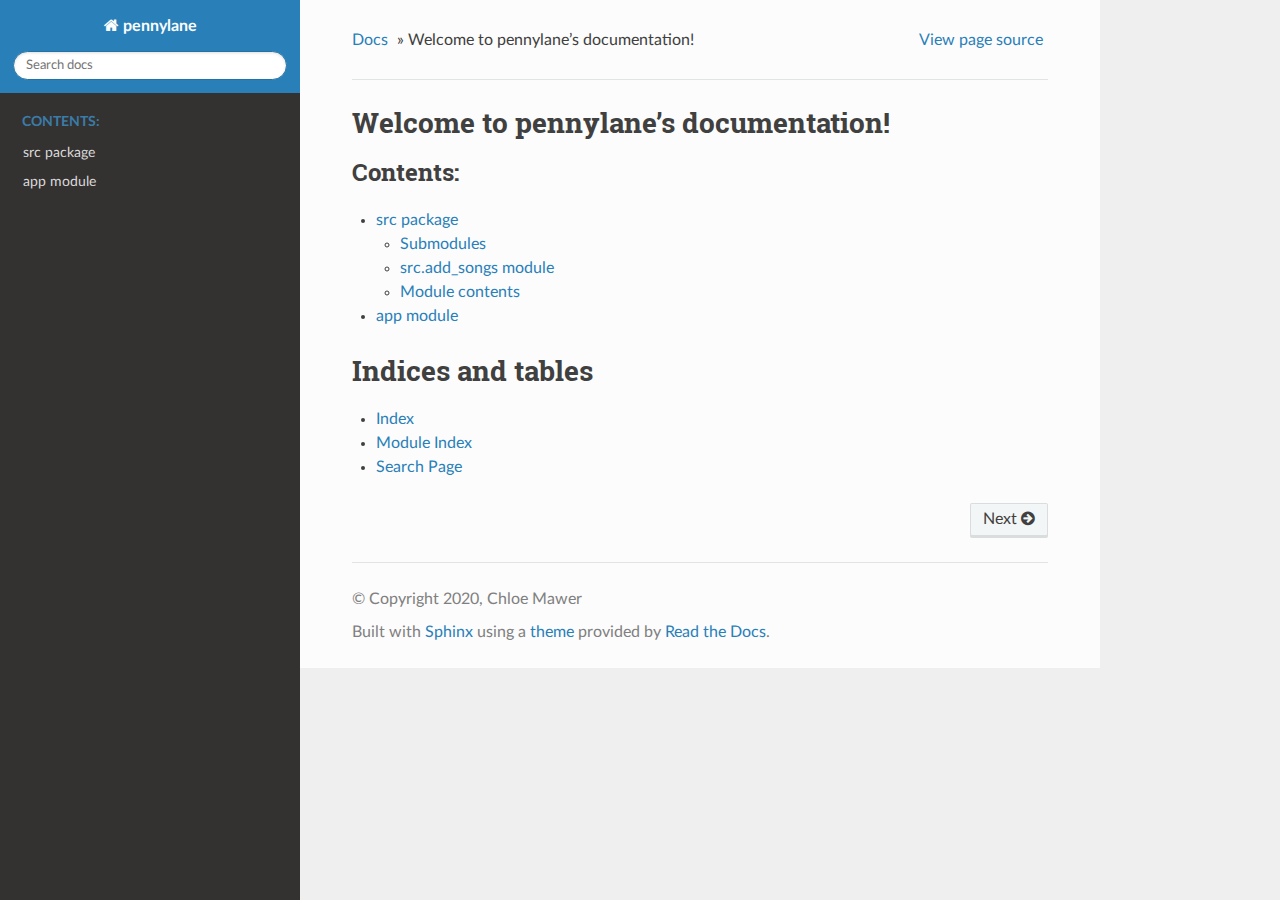
<file: docs/build/html/index.html>
<!DOCTYPE html>
<!--[if IE 8]><html class="no-js lt-ie9" lang="en" > <![endif]-->
<!--[if gt IE 8]><!--> <html class="no-js" lang="en" > <!--<![endif]-->
<head>
  <meta charset="utf-8">
  
  <meta name="viewport" content="width=device-width, initial-scale=1.0">
  
  <title>Welcome to pennylane’s documentation! &mdash; pennylane 0.1 documentation</title>
  

  
  
  
  

  
  <script type="text/javascript" src="_static/js/modernizr.min.js"></script>
  
    
      <script type="text/javascript" id="documentation_options" data-url_root="./" src="_static/documentation_options.js"></script>
        <script src="_static/jquery.js"></script>
        <script src="_static/underscore.js"></script>
        <script src="_static/doctools.js"></script>
        <script src="_static/language_data.js"></script>
    
    <script type="text/javascript" src="_static/js/theme.js"></script>

    

  
  <link rel="stylesheet" href="_static/css/theme.css" type="text/css" />
  <link rel="stylesheet" href="_static/pygments.css" type="text/css" />
    <link rel="index" title="Index" href="genindex.html" />
    <link rel="search" title="Search" href="search.html" />
    <link rel="next" title="src package" href="src.html" /> 
</head>

<body class="wy-body-for-nav">

   
  <div class="wy-grid-for-nav">
    
    <nav data-toggle="wy-nav-shift" class="wy-nav-side">
      <div class="wy-side-scroll">
        <div class="wy-side-nav-search" >
          

          
            <a href="#" class="icon icon-home"> pennylane
          

          
          </a>

          
            
            
          

          
<div role="search">
  <form id="rtd-search-form" class="wy-form" action="search.html" method="get">
    <input type="text" name="q" placeholder="Search docs" />
    <input type="hidden" name="check_keywords" value="yes" />
    <input type="hidden" name="area" value="default" />
  </form>
</div>

          
        </div>

        <div class="wy-menu wy-menu-vertical" data-spy="affix" role="navigation" aria-label="main navigation">
          
            
            
              
            
            
              <p class="caption"><span class="caption-text">Contents:</span></p>
<ul>
<li class="toctree-l1"><a class="reference internal" href="src.html">src package</a></li>
<li class="toctree-l1"><a class="reference internal" href="app.html">app module</a></li>
</ul>

            
          
        </div>
      </div>
    </nav>

    <section data-toggle="wy-nav-shift" class="wy-nav-content-wrap">

      
      <nav class="wy-nav-top" aria-label="top navigation">
        
          <i data-toggle="wy-nav-top" class="fa fa-bars"></i>
          <a href="#">pennylane</a>
        
      </nav>


      <div class="wy-nav-content">
        
        <div class="rst-content">
        
          















<div role="navigation" aria-label="breadcrumbs navigation">

  <ul class="wy-breadcrumbs">
    
      <li><a href="#">Docs</a> &raquo;</li>
        
      <li>Welcome to pennylane’s documentation!</li>
    
    
      <li class="wy-breadcrumbs-aside">
        
            
            <a href="_sources/index.rst.txt" rel="nofollow"> View page source</a>
          
        
      </li>
    
  </ul>

  
  <hr/>
</div>
          <div role="main" class="document" itemscope="itemscope" itemtype="http://schema.org/Article">
           <div itemprop="articleBody">
            
  <div class="section" id="welcome-to-pennylane-s-documentation">
<h1>Welcome to pennylane’s documentation!<a class="headerlink" href="#welcome-to-pennylane-s-documentation" title="Permalink to this headline">¶</a></h1>
<div class="toctree-wrapper compound">
<p class="caption"><span class="caption-text">Contents:</span></p>
<ul>
<li class="toctree-l1"><a class="reference internal" href="src.html">src package</a><ul>
<li class="toctree-l2"><a class="reference internal" href="src.html#submodules">Submodules</a></li>
<li class="toctree-l2"><a class="reference internal" href="src.html#module-src.add_songs">src.add_songs module</a></li>
<li class="toctree-l2"><a class="reference internal" href="src.html#module-src">Module contents</a></li>
</ul>
</li>
<li class="toctree-l1"><a class="reference internal" href="app.html">app module</a></li>
</ul>
</div>
</div>
<div class="section" id="indices-and-tables">
<h1>Indices and tables<a class="headerlink" href="#indices-and-tables" title="Permalink to this headline">¶</a></h1>
<ul class="simple">
<li><p><a class="reference internal" href="genindex.html"><span class="std std-ref">Index</span></a></p></li>
<li><p><a class="reference internal" href="py-modindex.html"><span class="std std-ref">Module Index</span></a></p></li>
<li><p><a class="reference internal" href="search.html"><span class="std std-ref">Search Page</span></a></p></li>
</ul>
</div>


           </div>
           
          </div>
          <footer>
  
    <div class="rst-footer-buttons" role="navigation" aria-label="footer navigation">
      
        <a href="src.html" class="btn btn-neutral float-right" title="src package" accesskey="n" rel="next">Next <span class="fa fa-arrow-circle-right"></span></a>
      
      
    </div>
  

  <hr/>

  <div role="contentinfo">
    <p>
        &copy; Copyright 2020, Chloe Mawer

    </p>
  </div>
  Built with <a href="http://sphinx-doc.org/">Sphinx</a> using a <a href="https://github.com/rtfd/sphinx_rtd_theme">theme</a> provided by <a href="https://readthedocs.org">Read the Docs</a>. 

</footer>

        </div>
      </div>

    </section>

  </div>
  


  <script type="text/javascript">
      jQuery(function () {
          SphinxRtdTheme.Navigation.enable(true);
      });
  </script>

  
  
    
   

</body>
</html>
</file>
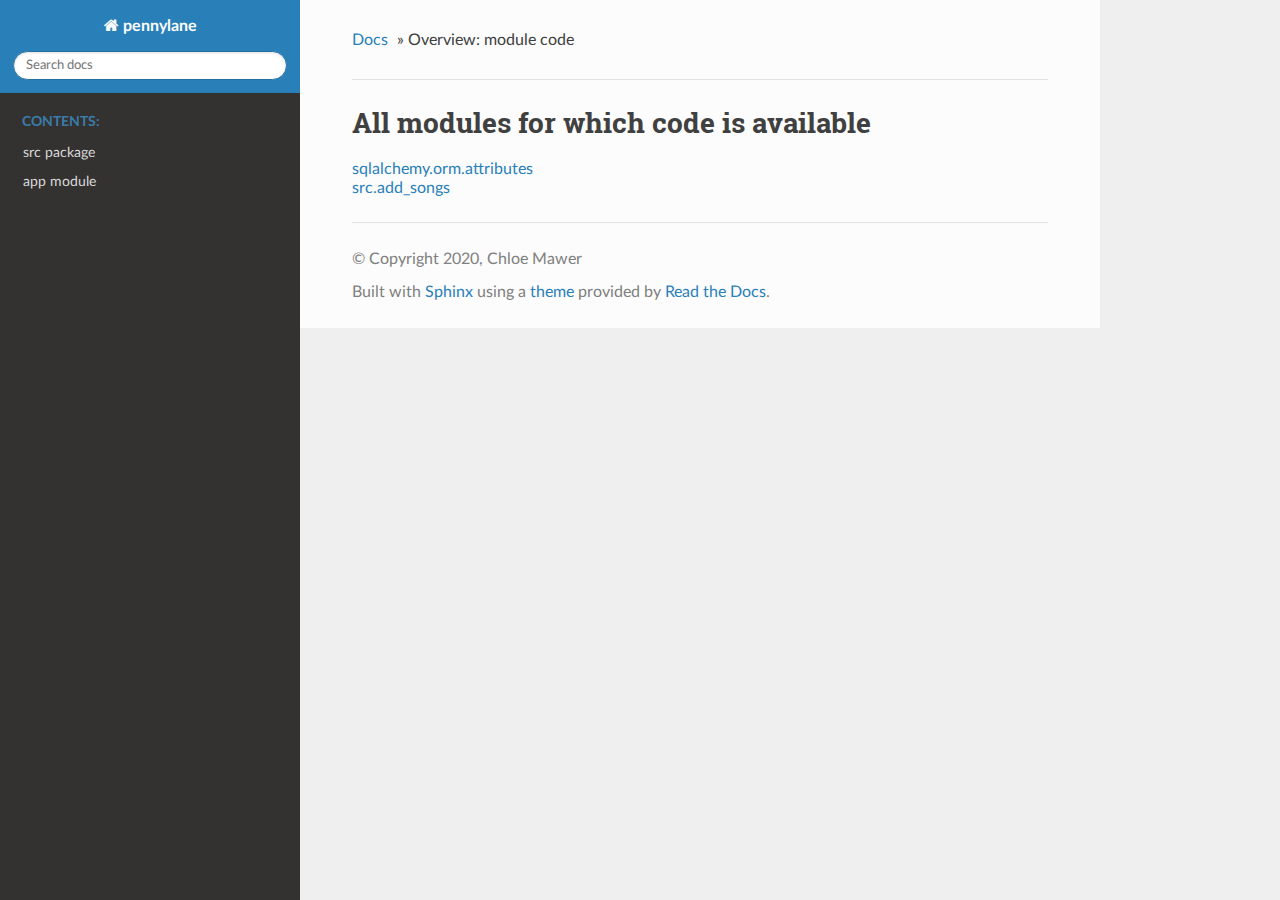
<file: docs/build/html/_modules/index.html>
<!DOCTYPE html>
<!--[if IE 8]><html class="no-js lt-ie9" lang="en" > <![endif]-->
<!--[if gt IE 8]><!--> <html class="no-js" lang="en" > <!--<![endif]-->
<head>
  <meta charset="utf-8">
  
  <meta name="viewport" content="width=device-width, initial-scale=1.0">
  
  <title>Overview: module code &mdash; pennylane 0.1 documentation</title>
  

  
  
  
  

  
  <script type="text/javascript" src="../_static/js/modernizr.min.js"></script>
  
    
      <script type="text/javascript" id="documentation_options" data-url_root="../" src="../_static/documentation_options.js"></script>
        <script src="../_static/jquery.js"></script>
        <script src="../_static/underscore.js"></script>
        <script src="../_static/doctools.js"></script>
        <script src="../_static/language_data.js"></script>
    
    <script type="text/javascript" src="../_static/js/theme.js"></script>

    

  
  <link rel="stylesheet" href="../_static/css/theme.css" type="text/css" />
  <link rel="stylesheet" href="../_static/pygments.css" type="text/css" />
    <link rel="index" title="Index" href="../genindex.html" />
    <link rel="search" title="Search" href="../search.html" /> 
</head>

<body class="wy-body-for-nav">

   
  <div class="wy-grid-for-nav">
    
    <nav data-toggle="wy-nav-shift" class="wy-nav-side">
      <div class="wy-side-scroll">
        <div class="wy-side-nav-search" >
          

          
            <a href="../index.html" class="icon icon-home"> pennylane
          

          
          </a>

          
            
            
          

          
<div role="search">
  <form id="rtd-search-form" class="wy-form" action="../search.html" method="get">
    <input type="text" name="q" placeholder="Search docs" />
    <input type="hidden" name="check_keywords" value="yes" />
    <input type="hidden" name="area" value="default" />
  </form>
</div>

          
        </div>

        <div class="wy-menu wy-menu-vertical" data-spy="affix" role="navigation" aria-label="main navigation">
          
            
            
              
            
            
              <p class="caption"><span class="caption-text">Contents:</span></p>
<ul>
<li class="toctree-l1"><a class="reference internal" href="../src.html">src package</a></li>
<li class="toctree-l1"><a class="reference internal" href="../app.html">app module</a></li>
</ul>

            
          
        </div>
      </div>
    </nav>

    <section data-toggle="wy-nav-shift" class="wy-nav-content-wrap">

      
      <nav class="wy-nav-top" aria-label="top navigation">
        
          <i data-toggle="wy-nav-top" class="fa fa-bars"></i>
          <a href="../index.html">pennylane</a>
        
      </nav>


      <div class="wy-nav-content">
        
        <div class="rst-content">
        
          















<div role="navigation" aria-label="breadcrumbs navigation">

  <ul class="wy-breadcrumbs">
    
      <li><a href="../index.html">Docs</a> &raquo;</li>
        
      <li>Overview: module code</li>
    
    
      <li class="wy-breadcrumbs-aside">
        
      </li>
    
  </ul>

  
  <hr/>
</div>
          <div role="main" class="document" itemscope="itemscope" itemtype="http://schema.org/Article">
           <div itemprop="articleBody">
            
  <h1>All modules for which code is available</h1>
<ul><li><a href="sqlalchemy/orm/attributes.html">sqlalchemy.orm.attributes</a></li>
<li><a href="src/add_songs.html">src.add_songs</a></li>
</ul>

           </div>
           
          </div>
          <footer>
  

  <hr/>

  <div role="contentinfo">
    <p>
        &copy; Copyright 2020, Chloe Mawer

    </p>
  </div>
  Built with <a href="http://sphinx-doc.org/">Sphinx</a> using a <a href="https://github.com/rtfd/sphinx_rtd_theme">theme</a> provided by <a href="https://readthedocs.org">Read the Docs</a>. 

</footer>

        </div>
      </div>

    </section>

  </div>
  


  <script type="text/javascript">
      jQuery(function () {
          SphinxRtdTheme.Navigation.enable(true);
      });
  </script>

  
  
    
   

</body>
</html>
</file>
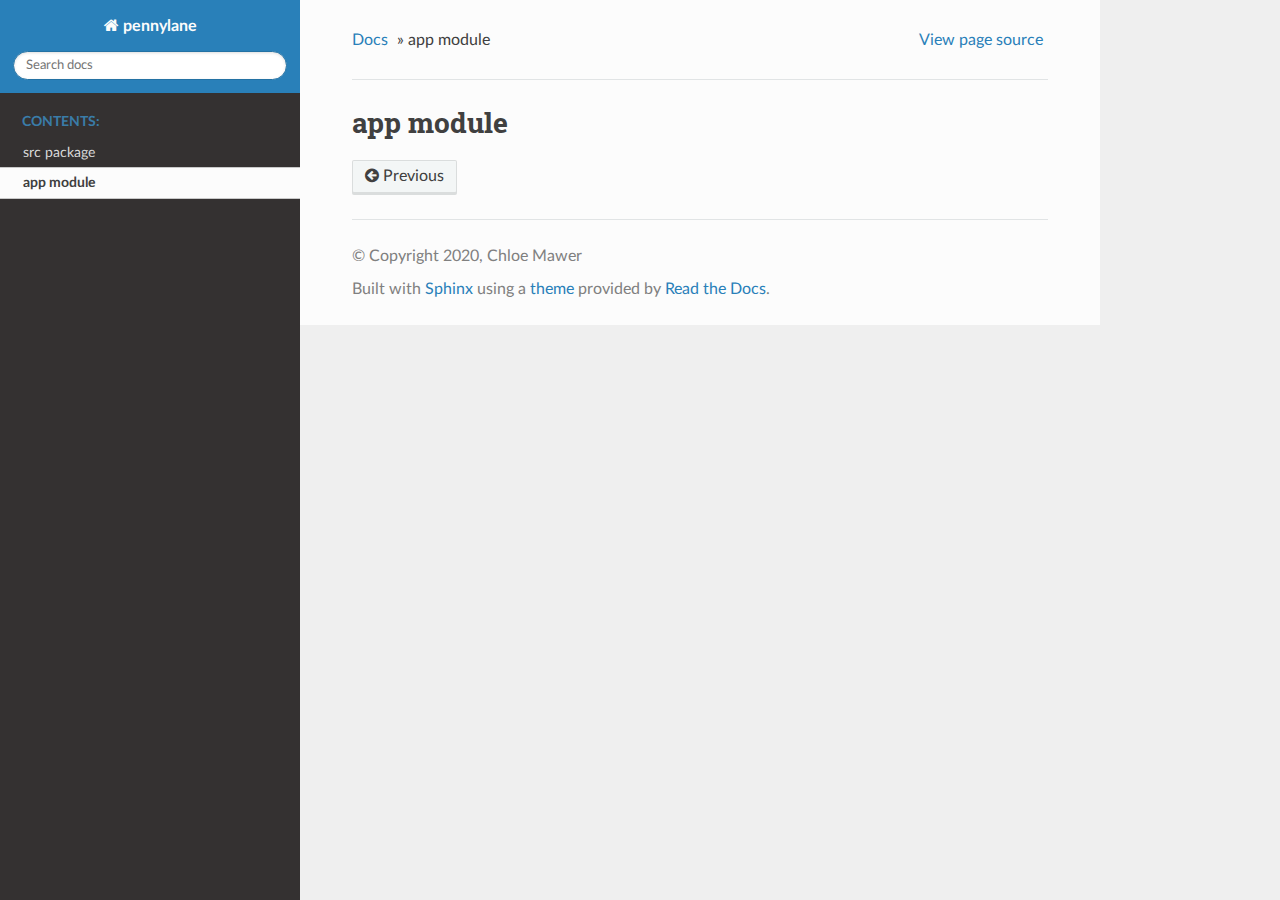
<file: docs/build/html/app.html>
<!DOCTYPE html>
<!--[if IE 8]><html class="no-js lt-ie9" lang="en" > <![endif]-->
<!--[if gt IE 8]><!--> <html class="no-js" lang="en" > <!--<![endif]-->
<head>
  <meta charset="utf-8">
  
  <meta name="viewport" content="width=device-width, initial-scale=1.0">
  
  <title>app module &mdash; pennylane 0.1 documentation</title>
  

  
  
  
  

  
  <script type="text/javascript" src="_static/js/modernizr.min.js"></script>
  
    
      <script type="text/javascript" id="documentation_options" data-url_root="./" src="_static/documentation_options.js"></script>
        <script src="_static/jquery.js"></script>
        <script src="_static/underscore.js"></script>
        <script src="_static/doctools.js"></script>
        <script src="_static/language_data.js"></script>
    
    <script type="text/javascript" src="_static/js/theme.js"></script>

    

  
  <link rel="stylesheet" href="_static/css/theme.css" type="text/css" />
  <link rel="stylesheet" href="_static/pygments.css" type="text/css" />
    <link rel="index" title="Index" href="genindex.html" />
    <link rel="search" title="Search" href="search.html" />
    <link rel="prev" title="src package" href="src.html" /> 
</head>

<body class="wy-body-for-nav">

   
  <div class="wy-grid-for-nav">
    
    <nav data-toggle="wy-nav-shift" class="wy-nav-side">
      <div class="wy-side-scroll">
        <div class="wy-side-nav-search" >
          

          
            <a href="index.html" class="icon icon-home"> pennylane
          

          
          </a>

          
            
            
          

          
<div role="search">
  <form id="rtd-search-form" class="wy-form" action="search.html" method="get">
    <input type="text" name="q" placeholder="Search docs" />
    <input type="hidden" name="check_keywords" value="yes" />
    <input type="hidden" name="area" value="default" />
  </form>
</div>

          
        </div>

        <div class="wy-menu wy-menu-vertical" data-spy="affix" role="navigation" aria-label="main navigation">
          
            
            
              
            
            
              <p class="caption"><span class="caption-text">Contents:</span></p>
<ul class="current">
<li class="toctree-l1"><a class="reference internal" href="src.html">src package</a></li>
<li class="toctree-l1 current"><a class="current reference internal" href="#">app module</a></li>
</ul>

            
          
        </div>
      </div>
    </nav>

    <section data-toggle="wy-nav-shift" class="wy-nav-content-wrap">

      
      <nav class="wy-nav-top" aria-label="top navigation">
        
          <i data-toggle="wy-nav-top" class="fa fa-bars"></i>
          <a href="index.html">pennylane</a>
        
      </nav>


      <div class="wy-nav-content">
        
        <div class="rst-content">
        
          















<div role="navigation" aria-label="breadcrumbs navigation">

  <ul class="wy-breadcrumbs">
    
      <li><a href="index.html">Docs</a> &raquo;</li>
        
      <li>app module</li>
    
    
      <li class="wy-breadcrumbs-aside">
        
            
            <a href="_sources/app.rst.txt" rel="nofollow"> View page source</a>
          
        
      </li>
    
  </ul>

  
  <hr/>
</div>
          <div role="main" class="document" itemscope="itemscope" itemtype="http://schema.org/Article">
           <div itemprop="articleBody">
            
  <div class="section" id="app-module">
<h1>app module<a class="headerlink" href="#app-module" title="Permalink to this headline">¶</a></h1>
</div>


           </div>
           
          </div>
          <footer>
  
    <div class="rst-footer-buttons" role="navigation" aria-label="footer navigation">
      
      
        <a href="src.html" class="btn btn-neutral float-left" title="src package" accesskey="p" rel="prev"><span class="fa fa-arrow-circle-left"></span> Previous</a>
      
    </div>
  

  <hr/>

  <div role="contentinfo">
    <p>
        &copy; Copyright 2020, Chloe Mawer

    </p>
  </div>
  Built with <a href="http://sphinx-doc.org/">Sphinx</a> using a <a href="https://github.com/rtfd/sphinx_rtd_theme">theme</a> provided by <a href="https://readthedocs.org">Read the Docs</a>. 

</footer>

        </div>
      </div>

    </section>

  </div>
  


  <script type="text/javascript">
      jQuery(function () {
          SphinxRtdTheme.Navigation.enable(true);
      });
  </script>

  
  
    
   

</body>
</html>
</file>
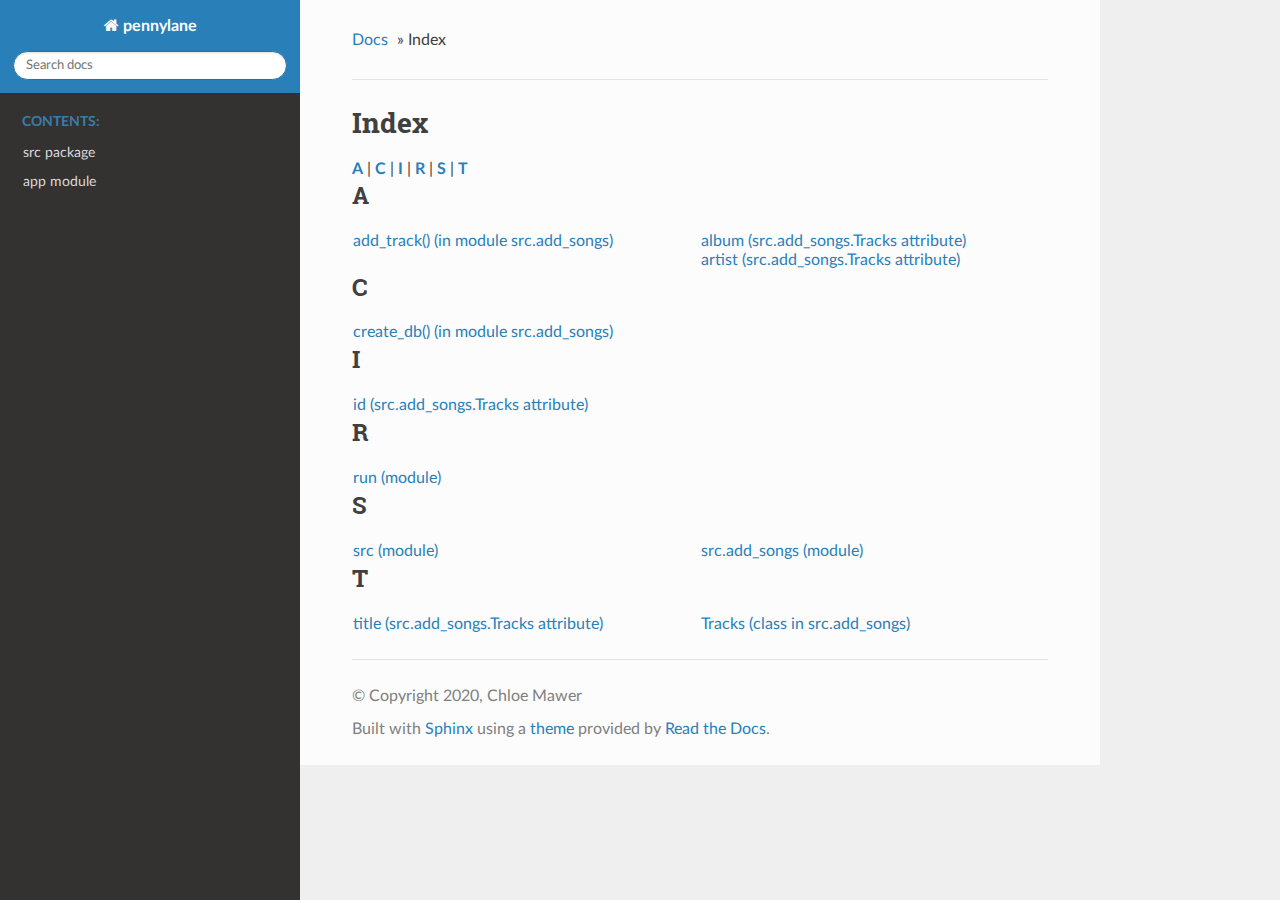
<file: docs/build/html/genindex.html>
<!DOCTYPE html>
<!--[if IE 8]><html class="no-js lt-ie9" lang="en" > <![endif]-->
<!--[if gt IE 8]><!--> <html class="no-js" lang="en" > <!--<![endif]-->
<head>
  <meta charset="utf-8">
  
  <meta name="viewport" content="width=device-width, initial-scale=1.0">
  
  <title>Index &mdash; pennylane 0.1 documentation</title>
  

  
  
  
  

  
  <script type="text/javascript" src="_static/js/modernizr.min.js"></script>
  
    
      <script type="text/javascript" id="documentation_options" data-url_root="./" src="_static/documentation_options.js"></script>
        <script src="_static/jquery.js"></script>
        <script src="_static/underscore.js"></script>
        <script src="_static/doctools.js"></script>
        <script src="_static/language_data.js"></script>
    
    <script type="text/javascript" src="_static/js/theme.js"></script>

    

  
  <link rel="stylesheet" href="_static/css/theme.css" type="text/css" />
  <link rel="stylesheet" href="_static/pygments.css" type="text/css" />
    <link rel="index" title="Index" href="#" />
    <link rel="search" title="Search" href="search.html" /> 
</head>

<body class="wy-body-for-nav">

   
  <div class="wy-grid-for-nav">
    
    <nav data-toggle="wy-nav-shift" class="wy-nav-side">
      <div class="wy-side-scroll">
        <div class="wy-side-nav-search" >
          

          
            <a href="index.html" class="icon icon-home"> pennylane
          

          
          </a>

          
            
            
          

          
<div role="search">
  <form id="rtd-search-form" class="wy-form" action="search.html" method="get">
    <input type="text" name="q" placeholder="Search docs" />
    <input type="hidden" name="check_keywords" value="yes" />
    <input type="hidden" name="area" value="default" />
  </form>
</div>

          
        </div>

        <div class="wy-menu wy-menu-vertical" data-spy="affix" role="navigation" aria-label="main navigation">
          
            
            
              
            
            
              <p class="caption"><span class="caption-text">Contents:</span></p>
<ul>
<li class="toctree-l1"><a class="reference internal" href="src.html">src package</a></li>
<li class="toctree-l1"><a class="reference internal" href="app.html">app module</a></li>
</ul>

            
          
        </div>
      </div>
    </nav>

    <section data-toggle="wy-nav-shift" class="wy-nav-content-wrap">

      
      <nav class="wy-nav-top" aria-label="top navigation">
        
          <i data-toggle="wy-nav-top" class="fa fa-bars"></i>
          <a href="index.html">pennylane</a>
        
      </nav>


      <div class="wy-nav-content">
        
        <div class="rst-content">
        
          















<div role="navigation" aria-label="breadcrumbs navigation">

  <ul class="wy-breadcrumbs">
    
      <li><a href="index.html">Docs</a> &raquo;</li>
        
      <li>Index</li>
    
    
      <li class="wy-breadcrumbs-aside">
        
            
        
      </li>
    
  </ul>

  
  <hr/>
</div>
          <div role="main" class="document" itemscope="itemscope" itemtype="http://schema.org/Article">
           <div itemprop="articleBody">
            

<h1 id="index">Index</h1>

<div class="genindex-jumpbox">
 <a href="#A"><strong>A</strong></a>
 | <a href="#C"><strong>C</strong></a>
 | <a href="#I"><strong>I</strong></a>
 | <a href="#R"><strong>R</strong></a>
 | <a href="#S"><strong>S</strong></a>
 | <a href="#T"><strong>T</strong></a>
 
</div>
<h2 id="A">A</h2>
<table style="width: 100%" class="indextable genindextable"><tr>
  <td style="width: 33%; vertical-align: top;"><ul>
      <li><a href="src.html#src.add_songs.add_track">add_track() (in module src.add_songs)</a>
</li>
  </ul></td>
  <td style="width: 33%; vertical-align: top;"><ul>
      <li><a href="src.html#src.add_songs.Tracks.album">album (src.add_songs.Tracks attribute)</a>
</li>
      <li><a href="src.html#src.add_songs.Tracks.artist">artist (src.add_songs.Tracks attribute)</a>
</li>
  </ul></td>
</tr></table>

<h2 id="C">C</h2>
<table style="width: 100%" class="indextable genindextable"><tr>
  <td style="width: 33%; vertical-align: top;"><ul>
      <li><a href="src.html#src.add_songs.create_db">create_db() (in module src.add_songs)</a>
</li>
  </ul></td>
</tr></table>

<h2 id="I">I</h2>
<table style="width: 100%" class="indextable genindextable"><tr>
  <td style="width: 33%; vertical-align: top;"><ul>
      <li><a href="src.html#src.add_songs.Tracks.id">id (src.add_songs.Tracks attribute)</a>
</li>
  </ul></td>
</tr></table>

<h2 id="R">R</h2>
<table style="width: 100%" class="indextable genindextable"><tr>
  <td style="width: 33%; vertical-align: top;"><ul>
      <li><a href="run.html#module-run">run (module)</a>
</li>
  </ul></td>
</tr></table>

<h2 id="S">S</h2>
<table style="width: 100%" class="indextable genindextable"><tr>
  <td style="width: 33%; vertical-align: top;"><ul>
      <li><a href="src.html#module-src">src (module)</a>
</li>
  </ul></td>
  <td style="width: 33%; vertical-align: top;"><ul>
      <li><a href="src.html#module-src.add_songs">src.add_songs (module)</a>
</li>
  </ul></td>
</tr></table>

<h2 id="T">T</h2>
<table style="width: 100%" class="indextable genindextable"><tr>
  <td style="width: 33%; vertical-align: top;"><ul>
      <li><a href="src.html#src.add_songs.Tracks.title">title (src.add_songs.Tracks attribute)</a>
</li>
  </ul></td>
  <td style="width: 33%; vertical-align: top;"><ul>
      <li><a href="src.html#src.add_songs.Tracks">Tracks (class in src.add_songs)</a>
</li>
  </ul></td>
</tr></table>



           </div>
           
          </div>
          <footer>
  

  <hr/>

  <div role="contentinfo">
    <p>
        &copy; Copyright 2020, Chloe Mawer

    </p>
  </div>
  Built with <a href="http://sphinx-doc.org/">Sphinx</a> using a <a href="https://github.com/rtfd/sphinx_rtd_theme">theme</a> provided by <a href="https://readthedocs.org">Read the Docs</a>. 

</footer>

        </div>
      </div>

    </section>

  </div>
  


  <script type="text/javascript">
      jQuery(function () {
          SphinxRtdTheme.Navigation.enable(true);
      });
  </script>

  
  
    
   

</body>
</html>
</file>
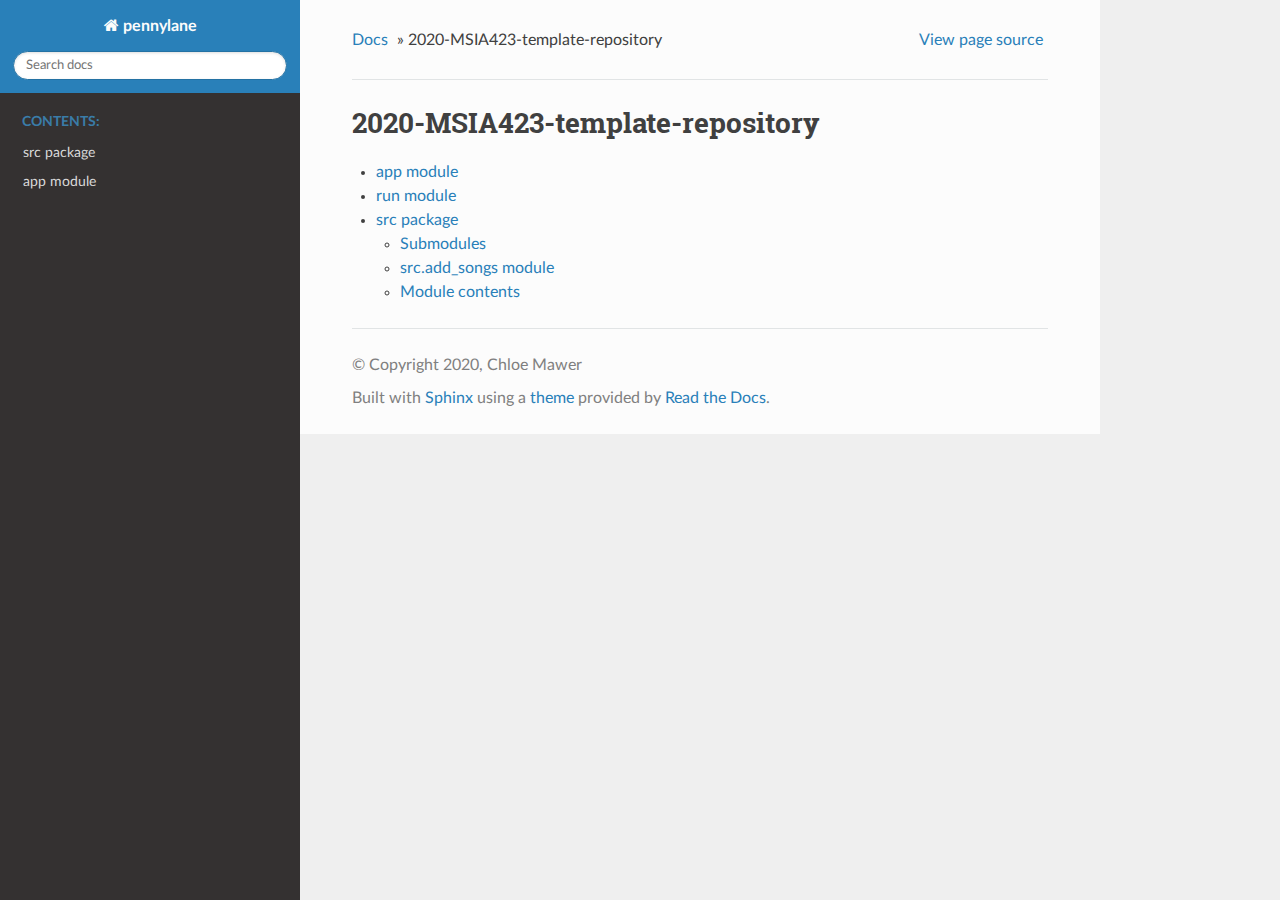
<file: docs/build/html/modules.html>
<!DOCTYPE html>
<!--[if IE 8]><html class="no-js lt-ie9" lang="en" > <![endif]-->
<!--[if gt IE 8]><!--> <html class="no-js" lang="en" > <!--<![endif]-->
<head>
  <meta charset="utf-8">
  
  <meta name="viewport" content="width=device-width, initial-scale=1.0">
  
  <title>2020-MSIA423-template-repository &mdash; pennylane 0.1 documentation</title>
  

  
  
  
  

  
  <script type="text/javascript" src="_static/js/modernizr.min.js"></script>
  
    
      <script type="text/javascript" id="documentation_options" data-url_root="./" src="_static/documentation_options.js"></script>
        <script src="_static/jquery.js"></script>
        <script src="_static/underscore.js"></script>
        <script src="_static/doctools.js"></script>
        <script src="_static/language_data.js"></script>
    
    <script type="text/javascript" src="_static/js/theme.js"></script>

    

  
  <link rel="stylesheet" href="_static/css/theme.css" type="text/css" />
  <link rel="stylesheet" href="_static/pygments.css" type="text/css" />
    <link rel="index" title="Index" href="genindex.html" />
    <link rel="search" title="Search" href="search.html" /> 
</head>

<body class="wy-body-for-nav">

   
  <div class="wy-grid-for-nav">
    
    <nav data-toggle="wy-nav-shift" class="wy-nav-side">
      <div class="wy-side-scroll">
        <div class="wy-side-nav-search" >
          

          
            <a href="index.html" class="icon icon-home"> pennylane
          

          
          </a>

          
            
            
          

          
<div role="search">
  <form id="rtd-search-form" class="wy-form" action="search.html" method="get">
    <input type="text" name="q" placeholder="Search docs" />
    <input type="hidden" name="check_keywords" value="yes" />
    <input type="hidden" name="area" value="default" />
  </form>
</div>

          
        </div>

        <div class="wy-menu wy-menu-vertical" data-spy="affix" role="navigation" aria-label="main navigation">
          
            
            
              
            
            
              <p class="caption"><span class="caption-text">Contents:</span></p>
<ul>
<li class="toctree-l1"><a class="reference internal" href="src.html">src package</a></li>
<li class="toctree-l1"><a class="reference internal" href="app.html">app module</a></li>
</ul>

            
          
        </div>
      </div>
    </nav>

    <section data-toggle="wy-nav-shift" class="wy-nav-content-wrap">

      
      <nav class="wy-nav-top" aria-label="top navigation">
        
          <i data-toggle="wy-nav-top" class="fa fa-bars"></i>
          <a href="index.html">pennylane</a>
        
      </nav>


      <div class="wy-nav-content">
        
        <div class="rst-content">
        
          















<div role="navigation" aria-label="breadcrumbs navigation">

  <ul class="wy-breadcrumbs">
    
      <li><a href="index.html">Docs</a> &raquo;</li>
        
      <li>2020-MSIA423-template-repository</li>
    
    
      <li class="wy-breadcrumbs-aside">
        
            
            <a href="_sources/modules.rst.txt" rel="nofollow"> View page source</a>
          
        
      </li>
    
  </ul>

  
  <hr/>
</div>
          <div role="main" class="document" itemscope="itemscope" itemtype="http://schema.org/Article">
           <div itemprop="articleBody">
            
  <div class="section" id="msia423-template-repository">
<h1>2020-MSIA423-template-repository<a class="headerlink" href="#msia423-template-repository" title="Permalink to this headline">¶</a></h1>
<div class="toctree-wrapper compound">
<ul>
<li class="toctree-l1"><a class="reference internal" href="app.html">app module</a></li>
<li class="toctree-l1"><a class="reference internal" href="run.html">run module</a></li>
<li class="toctree-l1"><a class="reference internal" href="src.html">src package</a><ul>
<li class="toctree-l2"><a class="reference internal" href="src.html#submodules">Submodules</a></li>
<li class="toctree-l2"><a class="reference internal" href="src.html#module-src.add_songs">src.add_songs module</a></li>
<li class="toctree-l2"><a class="reference internal" href="src.html#module-src">Module contents</a></li>
</ul>
</li>
</ul>
</div>
</div>


           </div>
           
          </div>
          <footer>
  

  <hr/>

  <div role="contentinfo">
    <p>
        &copy; Copyright 2020, Chloe Mawer

    </p>
  </div>
  Built with <a href="http://sphinx-doc.org/">Sphinx</a> using a <a href="https://github.com/rtfd/sphinx_rtd_theme">theme</a> provided by <a href="https://readthedocs.org">Read the Docs</a>. 

</footer>

        </div>
      </div>

    </section>

  </div>
  


  <script type="text/javascript">
      jQuery(function () {
          SphinxRtdTheme.Navigation.enable(true);
      });
  </script>

  
  
    
   

</body>
</html>
</file>
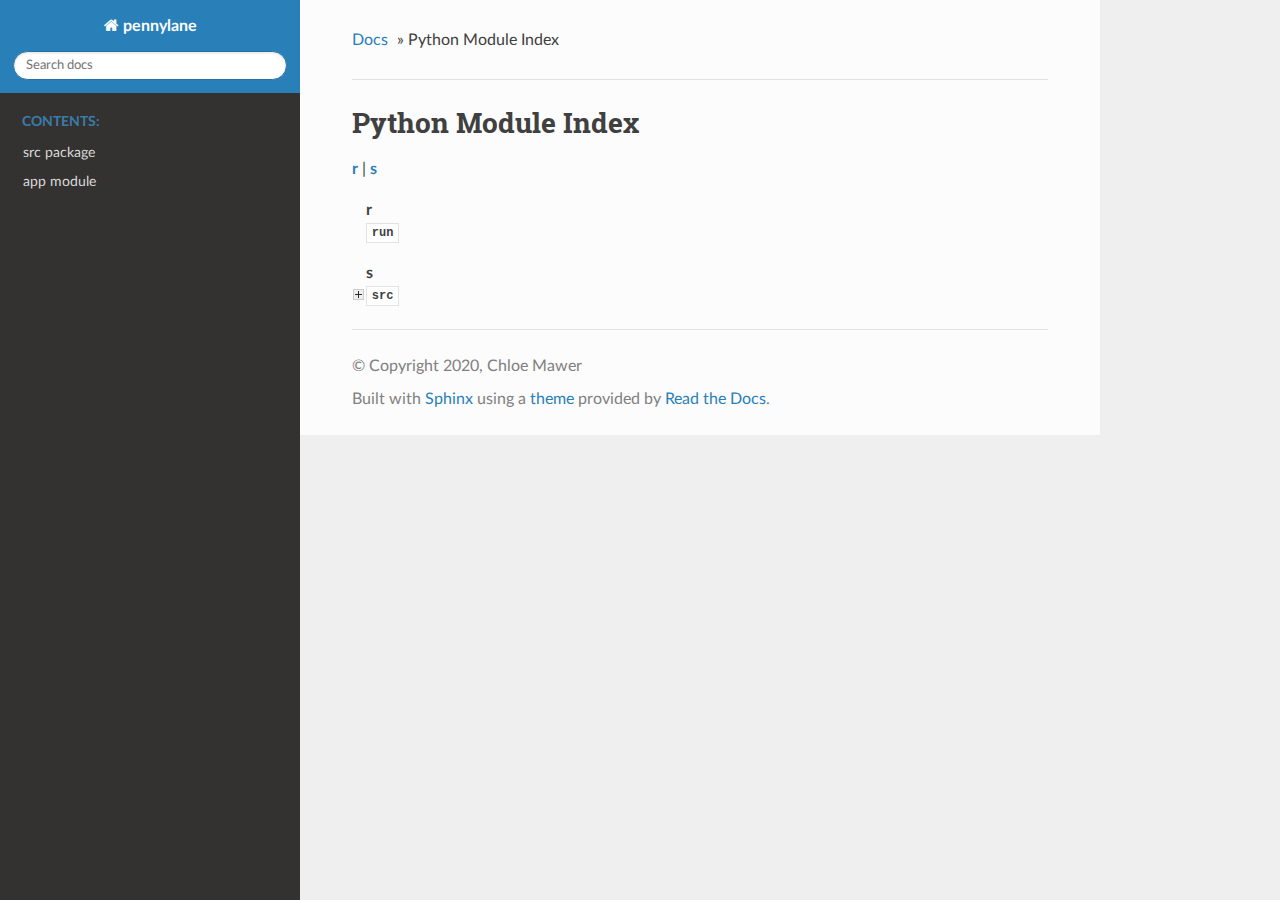
<file: docs/build/html/py-modindex.html>
<!DOCTYPE html>
<!--[if IE 8]><html class="no-js lt-ie9" lang="en" > <![endif]-->
<!--[if gt IE 8]><!--> <html class="no-js" lang="en" > <!--<![endif]-->
<head>
  <meta charset="utf-8">
  
  <meta name="viewport" content="width=device-width, initial-scale=1.0">
  
  <title>Python Module Index &mdash; pennylane 0.1 documentation</title>
  

  
  
  
  

  
  <script type="text/javascript" src="_static/js/modernizr.min.js"></script>
  
    
      <script type="text/javascript" id="documentation_options" data-url_root="./" src="_static/documentation_options.js"></script>
        <script src="_static/jquery.js"></script>
        <script src="_static/underscore.js"></script>
        <script src="_static/doctools.js"></script>
        <script src="_static/language_data.js"></script>
    
    <script type="text/javascript" src="_static/js/theme.js"></script>

    

  
  <link rel="stylesheet" href="_static/css/theme.css" type="text/css" />
  <link rel="stylesheet" href="_static/pygments.css" type="text/css" />
    <link rel="index" title="Index" href="genindex.html" />
    <link rel="search" title="Search" href="search.html" />
 

    <script>
      DOCUMENTATION_OPTIONS.COLLAPSE_INDEX = true;
    </script>


</head>

<body class="wy-body-for-nav">

   
  <div class="wy-grid-for-nav">
    
    <nav data-toggle="wy-nav-shift" class="wy-nav-side">
      <div class="wy-side-scroll">
        <div class="wy-side-nav-search" >
          

          
            <a href="index.html" class="icon icon-home"> pennylane
          

          
          </a>

          
            
            
          

          
<div role="search">
  <form id="rtd-search-form" class="wy-form" action="search.html" method="get">
    <input type="text" name="q" placeholder="Search docs" />
    <input type="hidden" name="check_keywords" value="yes" />
    <input type="hidden" name="area" value="default" />
  </form>
</div>

          
        </div>

        <div class="wy-menu wy-menu-vertical" data-spy="affix" role="navigation" aria-label="main navigation">
          
            
            
              
            
            
              <p class="caption"><span class="caption-text">Contents:</span></p>
<ul>
<li class="toctree-l1"><a class="reference internal" href="src.html">src package</a></li>
<li class="toctree-l1"><a class="reference internal" href="app.html">app module</a></li>
</ul>

            
          
        </div>
      </div>
    </nav>

    <section data-toggle="wy-nav-shift" class="wy-nav-content-wrap">

      
      <nav class="wy-nav-top" aria-label="top navigation">
        
          <i data-toggle="wy-nav-top" class="fa fa-bars"></i>
          <a href="index.html">pennylane</a>
        
      </nav>


      <div class="wy-nav-content">
        
        <div class="rst-content">
        
          















<div role="navigation" aria-label="breadcrumbs navigation">

  <ul class="wy-breadcrumbs">
    
      <li><a href="index.html">Docs</a> &raquo;</li>
        
      <li>Python Module Index</li>
    
    
      <li class="wy-breadcrumbs-aside">
        
      </li>
    
  </ul>

  
  <hr/>
</div>
          <div role="main" class="document" itemscope="itemscope" itemtype="http://schema.org/Article">
           <div itemprop="articleBody">
            

   <h1>Python Module Index</h1>

   <div class="modindex-jumpbox">
   <a href="#cap-r"><strong>r</strong></a> | 
   <a href="#cap-s"><strong>s</strong></a>
   </div>

   <table class="indextable modindextable">
     <tr class="pcap"><td></td><td>&#160;</td><td></td></tr>
     <tr class="cap" id="cap-r"><td></td><td>
       <strong>r</strong></td><td></td></tr>
     <tr>
       <td></td>
       <td>
       <a href="run.html#module-run"><code class="xref">run</code></a></td><td>
       <em></em></td></tr>
     <tr class="pcap"><td></td><td>&#160;</td><td></td></tr>
     <tr class="cap" id="cap-s"><td></td><td>
       <strong>s</strong></td><td></td></tr>
     <tr>
       <td><img src="_static/minus.png" class="toggler"
              id="toggle-1" style="display: none" alt="-" /></td>
       <td>
       <a href="src.html#module-src"><code class="xref">src</code></a></td><td>
       <em></em></td></tr>
     <tr class="cg-1">
       <td></td>
       <td>&#160;&#160;&#160;
       <a href="src.html#module-src.add_songs"><code class="xref">src.add_songs</code></a></td><td>
       <em></em></td></tr>
   </table>


           </div>
           
          </div>
          <footer>
  

  <hr/>

  <div role="contentinfo">
    <p>
        &copy; Copyright 2020, Chloe Mawer

    </p>
  </div>
  Built with <a href="http://sphinx-doc.org/">Sphinx</a> using a <a href="https://github.com/rtfd/sphinx_rtd_theme">theme</a> provided by <a href="https://readthedocs.org">Read the Docs</a>. 

</footer>

        </div>
      </div>

    </section>

  </div>
  


  <script type="text/javascript">
      jQuery(function () {
          SphinxRtdTheme.Navigation.enable(true);
      });
  </script>

  
  
    
   

</body>
</html>
</file>
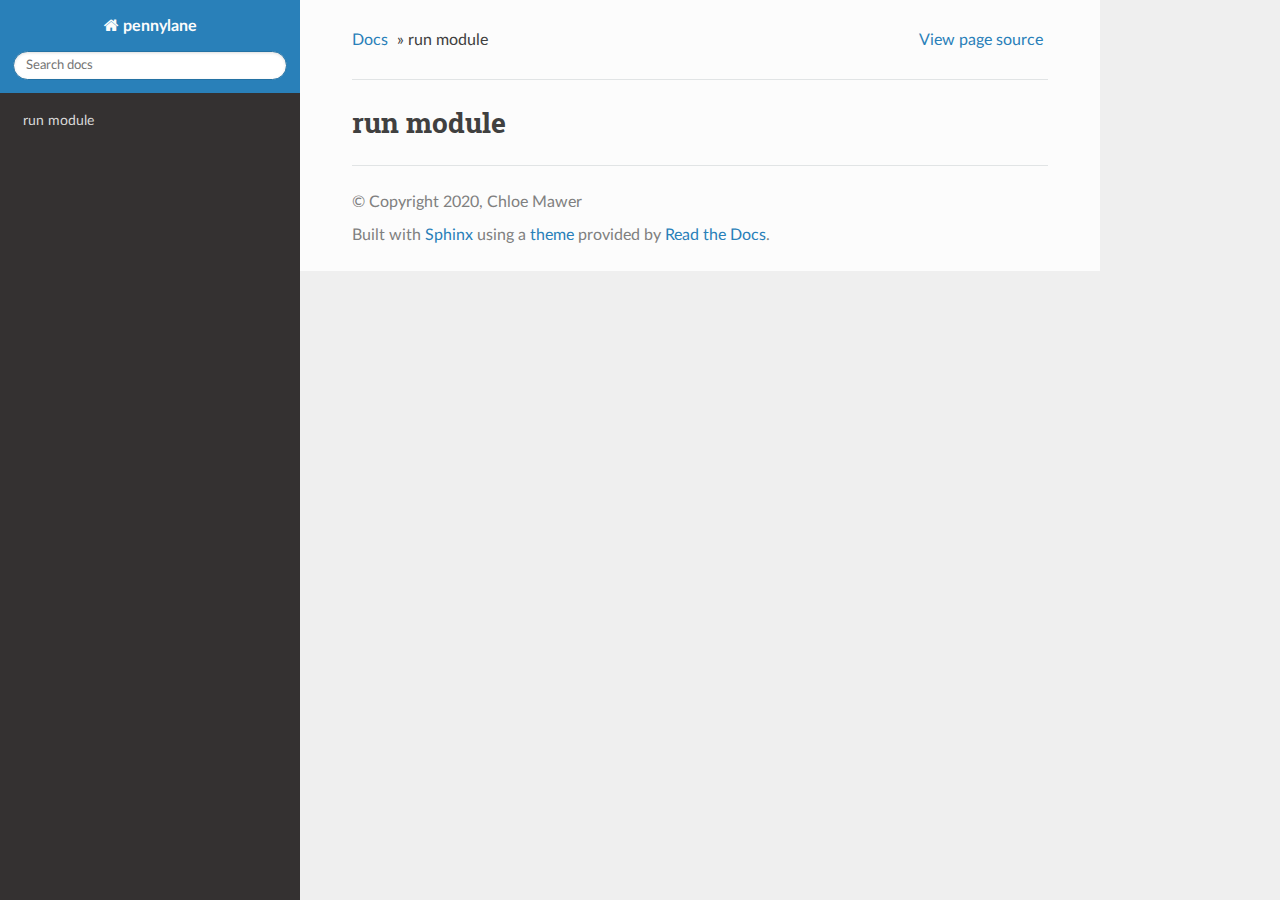
<file: docs/build/html/run.html>
<!DOCTYPE html>
<!--[if IE 8]><html class="no-js lt-ie9" lang="en" > <![endif]-->
<!--[if gt IE 8]><!--> <html class="no-js" lang="en" > <!--<![endif]-->
<head>
  <meta charset="utf-8">
  
  <meta name="viewport" content="width=device-width, initial-scale=1.0">
  
  <title>run module &mdash; pennylane 0.1 documentation</title>
  

  
  
  
  

  
  <script type="text/javascript" src="_static/js/modernizr.min.js"></script>
  
    
      <script type="text/javascript" id="documentation_options" data-url_root="./" src="_static/documentation_options.js"></script>
        <script src="_static/jquery.js"></script>
        <script src="_static/underscore.js"></script>
        <script src="_static/doctools.js"></script>
        <script src="_static/language_data.js"></script>
    
    <script type="text/javascript" src="_static/js/theme.js"></script>

    

  
  <link rel="stylesheet" href="_static/css/theme.css" type="text/css" />
  <link rel="stylesheet" href="_static/pygments.css" type="text/css" />
    <link rel="index" title="Index" href="genindex.html" />
    <link rel="search" title="Search" href="search.html" /> 
</head>

<body class="wy-body-for-nav">

   
  <div class="wy-grid-for-nav">
    
    <nav data-toggle="wy-nav-shift" class="wy-nav-side">
      <div class="wy-side-scroll">
        <div class="wy-side-nav-search" >
          

          
            <a href="index.html" class="icon icon-home"> pennylane
          

          
          </a>

          
            
            
          

          
<div role="search">
  <form id="rtd-search-form" class="wy-form" action="search.html" method="get">
    <input type="text" name="q" placeholder="Search docs" />
    <input type="hidden" name="check_keywords" value="yes" />
    <input type="hidden" name="area" value="default" />
  </form>
</div>

          
        </div>

        <div class="wy-menu wy-menu-vertical" data-spy="affix" role="navigation" aria-label="main navigation">
          
            
            
              
            
            
              <!-- Local TOC -->
              <div class="local-toc"><ul>
<li><a class="reference internal" href="#">run module</a></li>
</ul>
</div>
            
          
        </div>
      </div>
    </nav>

    <section data-toggle="wy-nav-shift" class="wy-nav-content-wrap">

      
      <nav class="wy-nav-top" aria-label="top navigation">
        
          <i data-toggle="wy-nav-top" class="fa fa-bars"></i>
          <a href="index.html">pennylane</a>
        
      </nav>


      <div class="wy-nav-content">
        
        <div class="rst-content">
        
          















<div role="navigation" aria-label="breadcrumbs navigation">

  <ul class="wy-breadcrumbs">
    
      <li><a href="index.html">Docs</a> &raquo;</li>
        
      <li>run module</li>
    
    
      <li class="wy-breadcrumbs-aside">
        
            
            <a href="_sources/run.rst.txt" rel="nofollow"> View page source</a>
          
        
      </li>
    
  </ul>

  
  <hr/>
</div>
          <div role="main" class="document" itemscope="itemscope" itemtype="http://schema.org/Article">
           <div itemprop="articleBody">
            
  <div class="section" id="module-run">
<span id="run-module"></span><h1>run module<a class="headerlink" href="#module-run" title="Permalink to this headline">¶</a></h1>
</div>


           </div>
           
          </div>
          <footer>
  

  <hr/>

  <div role="contentinfo">
    <p>
        &copy; Copyright 2020, Chloe Mawer

    </p>
  </div>
  Built with <a href="http://sphinx-doc.org/">Sphinx</a> using a <a href="https://github.com/rtfd/sphinx_rtd_theme">theme</a> provided by <a href="https://readthedocs.org">Read the Docs</a>. 

</footer>

        </div>
      </div>

    </section>

  </div>
  


  <script type="text/javascript">
      jQuery(function () {
          SphinxRtdTheme.Navigation.enable(true);
      });
  </script>

  
  
    
   

</body>
</html>
</file>
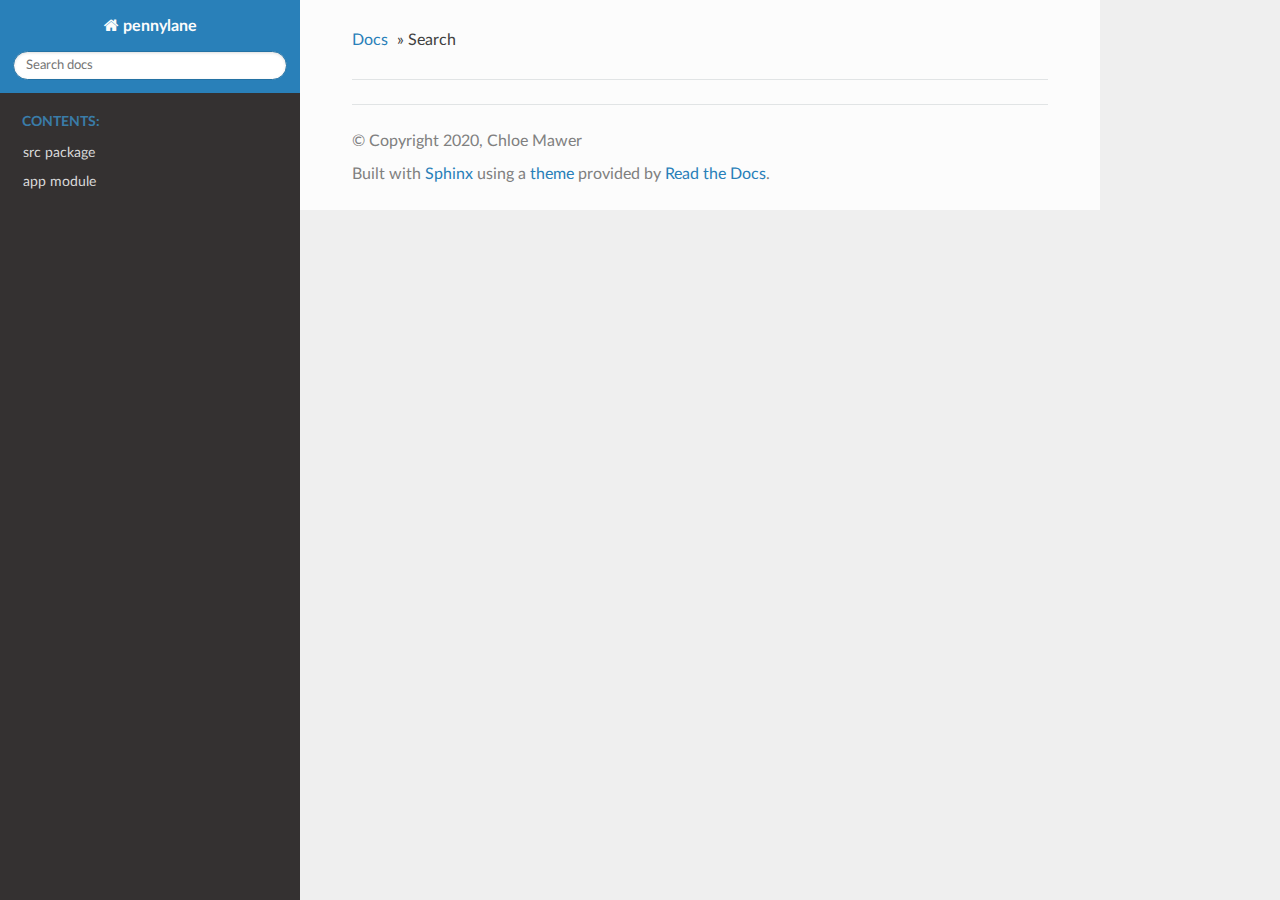
<file: docs/build/html/search.html>
<!DOCTYPE html>
<!--[if IE 8]><html class="no-js lt-ie9" lang="en" > <![endif]-->
<!--[if gt IE 8]><!--> <html class="no-js" lang="en" > <!--<![endif]-->
<head>
  <meta charset="utf-8">
  
  <meta name="viewport" content="width=device-width, initial-scale=1.0">
  
  <title>Search &mdash; pennylane 0.1 documentation</title>
  

  
  
  
  

  
  <script type="text/javascript" src="_static/js/modernizr.min.js"></script>
  
    
      <script type="text/javascript" id="documentation_options" data-url_root="./" src="_static/documentation_options.js"></script>
        <script src="_static/jquery.js"></script>
        <script src="_static/underscore.js"></script>
        <script src="_static/doctools.js"></script>
        <script src="_static/language_data.js"></script>
        <script src="_static/searchtools.js"></script>
    
    <script type="text/javascript" src="_static/js/theme.js"></script>

    

  
  <link rel="stylesheet" href="_static/css/theme.css" type="text/css" />
  <link rel="stylesheet" href="_static/pygments.css" type="text/css" />
    <link rel="index" title="Index" href="genindex.html" />
    <link rel="search" title="Search" href="#" /> 
</head>

<body class="wy-body-for-nav">

   
  <div class="wy-grid-for-nav">
    
    <nav data-toggle="wy-nav-shift" class="wy-nav-side">
      <div class="wy-side-scroll">
        <div class="wy-side-nav-search" >
          

          
            <a href="index.html" class="icon icon-home"> pennylane
          

          
          </a>

          
            
            
          

          
<div role="search">
  <form id="rtd-search-form" class="wy-form" action="#" method="get">
    <input type="text" name="q" placeholder="Search docs" />
    <input type="hidden" name="check_keywords" value="yes" />
    <input type="hidden" name="area" value="default" />
  </form>
</div>

          
        </div>

        <div class="wy-menu wy-menu-vertical" data-spy="affix" role="navigation" aria-label="main navigation">
          
            
            
              
            
            
              <p class="caption"><span class="caption-text">Contents:</span></p>
<ul>
<li class="toctree-l1"><a class="reference internal" href="src.html">src package</a></li>
<li class="toctree-l1"><a class="reference internal" href="app.html">app module</a></li>
</ul>

            
          
        </div>
      </div>
    </nav>

    <section data-toggle="wy-nav-shift" class="wy-nav-content-wrap">

      
      <nav class="wy-nav-top" aria-label="top navigation">
        
          <i data-toggle="wy-nav-top" class="fa fa-bars"></i>
          <a href="index.html">pennylane</a>
        
      </nav>


      <div class="wy-nav-content">
        
        <div class="rst-content">
        
          















<div role="navigation" aria-label="breadcrumbs navigation">

  <ul class="wy-breadcrumbs">
    
      <li><a href="index.html">Docs</a> &raquo;</li>
        
      <li>Search</li>
    
    
      <li class="wy-breadcrumbs-aside">
        
            
        
      </li>
    
  </ul>

  
  <hr/>
</div>
          <div role="main" class="document" itemscope="itemscope" itemtype="http://schema.org/Article">
           <div itemprop="articleBody">
            
  <noscript>
  <div id="fallback" class="admonition warning">
    <p class="last">
      Please activate JavaScript to enable the search
      functionality.
    </p>
  </div>
  </noscript>

  
  <div id="search-results">
  
  </div>

           </div>
           
          </div>
          <footer>
  

  <hr/>

  <div role="contentinfo">
    <p>
        &copy; Copyright 2020, Chloe Mawer

    </p>
  </div>
  Built with <a href="http://sphinx-doc.org/">Sphinx</a> using a <a href="https://github.com/rtfd/sphinx_rtd_theme">theme</a> provided by <a href="https://readthedocs.org">Read the Docs</a>. 

</footer>

        </div>
      </div>

    </section>

  </div>
  


  <script type="text/javascript">
      jQuery(function () {
          SphinxRtdTheme.Navigation.enable(true);
      });
  </script>

  
  
    
  
  <script type="text/javascript">
    jQuery(function() { Search.loadIndex("searchindex.js"); });
  </script>
  
  <script type="text/javascript" id="searchindexloader"></script>
   


</body>
</html>
</file>
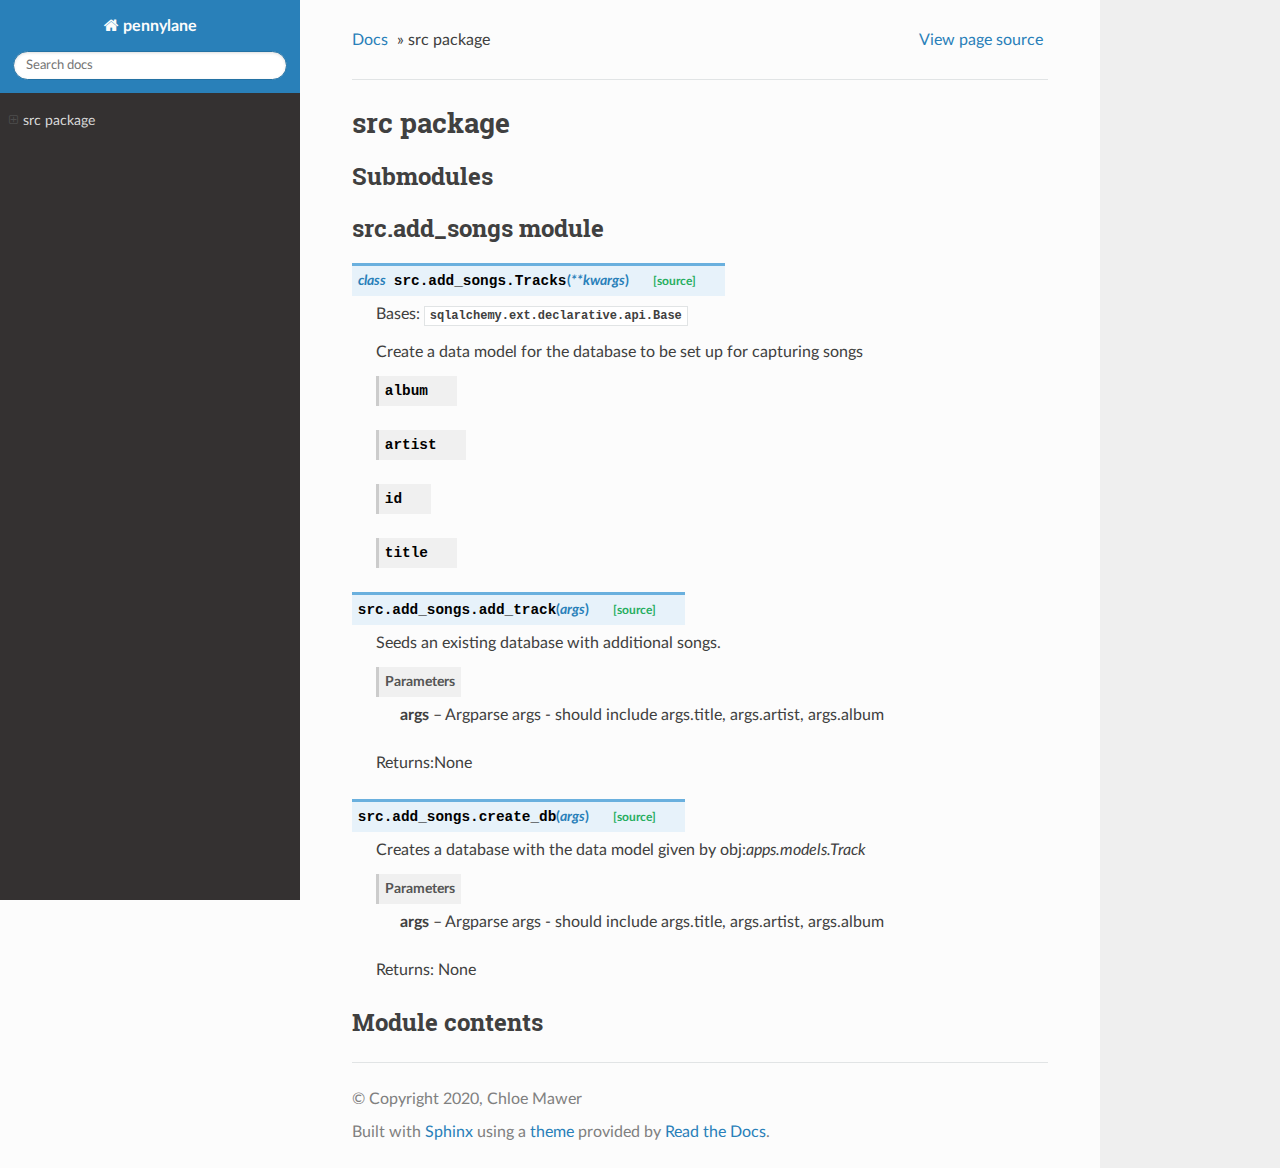
<file: docs/build/html/src.html>
<!DOCTYPE html>
<!--[if IE 8]><html class="no-js lt-ie9" lang="en" > <![endif]-->
<!--[if gt IE 8]><!--> <html class="no-js" lang="en" > <!--<![endif]-->
<head>
  <meta charset="utf-8">
  
  <meta name="viewport" content="width=device-width, initial-scale=1.0">
  
  <title>src package &mdash; pennylane 0.1 documentation</title>
  

  
  
  
  

  
  <script type="text/javascript" src="_static/js/modernizr.min.js"></script>
  
    
      <script type="text/javascript" id="documentation_options" data-url_root="./" src="_static/documentation_options.js"></script>
        <script src="_static/jquery.js"></script>
        <script src="_static/underscore.js"></script>
        <script src="_static/doctools.js"></script>
        <script src="_static/language_data.js"></script>
    
    <script type="text/javascript" src="_static/js/theme.js"></script>

    

  
  <link rel="stylesheet" href="_static/css/theme.css" type="text/css" />
  <link rel="stylesheet" href="_static/pygments.css" type="text/css" />
    <link rel="index" title="Index" href="genindex.html" />
    <link rel="search" title="Search" href="search.html" /> 
</head>

<body class="wy-body-for-nav">

   
  <div class="wy-grid-for-nav">
    
    <nav data-toggle="wy-nav-shift" class="wy-nav-side">
      <div class="wy-side-scroll">
        <div class="wy-side-nav-search" >
          

          
            <a href="index.html" class="icon icon-home"> pennylane
          

          
          </a>

          
            
            
          

          
<div role="search">
  <form id="rtd-search-form" class="wy-form" action="search.html" method="get">
    <input type="text" name="q" placeholder="Search docs" />
    <input type="hidden" name="check_keywords" value="yes" />
    <input type="hidden" name="area" value="default" />
  </form>
</div>

          
        </div>

        <div class="wy-menu wy-menu-vertical" data-spy="affix" role="navigation" aria-label="main navigation">
          
            
            
              
            
            
              <!-- Local TOC -->
              <div class="local-toc"><ul>
<li><a class="reference internal" href="#">src package</a><ul>
<li><a class="reference internal" href="#submodules">Submodules</a></li>
<li><a class="reference internal" href="#module-src.add_songs">src.add_songs module</a></li>
<li><a class="reference internal" href="#module-src">Module contents</a></li>
</ul>
</li>
</ul>
</div>
            
          
        </div>
      </div>
    </nav>

    <section data-toggle="wy-nav-shift" class="wy-nav-content-wrap">

      
      <nav class="wy-nav-top" aria-label="top navigation">
        
          <i data-toggle="wy-nav-top" class="fa fa-bars"></i>
          <a href="index.html">pennylane</a>
        
      </nav>


      <div class="wy-nav-content">
        
        <div class="rst-content">
        
          















<div role="navigation" aria-label="breadcrumbs navigation">

  <ul class="wy-breadcrumbs">
    
      <li><a href="index.html">Docs</a> &raquo;</li>
        
      <li>src package</li>
    
    
      <li class="wy-breadcrumbs-aside">
        
            
            <a href="_sources/src.rst.txt" rel="nofollow"> View page source</a>
          
        
      </li>
    
  </ul>

  
  <hr/>
</div>
          <div role="main" class="document" itemscope="itemscope" itemtype="http://schema.org/Article">
           <div itemprop="articleBody">
            
  <div class="section" id="src-package">
<h1>src package<a class="headerlink" href="#src-package" title="Permalink to this headline">¶</a></h1>
<div class="section" id="submodules">
<h2>Submodules<a class="headerlink" href="#submodules" title="Permalink to this headline">¶</a></h2>
</div>
<div class="section" id="module-src.add_songs">
<span id="src-add-songs-module"></span><h2>src.add_songs module<a class="headerlink" href="#module-src.add_songs" title="Permalink to this headline">¶</a></h2>
<dl class="class">
<dt id="src.add_songs.Tracks">
<em class="property">class </em><code class="sig-prename descclassname">src.add_songs.</code><code class="sig-name descname">Tracks</code><span class="sig-paren">(</span><em class="sig-param">**kwargs</em><span class="sig-paren">)</span><a class="reference internal" href="_modules/src/add_songs.html#Tracks"><span class="viewcode-link">[source]</span></a><a class="headerlink" href="#src.add_songs.Tracks" title="Permalink to this definition">¶</a></dt>
<dd><p>Bases: <code class="xref py py-class docutils literal notranslate"><span class="pre">sqlalchemy.ext.declarative.api.Base</span></code></p>
<p>Create a data model for the database to be set up for capturing songs</p>
<dl class="attribute">
<dt id="src.add_songs.Tracks.album">
<code class="sig-name descname">album</code><a class="headerlink" href="#src.add_songs.Tracks.album" title="Permalink to this definition">¶</a></dt>
<dd></dd></dl>

<dl class="attribute">
<dt id="src.add_songs.Tracks.artist">
<code class="sig-name descname">artist</code><a class="headerlink" href="#src.add_songs.Tracks.artist" title="Permalink to this definition">¶</a></dt>
<dd></dd></dl>

<dl class="attribute">
<dt id="src.add_songs.Tracks.id">
<code class="sig-name descname">id</code><a class="headerlink" href="#src.add_songs.Tracks.id" title="Permalink to this definition">¶</a></dt>
<dd></dd></dl>

<dl class="attribute">
<dt id="src.add_songs.Tracks.title">
<code class="sig-name descname">title</code><a class="headerlink" href="#src.add_songs.Tracks.title" title="Permalink to this definition">¶</a></dt>
<dd></dd></dl>

</dd></dl>

<dl class="function">
<dt id="src.add_songs.add_track">
<code class="sig-prename descclassname">src.add_songs.</code><code class="sig-name descname">add_track</code><span class="sig-paren">(</span><em class="sig-param">args</em><span class="sig-paren">)</span><a class="reference internal" href="_modules/src/add_songs.html#add_track"><span class="viewcode-link">[source]</span></a><a class="headerlink" href="#src.add_songs.add_track" title="Permalink to this definition">¶</a></dt>
<dd><p>Seeds an existing database with additional songs.</p>
<dl class="field-list simple">
<dt class="field-odd">Parameters</dt>
<dd class="field-odd"><p><strong>args</strong> – Argparse args - should include args.title, args.artist, args.album</p>
</dd>
</dl>
<p>Returns:None</p>
</dd></dl>

<dl class="function">
<dt id="src.add_songs.create_db">
<code class="sig-prename descclassname">src.add_songs.</code><code class="sig-name descname">create_db</code><span class="sig-paren">(</span><em class="sig-param">args</em><span class="sig-paren">)</span><a class="reference internal" href="_modules/src/add_songs.html#create_db"><span class="viewcode-link">[source]</span></a><a class="headerlink" href="#src.add_songs.create_db" title="Permalink to this definition">¶</a></dt>
<dd><p>Creates a database with the data model given by obj:<cite>apps.models.Track</cite></p>
<dl class="field-list simple">
<dt class="field-odd">Parameters</dt>
<dd class="field-odd"><p><strong>args</strong> – Argparse args - should include args.title, args.artist, args.album</p>
</dd>
</dl>
<p>Returns: None</p>
</dd></dl>

</div>
<div class="section" id="module-src">
<span id="module-contents"></span><h2>Module contents<a class="headerlink" href="#module-src" title="Permalink to this headline">¶</a></h2>
</div>
</div>


           </div>
           
          </div>
          <footer>
  

  <hr/>

  <div role="contentinfo">
    <p>
        &copy; Copyright 2020, Chloe Mawer

    </p>
  </div>
  Built with <a href="http://sphinx-doc.org/">Sphinx</a> using a <a href="https://github.com/rtfd/sphinx_rtd_theme">theme</a> provided by <a href="https://readthedocs.org">Read the Docs</a>. 

</footer>

        </div>
      </div>

    </section>

  </div>
  


  <script type="text/javascript">
      jQuery(function () {
          SphinxRtdTheme.Navigation.enable(true);
      });
  </script>

  
  
    
   

</body>
</html>
</file>
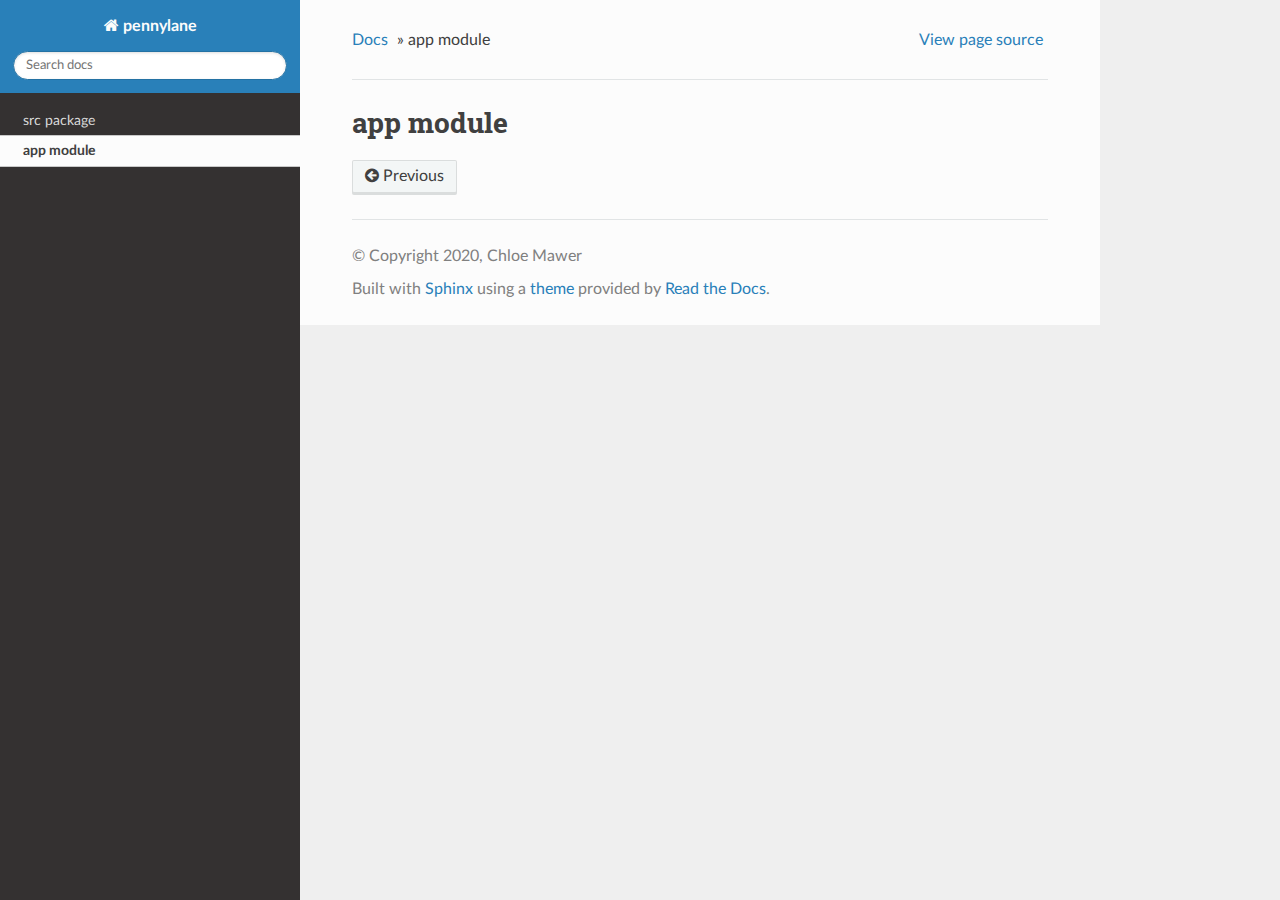
<file: docs/build/html/model/app.html>
<!DOCTYPE html>
<!--[if IE 8]><html class="no-js lt-ie9" lang="en" > <![endif]-->
<!--[if gt IE 8]><!--> <html class="no-js" lang="en" > <!--<![endif]-->
<head>
  <meta charset="utf-8">
  
  <meta name="viewport" content="width=device-width, initial-scale=1.0">
  
  <title>app module &mdash; pennylane 0.1 documentation</title>
  

  
  
  
  

  
  <script type="text/javascript" src="../_static/js/modernizr.min.js"></script>
  
    
      <script type="text/javascript" id="documentation_options" data-url_root="../" src="../_static/documentation_options.js"></script>
        <script src="../_static/jquery.js"></script>
        <script src="../_static/underscore.js"></script>
        <script src="../_static/doctools.js"></script>
        <script src="../_static/language_data.js"></script>
    
    <script type="text/javascript" src="../_static/js/theme.js"></script>

    

  
  <link rel="stylesheet" href="../_static/css/theme.css" type="text/css" />
  <link rel="stylesheet" href="../_static/pygments.css" type="text/css" />
    <link rel="index" title="Index" href="../genindex.html" />
    <link rel="search" title="Search" href="../search.html" />
    <link rel="prev" title="src package" href="src/src.html" /> 
</head>

<body class="wy-body-for-nav">

   
  <div class="wy-grid-for-nav">
    
    <nav data-toggle="wy-nav-shift" class="wy-nav-side">
      <div class="wy-side-scroll">
        <div class="wy-side-nav-search" >
          

          
            <a href="../index.html" class="icon icon-home"> pennylane
          

          
          </a>

          
            
            
          

          
<div role="search">
  <form id="rtd-search-form" class="wy-form" action="../search.html" method="get">
    <input type="text" name="q" placeholder="Search docs" />
    <input type="hidden" name="check_keywords" value="yes" />
    <input type="hidden" name="area" value="default" />
  </form>
</div>

          
        </div>

        <div class="wy-menu wy-menu-vertical" data-spy="affix" role="navigation" aria-label="main navigation">
          
            
            
              
            
            
              <ul class="current">
<li class="toctree-l1"><a class="reference internal" href="src/src.html">src package</a></li>
<li class="toctree-l1 current"><a class="current reference internal" href="#">app module</a></li>
</ul>

            
          
        </div>
      </div>
    </nav>

    <section data-toggle="wy-nav-shift" class="wy-nav-content-wrap">

      
      <nav class="wy-nav-top" aria-label="top navigation">
        
          <i data-toggle="wy-nav-top" class="fa fa-bars"></i>
          <a href="../index.html">pennylane</a>
        
      </nav>


      <div class="wy-nav-content">
        
        <div class="rst-content">
        
          















<div role="navigation" aria-label="breadcrumbs navigation">

  <ul class="wy-breadcrumbs">
    
      <li><a href="../index.html">Docs</a> &raquo;</li>
        
      <li>app module</li>
    
    
      <li class="wy-breadcrumbs-aside">
        
            
            <a href="../_sources/model/app.rst.txt" rel="nofollow"> View page source</a>
          
        
      </li>
    
  </ul>

  
  <hr/>
</div>
          <div role="main" class="document" itemscope="itemscope" itemtype="http://schema.org/Article">
           <div itemprop="articleBody">
            
  <div class="section" id="app-module">
<h1>app module<a class="headerlink" href="#app-module" title="Permalink to this headline">¶</a></h1>
</div>


           </div>
           
          </div>
          <footer>
  
    <div class="rst-footer-buttons" role="navigation" aria-label="footer navigation">
      
      
        <a href="src/src.html" class="btn btn-neutral float-left" title="src package" accesskey="p" rel="prev"><span class="fa fa-arrow-circle-left"></span> Previous</a>
      
    </div>
  

  <hr/>

  <div role="contentinfo">
    <p>
        &copy; Copyright 2020, Chloe Mawer

    </p>
  </div>
  Built with <a href="http://sphinx-doc.org/">Sphinx</a> using a <a href="https://github.com/rtfd/sphinx_rtd_theme">theme</a> provided by <a href="https://readthedocs.org">Read the Docs</a>. 

</footer>

        </div>
      </div>

    </section>

  </div>
  


  <script type="text/javascript">
      jQuery(function () {
          SphinxRtdTheme.Navigation.enable(true);
      });
  </script>

  
  
    
   

</body>
</html>
</file>
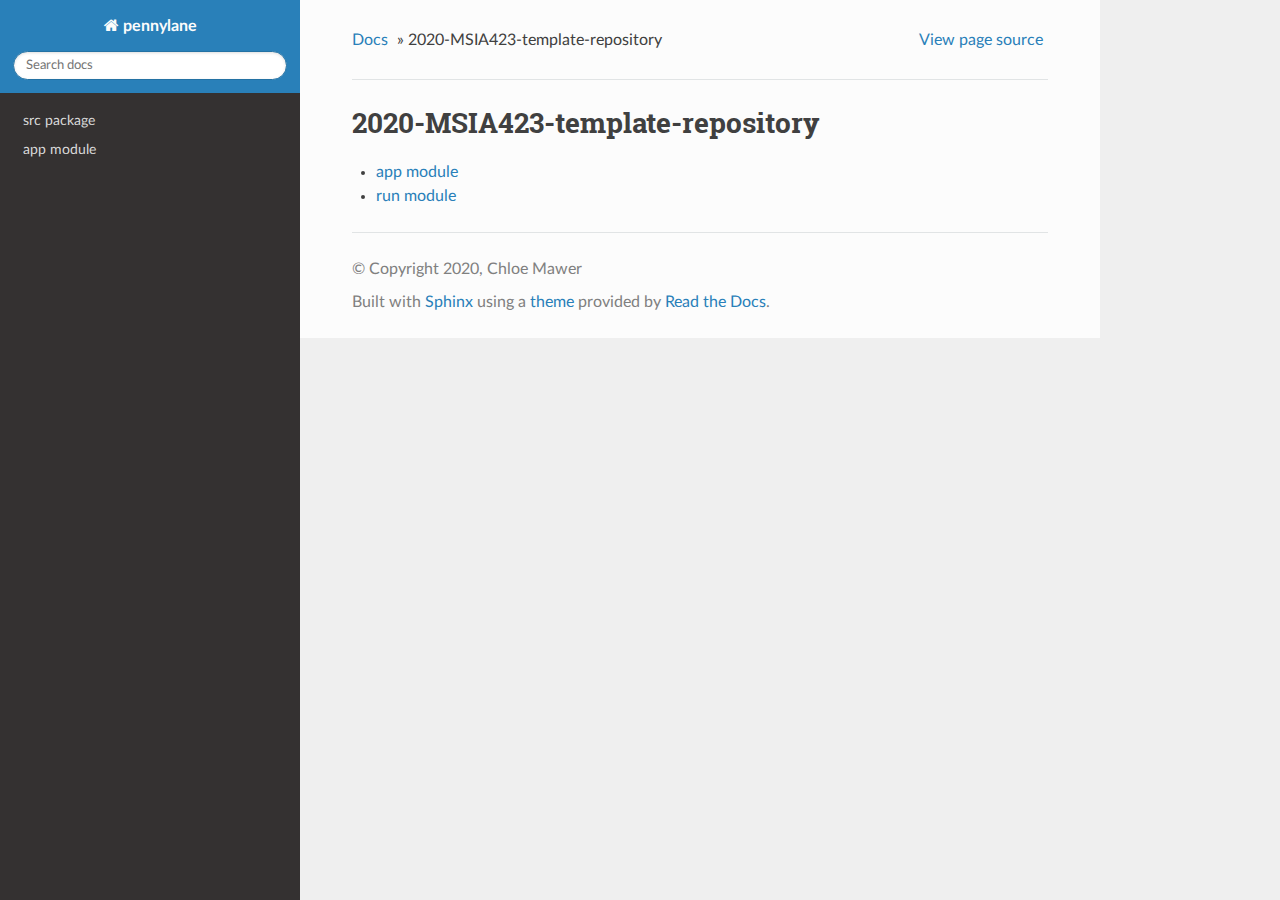
<file: docs/build/html/model/modules.html>
<!DOCTYPE html>
<!--[if IE 8]><html class="no-js lt-ie9" lang="en" > <![endif]-->
<!--[if gt IE 8]><!--> <html class="no-js" lang="en" > <!--<![endif]-->
<head>
  <meta charset="utf-8">
  
  <meta name="viewport" content="width=device-width, initial-scale=1.0">
  
  <title>2020-MSIA423-template-repository &mdash; pennylane 0.1 documentation</title>
  

  
  
  
  

  
  <script type="text/javascript" src="../_static/js/modernizr.min.js"></script>
  
    
      <script type="text/javascript" id="documentation_options" data-url_root="../" src="../_static/documentation_options.js"></script>
        <script src="../_static/jquery.js"></script>
        <script src="../_static/underscore.js"></script>
        <script src="../_static/doctools.js"></script>
        <script src="../_static/language_data.js"></script>
    
    <script type="text/javascript" src="../_static/js/theme.js"></script>

    

  
  <link rel="stylesheet" href="../_static/css/theme.css" type="text/css" />
  <link rel="stylesheet" href="../_static/pygments.css" type="text/css" />
    <link rel="index" title="Index" href="../genindex.html" />
    <link rel="search" title="Search" href="../search.html" /> 
</head>

<body class="wy-body-for-nav">

   
  <div class="wy-grid-for-nav">
    
    <nav data-toggle="wy-nav-shift" class="wy-nav-side">
      <div class="wy-side-scroll">
        <div class="wy-side-nav-search" >
          

          
            <a href="../index.html" class="icon icon-home"> pennylane
          

          
          </a>

          
            
            
          

          
<div role="search">
  <form id="rtd-search-form" class="wy-form" action="../search.html" method="get">
    <input type="text" name="q" placeholder="Search docs" />
    <input type="hidden" name="check_keywords" value="yes" />
    <input type="hidden" name="area" value="default" />
  </form>
</div>

          
        </div>

        <div class="wy-menu wy-menu-vertical" data-spy="affix" role="navigation" aria-label="main navigation">
          
            
            
              
            
            
              <ul>
<li class="toctree-l1"><a class="reference internal" href="src/src.html">src package</a></li>
<li class="toctree-l1"><a class="reference internal" href="app.html">app module</a></li>
</ul>

            
          
        </div>
      </div>
    </nav>

    <section data-toggle="wy-nav-shift" class="wy-nav-content-wrap">

      
      <nav class="wy-nav-top" aria-label="top navigation">
        
          <i data-toggle="wy-nav-top" class="fa fa-bars"></i>
          <a href="../index.html">pennylane</a>
        
      </nav>


      <div class="wy-nav-content">
        
        <div class="rst-content">
        
          















<div role="navigation" aria-label="breadcrumbs navigation">

  <ul class="wy-breadcrumbs">
    
      <li><a href="../index.html">Docs</a> &raquo;</li>
        
      <li>2020-MSIA423-template-repository</li>
    
    
      <li class="wy-breadcrumbs-aside">
        
            
            <a href="../_sources/model/modules.rst.txt" rel="nofollow"> View page source</a>
          
        
      </li>
    
  </ul>

  
  <hr/>
</div>
          <div role="main" class="document" itemscope="itemscope" itemtype="http://schema.org/Article">
           <div itemprop="articleBody">
            
  <div class="section" id="msia423-template-repository">
<h1>2020-MSIA423-template-repository<a class="headerlink" href="#msia423-template-repository" title="Permalink to this headline">¶</a></h1>
<div class="toctree-wrapper compound">
<ul>
<li class="toctree-l1"><a class="reference internal" href="app.html">app module</a></li>
<li class="toctree-l1"><a class="reference internal" href="run.html">run module</a></li>
</ul>
</div>
</div>


           </div>
           
          </div>
          <footer>
  

  <hr/>

  <div role="contentinfo">
    <p>
        &copy; Copyright 2020, Chloe Mawer

    </p>
  </div>
  Built with <a href="http://sphinx-doc.org/">Sphinx</a> using a <a href="https://github.com/rtfd/sphinx_rtd_theme">theme</a> provided by <a href="https://readthedocs.org">Read the Docs</a>. 

</footer>

        </div>
      </div>

    </section>

  </div>
  


  <script type="text/javascript">
      jQuery(function () {
          SphinxRtdTheme.Navigation.enable(true);
      });
  </script>

  
  
    
   

</body>
</html>
</file>
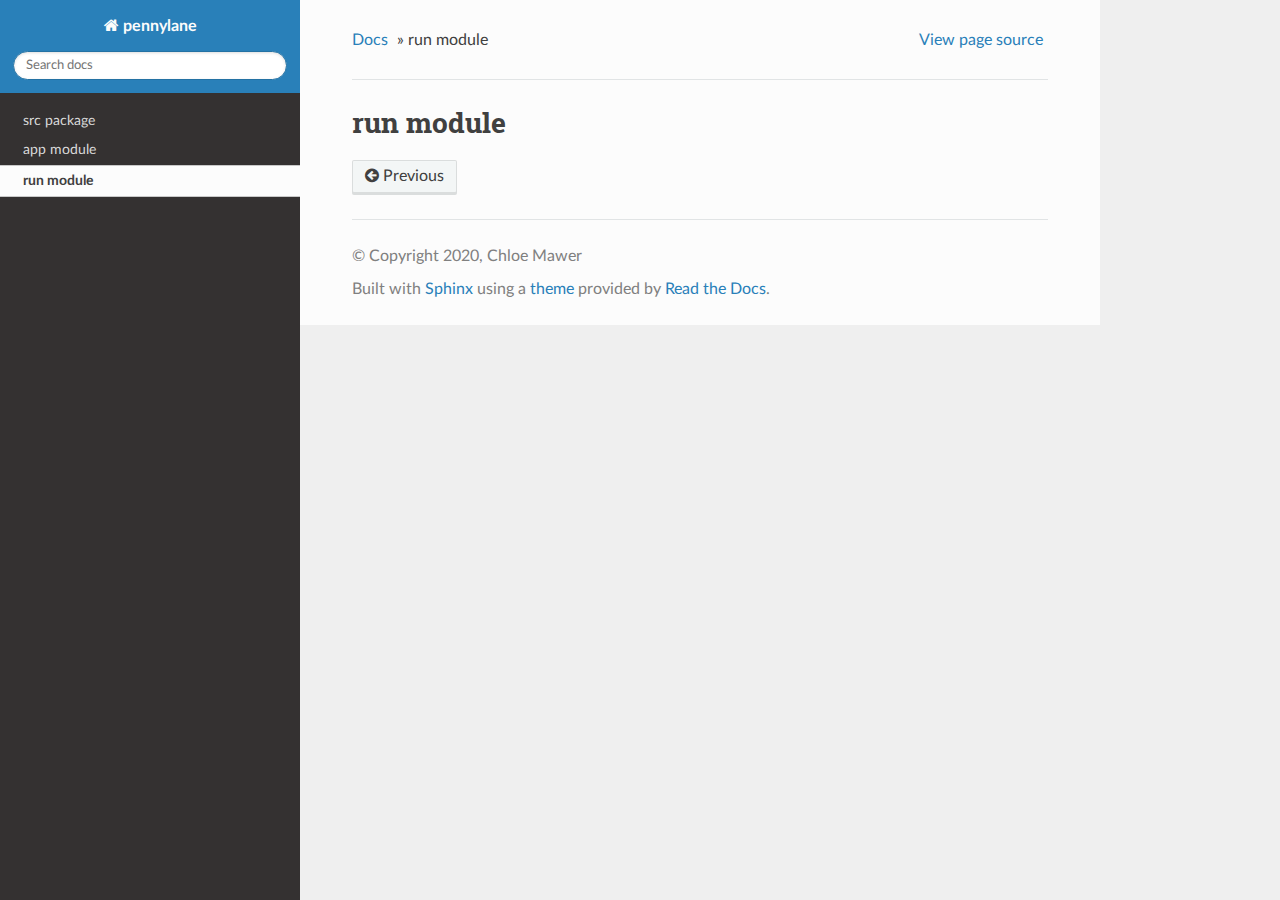
<file: docs/build/html/model/run.html>
<!DOCTYPE html>
<!--[if IE 8]><html class="no-js lt-ie9" lang="en" > <![endif]-->
<!--[if gt IE 8]><!--> <html class="no-js" lang="en" > <!--<![endif]-->
<head>
  <meta charset="utf-8">
  
  <meta name="viewport" content="width=device-width, initial-scale=1.0">
  
  <title>run module &mdash; pennylane 0.1 documentation</title>
  

  
  
  
  

  
  <script type="text/javascript" src="../_static/js/modernizr.min.js"></script>
  
    
      <script type="text/javascript" id="documentation_options" data-url_root="../" src="../_static/documentation_options.js"></script>
        <script src="../_static/jquery.js"></script>
        <script src="../_static/underscore.js"></script>
        <script src="../_static/doctools.js"></script>
        <script src="../_static/language_data.js"></script>
    
    <script type="text/javascript" src="../_static/js/theme.js"></script>

    

  
  <link rel="stylesheet" href="../_static/css/theme.css" type="text/css" />
  <link rel="stylesheet" href="../_static/pygments.css" type="text/css" />
    <link rel="index" title="Index" href="../genindex.html" />
    <link rel="search" title="Search" href="../search.html" />
    <link rel="prev" title="app module" href="app.html" /> 
</head>

<body class="wy-body-for-nav">

   
  <div class="wy-grid-for-nav">
    
    <nav data-toggle="wy-nav-shift" class="wy-nav-side">
      <div class="wy-side-scroll">
        <div class="wy-side-nav-search" >
          

          
            <a href="../index.html" class="icon icon-home"> pennylane
          

          
          </a>

          
            
            
          

          
<div role="search">
  <form id="rtd-search-form" class="wy-form" action="../search.html" method="get">
    <input type="text" name="q" placeholder="Search docs" />
    <input type="hidden" name="check_keywords" value="yes" />
    <input type="hidden" name="area" value="default" />
  </form>
</div>

          
        </div>

        <div class="wy-menu wy-menu-vertical" data-spy="affix" role="navigation" aria-label="main navigation">
          
            
            
              
            
            
              <ul class="current">
<li class="toctree-l1"><a class="reference internal" href="src/src.html">src package</a></li>
<li class="toctree-l1"><a class="reference internal" href="app.html">app module</a></li>
<li class="toctree-l1 current"><a class="current reference internal" href="#">run module</a></li>
</ul>

            
          
        </div>
      </div>
    </nav>

    <section data-toggle="wy-nav-shift" class="wy-nav-content-wrap">

      
      <nav class="wy-nav-top" aria-label="top navigation">
        
          <i data-toggle="wy-nav-top" class="fa fa-bars"></i>
          <a href="../index.html">pennylane</a>
        
      </nav>


      <div class="wy-nav-content">
        
        <div class="rst-content">
        
          















<div role="navigation" aria-label="breadcrumbs navigation">

  <ul class="wy-breadcrumbs">
    
      <li><a href="../index.html">Docs</a> &raquo;</li>
        
      <li>run module</li>
    
    
      <li class="wy-breadcrumbs-aside">
        
            
            <a href="../_sources/model/run.rst.txt" rel="nofollow"> View page source</a>
          
        
      </li>
    
  </ul>

  
  <hr/>
</div>
          <div role="main" class="document" itemscope="itemscope" itemtype="http://schema.org/Article">
           <div itemprop="articleBody">
            
  <div class="section" id="module-run">
<span id="run-module"></span><h1>run module<a class="headerlink" href="#module-run" title="Permalink to this headline">¶</a></h1>
</div>


           </div>
           
          </div>
          <footer>
  
    <div class="rst-footer-buttons" role="navigation" aria-label="footer navigation">
      
      
        <a href="app.html" class="btn btn-neutral float-left" title="app module" accesskey="p" rel="prev"><span class="fa fa-arrow-circle-left"></span> Previous</a>
      
    </div>
  

  <hr/>

  <div role="contentinfo">
    <p>
        &copy; Copyright 2020, Chloe Mawer

    </p>
  </div>
  Built with <a href="http://sphinx-doc.org/">Sphinx</a> using a <a href="https://github.com/rtfd/sphinx_rtd_theme">theme</a> provided by <a href="https://readthedocs.org">Read the Docs</a>. 

</footer>

        </div>
      </div>

    </section>

  </div>
  


  <script type="text/javascript">
      jQuery(function () {
          SphinxRtdTheme.Navigation.enable(true);
      });
  </script>

  
  
    
   

</body>
</html>
</file>
<file: docs/build/html/_static/css/theme.css>
/* sphinx_rtd_theme version 0.4.3 | MIT license */
/* Built 20190212 16:02 */
*{-webkit-box-sizing:border-box;-moz-box-sizing:border-box;box-sizing:border-box}article,aside,details,figcaption,figure,footer,header,hgroup,nav,section{display:block}audio,canvas,video{display:inline-block;*display:inline;*zoom:1}audio:not([controls]){display:none}[hidden]{display:none}*{-webkit-box-sizing:border-box;-moz-box-sizing:border-box;box-sizing:border-box}html{font-size:100%;-webkit-text-size-adjust:100%;-ms-text-size-adjust:100%}body{margin:0}a:hover,a:active{outline:0}abbr[title]{border-bottom:1px dotted}b,strong{font-weight:bold}blockquote{margin:0}dfn{font-style:italic}ins{background:#ff9;color:#000;text-decoration:none}mark{background:#ff0;color:#000;font-style:italic;font-weight:bold}pre,code,.rst-content tt,.rst-content code,kbd,samp{font-family:monospace,serif;_font-family:"courier new",monospace;font-size:1em}pre{white-space:pre}q{quotes:none}q:before,q:after{content:"";content:none}small{font-size:85%}sub,sup{font-size:75%;line-height:0;position:relative;vertical-align:baseline}sup{top:-0.5em}sub{bottom:-0.25em}ul,ol,dl{margin:0;padding:0;list-style:none;list-style-image:none}li{list-style:none}dd{margin:0}img{border:0;-ms-interpolation-mode:bicubic;vertical-align:middle;max-width:100%}svg:not(:root){overflow:hidden}figure{margin:0}form{margin:0}fieldset{border:0;margin:0;padding:0}label{cursor:pointer}legend{border:0;*margin-left:-7px;padding:0;white-space:normal}button,input,select,textarea{font-size:100%;margin:0;vertical-align:baseline;*vertical-align:middle}button,input{line-height:normal}button,input[type="button"],input[type="reset"],input[type="submit"]{cursor:pointer;-webkit-appearance:button;*overflow:visible}button[disabled],input[disabled]{cursor:default}input[type="checkbox"],input[type="radio"]{box-sizing:border-box;padding:0;*width:13px;*height:13px}input[type="search"]{-webkit-appearance:textfield;-moz-box-sizing:content-box;-webkit-box-sizing:content-box;box-sizing:content-box}input[type="search"]::-webkit-search-decoration,input[type="search"]::-webkit-search-cancel-button{-webkit-appearance:none}button::-moz-focus-inner,input::-moz-focus-inner{border:0;padding:0}textarea{overflow:auto;vertical-align:top;resize:vertical}table{border-collapse:collapse;border-spacing:0}td{vertical-align:top}.chromeframe{margin:.2em 0;background:#ccc;color:#000;padding:.2em 0}.ir{display:block;border:0;text-indent:-999em;overflow:hidden;background-color:transparent;background-repeat:no-repeat;text-align:left;direction:ltr;*line-height:0}.ir br{display:none}.hidden{display:none !important;visibility:hidden}.visuallyhidden{border:0;clip:rect(0 0 0 0);height:1px;margin:-1px;overflow:hidden;padding:0;position:absolute;width:1px}.visuallyhidden.focusable:active,.visuallyhidden.focusable:focus{clip:auto;height:auto;margin:0;overflow:visible;position:static;width:auto}.invisible{visibility:hidden}.relative{position:relative}big,small{font-size:100%}@media print{html,body,section{background:none !important}*{box-shadow:none !important;text-shadow:none !important;filter:none !important;-ms-filter:none !important}a,a:visited{text-decoration:underline}.ir a:after,a[href^="javascript:"]:after,a[href^="#"]:after{content:""}pre,blockquote{page-break-inside:avoid}thead{display:table-header-group}tr,img{page-break-inside:avoid}img{max-width:100% !important}@page{margin:.5cm}p,h2,.rst-content .toctree-wrapper p.caption,h3{orphans:3;widows:3}h2,.rst-content .toctree-wrapper p.caption,h3{page-break-after:avoid}}.fa:before,.wy-menu-vertical li span.toctree-expand:before,.wy-menu-vertical li.on a span.toctree-expand:before,.wy-menu-vertical li.current>a span.toctree-expand:before,.rst-content .admonition-title:before,.rst-content h1 .headerlink:before,.rst-content h2 .headerlink:before,.rst-content h3 .headerlink:before,.rst-content h4 .headerlink:before,.rst-content h5 .headerlink:before,.rst-content h6 .headerlink:before,.rst-content dl dt .headerlink:before,.rst-content p.caption .headerlink:before,.rst-content table>caption .headerlink:before,.rst-content .code-block-caption .headerlink:before,.rst-content tt.download span:first-child:before,.rst-content code.download span:first-child:before,.icon:before,.wy-dropdown .caret:before,.wy-inline-validate.wy-inline-validate-success .wy-input-context:before,.wy-inline-validate.wy-inline-validate-danger .wy-input-context:before,.wy-inline-validate.wy-inline-validate-warning .wy-input-context:before,.wy-inline-validate.wy-inline-validate-info .wy-input-context:before,.wy-alert,.rst-content .note,.rst-content .attention,.rst-content .caution,.rst-content .danger,.rst-content .error,.rst-content .hint,.rst-content .important,.rst-content .tip,.rst-content .warning,.rst-content .seealso,.rst-content .admonition-todo,.rst-content .admonition,.btn,input[type="text"],input[type="password"],input[type="email"],input[type="url"],input[type="date"],input[type="month"],input[type="time"],input[type="datetime"],input[type="datetime-local"],input[type="week"],input[type="number"],input[type="search"],input[type="tel"],input[type="color"],select,textarea,.wy-menu-vertical li.on a,.wy-menu-vertical li.current>a,.wy-side-nav-search>a,.wy-side-nav-search .wy-dropdown>a,.wy-nav-top a{-webkit-font-smoothing:antialiased}.clearfix{*zoom:1}.clearfix:before,.clearfix:after{display:table;content:""}.clearfix:after{clear:both}/*!
 *  Font Awesome 4.7.0 by @davegandy - http://fontawesome.io - @fontawesome
 *  License - http://fontawesome.io/license (Font: SIL OFL 1.1, CSS: MIT License)
 */@font-face{font-family:'FontAwesome';src:url("../fonts/fontawesome-webfont.eot?v=4.7.0");src:url("../fonts/fontawesome-webfont.eot?#iefix&v=4.7.0") format("embedded-opentype"),url("../fonts/fontawesome-webfont.woff2?v=4.7.0") format("woff2"),url("../fonts/fontawesome-webfont.woff?v=4.7.0") format("woff"),url("../fonts/fontawesome-webfont.ttf?v=4.7.0") format("truetype"),url("../fonts/fontawesome-webfont.svg?v=4.7.0#fontawesomeregular") format("svg");font-weight:normal;font-style:normal}.fa,.wy-menu-vertical li span.toctree-expand,.wy-menu-vertical li.on a span.toctree-expand,.wy-menu-vertical li.current>a span.toctree-expand,.rst-content .admonition-title,.rst-content h1 .headerlink,.rst-content h2 .headerlink,.rst-content h3 .headerlink,.rst-content h4 .headerlink,.rst-content h5 .headerlink,.rst-content h6 .headerlink,.rst-content dl dt .headerlink,.rst-content p.caption .headerlink,.rst-content table>caption .headerlink,.rst-content .code-block-caption .headerlink,.rst-content tt.download span:first-child,.rst-content code.download span:first-child,.icon{display:inline-block;font:normal normal normal 14px/1 FontAwesome;font-size:inherit;text-rendering:auto;-webkit-font-smoothing:antialiased;-moz-osx-font-smoothing:grayscale}.fa-lg{font-size:1.3333333333em;line-height:.75em;vertical-align:-15%}.fa-2x{font-size:2em}.fa-3x{font-size:3em}.fa-4x{font-size:4em}.fa-5x{font-size:5em}.fa-fw{width:1.2857142857em;text-align:center}.fa-ul{padding-left:0;margin-left:2.1428571429em;list-style-type:none}.fa-ul>li{position:relative}.fa-li{position:absolute;left:-2.1428571429em;width:2.1428571429em;top:.1428571429em;text-align:center}.fa-li.fa-lg{left:-1.8571428571em}.fa-border{padding:.2em .25em .15em;border:solid 0.08em #eee;border-radius:.1em}.fa-pull-left{float:left}.fa-pull-right{float:right}.fa.fa-pull-left,.wy-menu-vertical li span.fa-pull-left.toctree-expand,.wy-menu-vertical li.on a span.fa-pull-left.toctree-expand,.wy-menu-vertical li.current>a span.fa-pull-left.toctree-expand,.rst-content .fa-pull-left.admonition-title,.rst-content h1 .fa-pull-left.headerlink,.rst-content h2 .fa-pull-left.headerlink,.rst-content h3 .fa-pull-left.headerlink,.rst-content h4 .fa-pull-left.headerlink,.rst-content h5 .fa-pull-left.headerlink,.rst-content h6 .fa-pull-left.headerlink,.rst-content dl dt .fa-pull-left.headerlink,.rst-content p.caption .fa-pull-left.headerlink,.rst-content table>caption .fa-pull-left.headerlink,.rst-content .code-block-caption .fa-pull-left.headerlink,.rst-content tt.download span.fa-pull-left:first-child,.rst-content code.download span.fa-pull-left:first-child,.fa-pull-left.icon{margin-right:.3em}.fa.fa-pull-right,.wy-menu-vertical li span.fa-pull-right.toctree-expand,.wy-menu-vertical li.on a span.fa-pull-right.toctree-expand,.wy-menu-vertical li.current>a span.fa-pull-right.toctree-expand,.rst-content .fa-pull-right.admonition-title,.rst-content h1 .fa-pull-right.headerlink,.rst-content h2 .fa-pull-right.headerlink,.rst-content h3 .fa-pull-right.headerlink,.rst-content h4 .fa-pull-right.headerlink,.rst-content h5 .fa-pull-right.headerlink,.rst-content h6 .fa-pull-right.headerlink,.rst-content dl dt .fa-pull-right.headerlink,.rst-content p.caption .fa-pull-right.headerlink,.rst-content table>caption .fa-pull-right.headerlink,.rst-content .code-block-caption .fa-pull-right.headerlink,.rst-content tt.download span.fa-pull-right:first-child,.rst-content code.download span.fa-pull-right:first-child,.fa-pull-right.icon{margin-left:.3em}.pull-right{float:right}.pull-left{float:left}.fa.pull-left,.wy-menu-vertical li span.pull-left.toctree-expand,.wy-menu-vertical li.on a span.pull-left.toctree-expand,.wy-menu-vertical li.current>a span.pull-left.toctree-expand,.rst-content .pull-left.admonition-title,.rst-content h1 .pull-left.headerlink,.rst-content h2 .pull-left.headerlink,.rst-content h3 .pull-left.headerlink,.rst-content h4 .pull-left.headerlink,.rst-content h5 .pull-left.headerlink,.rst-content h6 .pull-left.headerlink,.rst-content dl dt .pull-left.headerlink,.rst-content p.caption .pull-left.headerlink,.rst-content table>caption .pull-left.headerlink,.rst-content .code-block-caption .pull-left.headerlink,.rst-content tt.download span.pull-left:first-child,.rst-content code.download span.pull-left:first-child,.pull-left.icon{margin-right:.3em}.fa.pull-right,.wy-menu-vertical li span.pull-right.toctree-expand,.wy-menu-vertical li.on a span.pull-right.toctree-expand,.wy-menu-vertical li.current>a span.pull-right.toctree-expand,.rst-content .pull-right.admonition-title,.rst-content h1 .pull-right.headerlink,.rst-content h2 .pull-right.headerlink,.rst-content h3 .pull-right.headerlink,.rst-content h4 .pull-right.headerlink,.rst-content h5 .pull-right.headerlink,.rst-content h6 .pull-right.headerlink,.rst-content dl dt .pull-right.headerlink,.rst-content p.caption .pull-right.headerlink,.rst-content table>caption .pull-right.headerlink,.rst-content .code-block-caption .pull-right.headerlink,.rst-content tt.download span.pull-right:first-child,.rst-content code.download span.pull-right:first-child,.pull-right.icon{margin-left:.3em}.fa-spin{-webkit-animation:fa-spin 2s infinite linear;animation:fa-spin 2s infinite linear}.fa-pulse{-webkit-animation:fa-spin 1s infinite steps(8);animation:fa-spin 1s infinite steps(8)}@-webkit-keyframes fa-spin{0%{-webkit-transform:rotate(0deg);transform:rotate(0deg)}100%{-webkit-transform:rotate(359deg);transform:rotate(359deg)}}@keyframes fa-spin{0%{-webkit-transform:rotate(0deg);transform:rotate(0deg)}100%{-webkit-transform:rotate(359deg);transform:rotate(359deg)}}.fa-rotate-90{-ms-filter:"progid:DXImageTransform.Microsoft.BasicImage(rotation=1)";-webkit-transform:rotate(90deg);-ms-transform:rotate(90deg);transform:rotate(90deg)}.fa-rotate-180{-ms-filter:"progid:DXImageTransform.Microsoft.BasicImage(rotation=2)";-webkit-transform:rotate(180deg);-ms-transform:rotate(180deg);transform:rotate(180deg)}.fa-rotate-270{-ms-filter:"progid:DXImageTransform.Microsoft.BasicImage(rotation=3)";-webkit-transform:rotate(270deg);-ms-transform:rotate(270deg);transform:rotate(270deg)}.fa-flip-horizontal{-ms-filter:"progid:DXImageTransform.Microsoft.BasicImage(rotation=0, mirror=1)";-webkit-transform:scale(-1, 1);-ms-transform:scale(-1, 1);transform:scale(-1, 1)}.fa-flip-vertical{-ms-filter:"progid:DXImageTransform.Microsoft.BasicImage(rotation=2, mirror=1)";-webkit-transform:scale(1, -1);-ms-transform:scale(1, -1);transform:scale(1, -1)}:root .fa-rotate-90,:root .fa-rotate-180,:root .fa-rotate-270,:root .fa-flip-horizontal,:root .fa-flip-vertical{filter:none}.fa-stack{position:relative;display:inline-block;width:2em;height:2em;line-height:2em;vertical-align:middle}.fa-stack-1x,.fa-stack-2x{position:absolute;left:0;width:100%;text-align:center}.fa-stack-1x{line-height:inherit}.fa-stack-2x{font-size:2em}.fa-inverse{color:#fff}.fa-glass:before{content:""}.fa-music:before{content:""}.fa-search:before,.icon-search:before{content:""}.fa-envelope-o:before{content:""}.fa-heart:before{content:""}.fa-star:before{content:""}.fa-star-o:before{content:""}.fa-user:before{content:""}.fa-film:before{content:""}.fa-th-large:before{content:""}.fa-th:before{content:""}.fa-th-list:before{content:""}.fa-check:before{content:""}.fa-remove:before,.fa-close:before,.fa-times:before{content:""}.fa-search-plus:before{content:""}.fa-search-minus:before{content:""}.fa-power-off:before{content:""}.fa-signal:before{content:""}.fa-gear:before,.fa-cog:before{content:""}.fa-trash-o:before{content:""}.fa-home:before,.icon-home:before{content:""}.fa-file-o:before{content:""}.fa-clock-o:before{content:""}.fa-road:before{content:""}.fa-download:before,.rst-content tt.download span:first-child:before,.rst-content code.download span:first-child:before{content:""}.fa-arrow-circle-o-down:before{content:""}.fa-arrow-circle-o-up:before{content:""}.fa-inbox:before{content:""}.fa-play-circle-o:before{content:""}.fa-rotate-right:before,.fa-repeat:before{content:""}.fa-refresh:before{content:""}.fa-list-alt:before{content:""}.fa-lock:before{content:""}.fa-flag:before{content:""}.fa-headphones:before{content:""}.fa-volume-off:before{content:""}.fa-volume-down:before{content:""}.fa-volume-up:before{content:""}.fa-qrcode:before{content:""}.fa-barcode:before{content:""}.fa-tag:before{content:""}.fa-tags:before{content:""}.fa-book:before,.icon-book:before{content:""}.fa-bookmark:before{content:""}.fa-print:before{content:""}.fa-camera:before{content:""}.fa-font:before{content:""}.fa-bold:before{content:""}.fa-italic:before{content:""}.fa-text-height:before{content:""}.fa-text-width:before{content:""}.fa-align-left:before{content:""}.fa-align-center:before{content:""}.fa-align-right:before{content:""}.fa-align-justify:before{content:""}.fa-list:before{content:""}.fa-dedent:before,.fa-outdent:before{content:""}.fa-indent:before{content:""}.fa-video-camera:before{content:""}.fa-photo:before,.fa-image:before,.fa-picture-o:before{content:""}.fa-pencil:before{content:""}.fa-map-marker:before{content:""}.fa-adjust:before{content:""}.fa-tint:before{content:""}.fa-edit:before,.fa-pencil-square-o:before{content:""}.fa-share-square-o:before{content:""}.fa-check-square-o:before{content:""}.fa-arrows:before{content:""}.fa-step-backward:before{content:""}.fa-fast-backward:before{content:""}.fa-backward:before{content:""}.fa-play:before{content:""}.fa-pause:before{content:""}.fa-stop:before{content:""}.fa-forward:before{content:""}.fa-fast-forward:before{content:""}.fa-step-forward:before{content:""}.fa-eject:before{content:""}.fa-chevron-left:before{content:""}.fa-chevron-right:before{content:""}.fa-plus-circle:before{content:""}.fa-minus-circle:before{content:""}.fa-times-circle:before,.wy-inline-validate.wy-inline-validate-danger .wy-input-context:before{content:""}.fa-check-circle:before,.wy-inline-validate.wy-inline-validate-success .wy-input-context:before{content:""}.fa-question-circle:before{content:""}.fa-info-circle:before{content:""}.fa-crosshairs:before{content:""}.fa-times-circle-o:before{content:""}.fa-check-circle-o:before{content:""}.fa-ban:before{content:""}.fa-arrow-left:before{content:""}.fa-arrow-right:before{content:""}.fa-arrow-up:before{content:""}.fa-arrow-down:before{content:""}.fa-mail-forward:before,.fa-share:before{content:""}.fa-expand:before{content:""}.fa-compress:before{content:""}.fa-plus:before{content:""}.fa-minus:before{content:""}.fa-asterisk:before{content:""}.fa-exclamation-circle:before,.wy-inline-validate.wy-inline-validate-warning .wy-input-context:before,.wy-inline-validate.wy-inline-validate-info .wy-input-context:before,.rst-content .admonition-title:before{content:""}.fa-gift:before{content:""}.fa-leaf:before{content:""}.fa-fire:before,.icon-fire:before{content:""}.fa-eye:before{content:""}.fa-eye-slash:before{content:""}.fa-warning:before,.fa-exclamation-triangle:before{content:""}.fa-plane:before{content:""}.fa-calendar:before{content:""}.fa-random:before{content:""}.fa-comment:before{content:""}.fa-magnet:before{content:""}.fa-chevron-up:before{content:""}.fa-chevron-down:before{content:""}.fa-retweet:before{content:""}.fa-shopping-cart:before{content:""}.fa-folder:before{content:""}.fa-folder-open:before{content:""}.fa-arrows-v:before{content:""}.fa-arrows-h:before{content:""}.fa-bar-chart-o:before,.fa-bar-chart:before{content:""}.fa-twitter-square:before{content:""}.fa-facebook-square:before{content:""}.fa-camera-retro:before{content:""}.fa-key:before{content:""}.fa-gears:before,.fa-cogs:before{content:""}.fa-comments:before{content:""}.fa-thumbs-o-up:before{content:""}.fa-thumbs-o-down:before{content:""}.fa-star-half:before{content:""}.fa-heart-o:before{content:""}.fa-sign-out:before{content:""}.fa-linkedin-square:before{content:""}.fa-thumb-tack:before{content:""}.fa-external-link:before{content:""}.fa-sign-in:before{content:""}.fa-trophy:before{content:""}.fa-github-square:before{content:""}.fa-upload:before{content:""}.fa-lemon-o:before{content:""}.fa-phone:before{content:""}.fa-square-o:before{content:""}.fa-bookmark-o:before{content:""}.fa-phone-square:before{content:""}.fa-twitter:before{content:""}.fa-facebook-f:before,.fa-facebook:before{content:""}.fa-github:before,.icon-github:before{content:""}.fa-unlock:before{content:""}.fa-credit-card:before{content:""}.fa-feed:before,.fa-rss:before{content:""}.fa-hdd-o:before{content:""}.fa-bullhorn:before{content:""}.fa-bell:before{content:""}.fa-certificate:before{content:""}.fa-hand-o-right:before{content:""}.fa-hand-o-left:before{content:""}.fa-hand-o-up:before{content:""}.fa-hand-o-down:before{content:""}.fa-arrow-circle-left:before,.icon-circle-arrow-left:before{content:""}.fa-arrow-circle-right:before,.icon-circle-arrow-right:before{content:""}.fa-arrow-circle-up:before{content:""}.fa-arrow-circle-down:before{content:""}.fa-globe:before{content:""}.fa-wrench:before{content:""}.fa-tasks:before{content:""}.fa-filter:before{content:""}.fa-briefcase:before{content:""}.fa-arrows-alt:before{content:""}.fa-group:before,.fa-users:before{content:""}.fa-chain:before,.fa-link:before,.icon-link:before{content:""}.fa-cloud:before{content:""}.fa-flask:before{content:""}.fa-cut:before,.fa-scissors:before{content:""}.fa-copy:before,.fa-files-o:before{content:""}.fa-paperclip:before{content:""}.fa-save:before,.fa-floppy-o:before{content:""}.fa-square:before{content:""}.fa-navicon:before,.fa-reorder:before,.fa-bars:before{content:""}.fa-list-ul:before{content:""}.fa-list-ol:before{content:""}.fa-strikethrough:before{content:""}.fa-underline:before{content:""}.fa-table:before{content:""}.fa-magic:before{content:""}.fa-truck:before{content:""}.fa-pinterest:before{content:""}.fa-pinterest-square:before{content:""}.fa-google-plus-square:before{content:""}.fa-google-plus:before{content:""}.fa-money:before{content:""}.fa-caret-down:before,.wy-dropdown .caret:before,.icon-caret-down:before{content:""}.fa-caret-up:before{content:""}.fa-caret-left:before{content:""}.fa-caret-right:before{content:""}.fa-columns:before{content:""}.fa-unsorted:before,.fa-sort:before{content:""}.fa-sort-down:before,.fa-sort-desc:before{content:""}.fa-sort-up:before,.fa-sort-asc:before{content:""}.fa-envelope:before{content:""}.fa-linkedin:before{content:""}.fa-rotate-left:before,.fa-undo:before{content:""}.fa-legal:before,.fa-gavel:before{content:""}.fa-dashboard:before,.fa-tachometer:before{content:""}.fa-comment-o:before{content:""}.fa-comments-o:before{content:""}.fa-flash:before,.fa-bolt:before{content:""}.fa-sitemap:before{content:""}.fa-umbrella:before{content:""}.fa-paste:before,.fa-clipboard:before{content:""}.fa-lightbulb-o:before{content:""}.fa-exchange:before{content:""}.fa-cloud-download:before{content:""}.fa-cloud-upload:before{content:""}.fa-user-md:before{content:""}.fa-stethoscope:before{content:""}.fa-suitcase:before{content:""}.fa-bell-o:before{content:""}.fa-coffee:before{content:""}.fa-cutlery:before{content:""}.fa-file-text-o:before{content:""}.fa-building-o:before{content:""}.fa-hospital-o:before{content:""}.fa-ambulance:before{content:""}.fa-medkit:before{content:""}.fa-fighter-jet:before{content:""}.fa-beer:before{content:""}.fa-h-square:before{content:""}.fa-plus-square:before{content:""}.fa-angle-double-left:before{content:""}.fa-angle-double-right:before{content:""}.fa-angle-double-up:before{content:""}.fa-angle-double-down:before{content:""}.fa-angle-left:before{content:""}.fa-angle-right:before{content:""}.fa-angle-up:before{content:""}.fa-angle-down:before{content:""}.fa-desktop:before{content:""}.fa-laptop:before{content:""}.fa-tablet:before{content:""}.fa-mobile-phone:before,.fa-mobile:before{content:""}.fa-circle-o:before{content:""}.fa-quote-left:before{content:""}.fa-quote-right:before{content:""}.fa-spinner:before{content:""}.fa-circle:before{content:""}.fa-mail-reply:before,.fa-reply:before{content:""}.fa-github-alt:before{content:""}.fa-folder-o:before{content:""}.fa-folder-open-o:before{content:""}.fa-smile-o:before{content:""}.fa-frown-o:before{content:""}.fa-meh-o:before{content:""}.fa-gamepad:before{content:""}.fa-keyboard-o:before{content:""}.fa-flag-o:before{content:""}.fa-flag-checkered:before{content:""}.fa-terminal:before{content:""}.fa-code:before{content:""}.fa-mail-reply-all:before,.fa-reply-all:before{content:""}.fa-star-half-empty:before,.fa-star-half-full:before,.fa-star-half-o:before{content:""}.fa-location-arrow:before{content:""}.fa-crop:before{content:""}.fa-code-fork:before{content:""}.fa-unlink:before,.fa-chain-broken:before{content:""}.fa-question:before{content:""}.fa-info:before{content:""}.fa-exclamation:before{content:""}.fa-superscript:before{content:""}.fa-subscript:before{content:""}.fa-eraser:before{content:""}.fa-puzzle-piece:before{content:""}.fa-microphone:before{content:""}.fa-microphone-slash:before{content:""}.fa-shield:before{content:""}.fa-calendar-o:before{content:""}.fa-fire-extinguisher:before{content:""}.fa-rocket:before{content:""}.fa-maxcdn:before{content:""}.fa-chevron-circle-left:before{content:""}.fa-chevron-circle-right:before{content:""}.fa-chevron-circle-up:before{content:""}.fa-chevron-circle-down:before{content:""}.fa-html5:before{content:""}.fa-css3:before{content:""}.fa-anchor:before{content:""}.fa-unlock-alt:before{content:""}.fa-bullseye:before{content:""}.fa-ellipsis-h:before{content:""}.fa-ellipsis-v:before{content:""}.fa-rss-square:before{content:""}.fa-play-circle:before{content:""}.fa-ticket:before{content:""}.fa-minus-square:before{content:""}.fa-minus-square-o:before,.wy-menu-vertical li.on a span.toctree-expand:before,.wy-menu-vertical li.current>a span.toctree-expand:before{content:""}.fa-level-up:before{content:""}.fa-level-down:before{content:""}.fa-check-square:before{content:""}.fa-pencil-square:before{content:""}.fa-external-link-square:before{content:""}.fa-share-square:before{content:""}.fa-compass:before{content:""}.fa-toggle-down:before,.fa-caret-square-o-down:before{content:""}.fa-toggle-up:before,.fa-caret-square-o-up:before{content:""}.fa-toggle-right:before,.fa-caret-square-o-right:before{content:""}.fa-euro:before,.fa-eur:before{content:""}.fa-gbp:before{content:""}.fa-dollar:before,.fa-usd:before{content:""}.fa-rupee:before,.fa-inr:before{content:""}.fa-cny:before,.fa-rmb:before,.fa-yen:before,.fa-jpy:before{content:""}.fa-ruble:before,.fa-rouble:before,.fa-rub:before{content:""}.fa-won:before,.fa-krw:before{content:""}.fa-bitcoin:before,.fa-btc:before{content:""}.fa-file:before{content:""}.fa-file-text:before{content:""}.fa-sort-alpha-asc:before{content:""}.fa-sort-alpha-desc:before{content:""}.fa-sort-amount-asc:before{content:""}.fa-sort-amount-desc:before{content:""}.fa-sort-numeric-asc:before{content:""}.fa-sort-numeric-desc:before{content:""}.fa-thumbs-up:before{content:""}.fa-thumbs-down:before{content:""}.fa-youtube-square:before{content:""}.fa-youtube:before{content:""}.fa-xing:before{content:""}.fa-xing-square:before{content:""}.fa-youtube-play:before{content:""}.fa-dropbox:before{content:""}.fa-stack-overflow:before{content:""}.fa-instagram:before{content:""}.fa-flickr:before{content:""}.fa-adn:before{content:""}.fa-bitbucket:before,.icon-bitbucket:before{content:""}.fa-bitbucket-square:before{content:""}.fa-tumblr:before{content:""}.fa-tumblr-square:before{content:""}.fa-long-arrow-down:before{content:""}.fa-long-arrow-up:before{content:""}.fa-long-arrow-left:before{content:""}.fa-long-arrow-right:before{content:""}.fa-apple:before{content:""}.fa-windows:before{content:""}.fa-android:before{content:""}.fa-linux:before{content:""}.fa-dribbble:before{content:""}.fa-skype:before{content:""}.fa-foursquare:before{content:""}.fa-trello:before{content:""}.fa-female:before{content:""}.fa-male:before{content:""}.fa-gittip:before,.fa-gratipay:before{content:""}.fa-sun-o:before{content:""}.fa-moon-o:before{content:""}.fa-archive:before{content:""}.fa-bug:before{content:""}.fa-vk:before{content:""}.fa-weibo:before{content:""}.fa-renren:before{content:""}.fa-pagelines:before{content:""}.fa-stack-exchange:before{content:""}.fa-arrow-circle-o-right:before{content:""}.fa-arrow-circle-o-left:before{content:""}.fa-toggle-left:before,.fa-caret-square-o-left:before{content:""}.fa-dot-circle-o:before{content:""}.fa-wheelchair:before{content:""}.fa-vimeo-square:before{content:""}.fa-turkish-lira:before,.fa-try:before{content:""}.fa-plus-square-o:before,.wy-menu-vertical li span.toctree-expand:before{content:""}.fa-space-shuttle:before{content:""}.fa-slack:before{content:""}.fa-envelope-square:before{content:""}.fa-wordpress:before{content:""}.fa-openid:before{content:""}.fa-institution:before,.fa-bank:before,.fa-university:before{content:""}.fa-mortar-board:before,.fa-graduation-cap:before{content:""}.fa-yahoo:before{content:""}.fa-google:before{content:""}.fa-reddit:before{content:""}.fa-reddit-square:before{content:""}.fa-stumbleupon-circle:before{content:""}.fa-stumbleupon:before{content:""}.fa-delicious:before{content:""}.fa-digg:before{content:""}.fa-pied-piper-pp:before{content:""}.fa-pied-piper-alt:before{content:""}.fa-drupal:before{content:""}.fa-joomla:before{content:""}.fa-language:before{content:""}.fa-fax:before{content:""}.fa-building:before{content:""}.fa-child:before{content:""}.fa-paw:before{content:""}.fa-spoon:before{content:""}.fa-cube:before{content:""}.fa-cubes:before{content:""}.fa-behance:before{content:""}.fa-behance-square:before{content:""}.fa-steam:before{content:""}.fa-steam-square:before{content:""}.fa-recycle:before{content:""}.fa-automobile:before,.fa-car:before{content:""}.fa-cab:before,.fa-taxi:before{content:""}.fa-tree:before{content:""}.fa-spotify:before{content:""}.fa-deviantart:before{content:""}.fa-soundcloud:before{content:""}.fa-database:before{content:""}.fa-file-pdf-o:before{content:""}.fa-file-word-o:before{content:""}.fa-file-excel-o:before{content:""}.fa-file-powerpoint-o:before{content:""}.fa-file-photo-o:before,.fa-file-picture-o:before,.fa-file-image-o:before{content:""}.fa-file-zip-o:before,.fa-file-archive-o:before{content:""}.fa-file-sound-o:before,.fa-file-audio-o:before{content:""}.fa-file-movie-o:before,.fa-file-video-o:before{content:""}.fa-file-code-o:before{content:""}.fa-vine:before{content:""}.fa-codepen:before{content:""}.fa-jsfiddle:before{content:""}.fa-life-bouy:before,.fa-life-buoy:before,.fa-life-saver:before,.fa-support:before,.fa-life-ring:before{content:""}.fa-circle-o-notch:before{content:""}.fa-ra:before,.fa-resistance:before,.fa-rebel:before{content:""}.fa-ge:before,.fa-empire:before{content:""}.fa-git-square:before{content:""}.fa-git:before{content:""}.fa-y-combinator-square:before,.fa-yc-square:before,.fa-hacker-news:before{content:""}.fa-tencent-weibo:before{content:""}.fa-qq:before{content:""}.fa-wechat:before,.fa-weixin:before{content:""}.fa-send:before,.fa-paper-plane:before{content:""}.fa-send-o:before,.fa-paper-plane-o:before{content:""}.fa-history:before{content:""}.fa-circle-thin:before{content:""}.fa-header:before{content:""}.fa-paragraph:before{content:""}.fa-sliders:before{content:""}.fa-share-alt:before{content:""}.fa-share-alt-square:before{content:""}.fa-bomb:before{content:""}.fa-soccer-ball-o:before,.fa-futbol-o:before{content:""}.fa-tty:before{content:""}.fa-binoculars:before{content:""}.fa-plug:before{content:""}.fa-slideshare:before{content:""}.fa-twitch:before{content:""}.fa-yelp:before{content:""}.fa-newspaper-o:before{content:""}.fa-wifi:before{content:""}.fa-calculator:before{content:""}.fa-paypal:before{content:""}.fa-google-wallet:before{content:""}.fa-cc-visa:before{content:""}.fa-cc-mastercard:before{content:""}.fa-cc-discover:before{content:""}.fa-cc-amex:before{content:""}.fa-cc-paypal:before{content:""}.fa-cc-stripe:before{content:""}.fa-bell-slash:before{content:""}.fa-bell-slash-o:before{content:""}.fa-trash:before{content:""}.fa-copyright:before{content:""}.fa-at:before{content:""}.fa-eyedropper:before{content:""}.fa-paint-brush:before{content:""}.fa-birthday-cake:before{content:""}.fa-area-chart:before{content:""}.fa-pie-chart:before{content:""}.fa-line-chart:before{content:""}.fa-lastfm:before{content:""}.fa-lastfm-square:before{content:""}.fa-toggle-off:before{content:""}.fa-toggle-on:before{content:""}.fa-bicycle:before{content:""}.fa-bus:before{content:""}.fa-ioxhost:before{content:""}.fa-angellist:before{content:""}.fa-cc:before{content:""}.fa-shekel:before,.fa-sheqel:before,.fa-ils:before{content:""}.fa-meanpath:before{content:""}.fa-buysellads:before{content:""}.fa-connectdevelop:before{content:""}.fa-dashcube:before{content:""}.fa-forumbee:before{content:""}.fa-leanpub:before{content:""}.fa-sellsy:before{content:""}.fa-shirtsinbulk:before{content:""}.fa-simplybuilt:before{content:""}.fa-skyatlas:before{content:""}.fa-cart-plus:before{content:""}.fa-cart-arrow-down:before{content:""}.fa-diamond:before{content:""}.fa-ship:before{content:""}.fa-user-secret:before{content:""}.fa-motorcycle:before{content:""}.fa-street-view:before{content:""}.fa-heartbeat:before{content:""}.fa-venus:before{content:""}.fa-mars:before{content:""}.fa-mercury:before{content:""}.fa-intersex:before,.fa-transgender:before{content:""}.fa-transgender-alt:before{content:""}.fa-venus-double:before{content:""}.fa-mars-double:before{content:""}.fa-venus-mars:before{content:""}.fa-mars-stroke:before{content:""}.fa-mars-stroke-v:before{content:""}.fa-mars-stroke-h:before{content:""}.fa-neuter:before{content:""}.fa-genderless:before{content:""}.fa-facebook-official:before{content:""}.fa-pinterest-p:before{content:""}.fa-whatsapp:before{content:""}.fa-server:before{content:""}.fa-user-plus:before{content:""}.fa-user-times:before{content:""}.fa-hotel:before,.fa-bed:before{content:""}.fa-viacoin:before{content:""}.fa-train:before{content:""}.fa-subway:before{content:""}.fa-medium:before{content:""}.fa-yc:before,.fa-y-combinator:before{content:""}.fa-optin-monster:before{content:""}.fa-opencart:before{content:""}.fa-expeditedssl:before{content:""}.fa-battery-4:before,.fa-battery:before,.fa-battery-full:before{content:""}.fa-battery-3:before,.fa-battery-three-quarters:before{content:""}.fa-battery-2:before,.fa-battery-half:before{content:""}.fa-battery-1:before,.fa-battery-quarter:before{content:""}.fa-battery-0:before,.fa-battery-empty:before{content:""}.fa-mouse-pointer:before{content:""}.fa-i-cursor:before{content:""}.fa-object-group:before{content:""}.fa-object-ungroup:before{content:""}.fa-sticky-note:before{content:""}.fa-sticky-note-o:before{content:""}.fa-cc-jcb:before{content:""}.fa-cc-diners-club:before{content:""}.fa-clone:before{content:""}.fa-balance-scale:before{content:""}.fa-hourglass-o:before{content:""}.fa-hourglass-1:before,.fa-hourglass-start:before{content:""}.fa-hourglass-2:before,.fa-hourglass-half:before{content:""}.fa-hourglass-3:before,.fa-hourglass-end:before{content:""}.fa-hourglass:before{content:""}.fa-hand-grab-o:before,.fa-hand-rock-o:before{content:""}.fa-hand-stop-o:before,.fa-hand-paper-o:before{content:""}.fa-hand-scissors-o:before{content:""}.fa-hand-lizard-o:before{content:""}.fa-hand-spock-o:before{content:""}.fa-hand-pointer-o:before{content:""}.fa-hand-peace-o:before{content:""}.fa-trademark:before{content:""}.fa-registered:before{content:""}.fa-creative-commons:before{content:""}.fa-gg:before{content:""}.fa-gg-circle:before{content:""}.fa-tripadvisor:before{content:""}.fa-odnoklassniki:before{content:""}.fa-odnoklassniki-square:before{content:""}.fa-get-pocket:before{content:""}.fa-wikipedia-w:before{content:""}.fa-safari:before{content:""}.fa-chrome:before{content:""}.fa-firefox:before{content:""}.fa-opera:before{content:""}.fa-internet-explorer:before{content:""}.fa-tv:before,.fa-television:before{content:""}.fa-contao:before{content:""}.fa-500px:before{content:""}.fa-amazon:before{content:""}.fa-calendar-plus-o:before{content:""}.fa-calendar-minus-o:before{content:""}.fa-calendar-times-o:before{content:""}.fa-calendar-check-o:before{content:""}.fa-industry:before{content:""}.fa-map-pin:before{content:""}.fa-map-signs:before{content:""}.fa-map-o:before{content:""}.fa-map:before{content:""}.fa-commenting:before{content:""}.fa-commenting-o:before{content:""}.fa-houzz:before{content:""}.fa-vimeo:before{content:""}.fa-black-tie:before{content:""}.fa-fonticons:before{content:""}.fa-reddit-alien:before{content:""}.fa-edge:before{content:""}.fa-credit-card-alt:before{content:""}.fa-codiepie:before{content:""}.fa-modx:before{content:""}.fa-fort-awesome:before{content:""}.fa-usb:before{content:""}.fa-product-hunt:before{content:""}.fa-mixcloud:before{content:""}.fa-scribd:before{content:""}.fa-pause-circle:before{content:""}.fa-pause-circle-o:before{content:""}.fa-stop-circle:before{content:""}.fa-stop-circle-o:before{content:""}.fa-shopping-bag:before{content:""}.fa-shopping-basket:before{content:""}.fa-hashtag:before{content:""}.fa-bluetooth:before{content:""}.fa-bluetooth-b:before{content:""}.fa-percent:before{content:""}.fa-gitlab:before,.icon-gitlab:before{content:""}.fa-wpbeginner:before{content:""}.fa-wpforms:before{content:""}.fa-envira:before{content:""}.fa-universal-access:before{content:""}.fa-wheelchair-alt:before{content:""}.fa-question-circle-o:before{content:""}.fa-blind:before{content:""}.fa-audio-description:before{content:""}.fa-volume-control-phone:before{content:""}.fa-braille:before{content:""}.fa-assistive-listening-systems:before{content:""}.fa-asl-interpreting:before,.fa-american-sign-language-interpreting:before{content:""}.fa-deafness:before,.fa-hard-of-hearing:before,.fa-deaf:before{content:""}.fa-glide:before{content:""}.fa-glide-g:before{content:""}.fa-signing:before,.fa-sign-language:before{content:""}.fa-low-vision:before{content:""}.fa-viadeo:before{content:""}.fa-viadeo-square:before{content:""}.fa-snapchat:before{content:""}.fa-snapchat-ghost:before{content:""}.fa-snapchat-square:before{content:""}.fa-pied-piper:before{content:""}.fa-first-order:before{content:""}.fa-yoast:before{content:""}.fa-themeisle:before{content:""}.fa-google-plus-circle:before,.fa-google-plus-official:before{content:""}.fa-fa:before,.fa-font-awesome:before{content:""}.fa-handshake-o:before{content:""}.fa-envelope-open:before{content:""}.fa-envelope-open-o:before{content:""}.fa-linode:before{content:""}.fa-address-book:before{content:""}.fa-address-book-o:before{content:""}.fa-vcard:before,.fa-address-card:before{content:""}.fa-vcard-o:before,.fa-address-card-o:before{content:""}.fa-user-circle:before{content:""}.fa-user-circle-o:before{content:""}.fa-user-o:before{content:""}.fa-id-badge:before{content:""}.fa-drivers-license:before,.fa-id-card:before{content:""}.fa-drivers-license-o:before,.fa-id-card-o:before{content:""}.fa-quora:before{content:""}.fa-free-code-camp:before{content:""}.fa-telegram:before{content:""}.fa-thermometer-4:before,.fa-thermometer:before,.fa-thermometer-full:before{content:""}.fa-thermometer-3:before,.fa-thermometer-three-quarters:before{content:""}.fa-thermometer-2:before,.fa-thermometer-half:before{content:""}.fa-thermometer-1:before,.fa-thermometer-quarter:before{content:""}.fa-thermometer-0:before,.fa-thermometer-empty:before{content:""}.fa-shower:before{content:""}.fa-bathtub:before,.fa-s15:before,.fa-bath:before{content:""}.fa-podcast:before{content:""}.fa-window-maximize:before{content:""}.fa-window-minimize:before{content:""}.fa-window-restore:before{content:""}.fa-times-rectangle:before,.fa-window-close:before{content:""}.fa-times-rectangle-o:before,.fa-window-close-o:before{content:""}.fa-bandcamp:before{content:""}.fa-grav:before{content:""}.fa-etsy:before{content:""}.fa-imdb:before{content:""}.fa-ravelry:before{content:""}.fa-eercast:before{content:""}.fa-microchip:before{content:""}.fa-snowflake-o:before{content:""}.fa-superpowers:before{content:""}.fa-wpexplorer:before{content:""}.fa-meetup:before{content:""}.sr-only{position:absolute;width:1px;height:1px;padding:0;margin:-1px;overflow:hidden;clip:rect(0, 0, 0, 0);border:0}.sr-only-focusable:active,.sr-only-focusable:focus{position:static;width:auto;height:auto;margin:0;overflow:visible;clip:auto}.fa,.wy-menu-vertical li span.toctree-expand,.wy-menu-vertical li.on a span.toctree-expand,.wy-menu-vertical li.current>a span.toctree-expand,.rst-content .admonition-title,.rst-content h1 .headerlink,.rst-content h2 .headerlink,.rst-content h3 .headerlink,.rst-content h4 .headerlink,.rst-content h5 .headerlink,.rst-content h6 .headerlink,.rst-content dl dt .headerlink,.rst-content p.caption .headerlink,.rst-content table>caption .headerlink,.rst-content .code-block-caption .headerlink,.rst-content tt.download span:first-child,.rst-content code.download span:first-child,.icon,.wy-dropdown .caret,.wy-inline-validate.wy-inline-validate-success .wy-input-context,.wy-inline-validate.wy-inline-validate-danger .wy-input-context,.wy-inline-validate.wy-inline-validate-warning .wy-input-context,.wy-inline-validate.wy-inline-validate-info .wy-input-context{font-family:inherit}.fa:before,.wy-menu-vertical li span.toctree-expand:before,.wy-menu-vertical li.on a span.toctree-expand:before,.wy-menu-vertical li.current>a span.toctree-expand:before,.rst-content .admonition-title:before,.rst-content h1 .headerlink:before,.rst-content h2 .headerlink:before,.rst-content h3 .headerlink:before,.rst-content h4 .headerlink:before,.rst-content h5 .headerlink:before,.rst-content h6 .headerlink:before,.rst-content dl dt .headerlink:before,.rst-content p.caption .headerlink:before,.rst-content table>caption .headerlink:before,.rst-content .code-block-caption .headerlink:before,.rst-content tt.download span:first-child:before,.rst-content code.download span:first-child:before,.icon:before,.wy-dropdown .caret:before,.wy-inline-validate.wy-inline-validate-success .wy-input-context:before,.wy-inline-validate.wy-inline-validate-danger .wy-input-context:before,.wy-inline-validate.wy-inline-validate-warning .wy-input-context:before,.wy-inline-validate.wy-inline-validate-info .wy-input-context:before{font-family:"FontAwesome";display:inline-block;font-style:normal;font-weight:normal;line-height:1;text-decoration:inherit}a .fa,a .wy-menu-vertical li span.toctree-expand,.wy-menu-vertical li a span.toctree-expand,.wy-menu-vertical li.on a span.toctree-expand,.wy-menu-vertical li.current>a span.toctree-expand,a .rst-content .admonition-title,.rst-content a .admonition-title,a .rst-content h1 .headerlink,.rst-content h1 a .headerlink,a .rst-content h2 .headerlink,.rst-content h2 a .headerlink,a .rst-content h3 .headerlink,.rst-content h3 a .headerlink,a .rst-content h4 .headerlink,.rst-content h4 a .headerlink,a .rst-content h5 .headerlink,.rst-content h5 a .headerlink,a .rst-content h6 .headerlink,.rst-content h6 a .headerlink,a .rst-content dl dt .headerlink,.rst-content dl dt a .headerlink,a .rst-content p.caption .headerlink,.rst-content p.caption a .headerlink,a .rst-content table>caption .headerlink,.rst-content table>caption a .headerlink,a .rst-content .code-block-caption .headerlink,.rst-content .code-block-caption a .headerlink,a .rst-content tt.download span:first-child,.rst-content tt.download a span:first-child,a .rst-content code.download span:first-child,.rst-content code.download a span:first-child,a .icon{display:inline-block;text-decoration:inherit}.btn .fa,.btn .wy-menu-vertical li span.toctree-expand,.wy-menu-vertical li .btn span.toctree-expand,.btn .wy-menu-vertical li.on a span.toctree-expand,.wy-menu-vertical li.on a .btn span.toctree-expand,.btn .wy-menu-vertical li.current>a span.toctree-expand,.wy-menu-vertical li.current>a .btn span.toctree-expand,.btn .rst-content .admonition-title,.rst-content .btn .admonition-title,.btn .rst-content h1 .headerlink,.rst-content h1 .btn .headerlink,.btn .rst-content h2 .headerlink,.rst-content h2 .btn .headerlink,.btn .rst-content h3 .headerlink,.rst-content h3 .btn .headerlink,.btn .rst-content h4 .headerlink,.rst-content h4 .btn .headerlink,.btn .rst-content h5 .headerlink,.rst-content h5 .btn .headerlink,.btn .rst-content h6 .headerlink,.rst-content h6 .btn .headerlink,.btn .rst-content dl dt .headerlink,.rst-content dl dt .btn .headerlink,.btn .rst-content p.caption .headerlink,.rst-content p.caption .btn .headerlink,.btn .rst-content table>caption .headerlink,.rst-content table>caption .btn .headerlink,.btn .rst-content .code-block-caption .headerlink,.rst-content .code-block-caption .btn .headerlink,.btn .rst-content tt.download span:first-child,.rst-content tt.download .btn span:first-child,.btn .rst-content code.download span:first-child,.rst-content code.download .btn span:first-child,.btn .icon,.nav .fa,.nav .wy-menu-vertical li span.toctree-expand,.wy-menu-vertical li .nav span.toctree-expand,.nav .wy-menu-vertical li.on a span.toctree-expand,.wy-menu-vertical li.on a .nav span.toctree-expand,.nav .wy-menu-vertical li.current>a span.toctree-expand,.wy-menu-vertical li.current>a .nav span.toctree-expand,.nav .rst-content .admonition-title,.rst-content .nav .admonition-title,.nav .rst-content h1 .headerlink,.rst-content h1 .nav .headerlink,.nav .rst-content h2 .headerlink,.rst-content h2 .nav .headerlink,.nav .rst-content h3 .headerlink,.rst-content h3 .nav .headerlink,.nav .rst-content h4 .headerlink,.rst-content h4 .nav .headerlink,.nav .rst-content h5 .headerlink,.rst-content h5 .nav .headerlink,.nav .rst-content h6 .headerlink,.rst-content h6 .nav .headerlink,.nav .rst-content dl dt .headerlink,.rst-content dl dt .nav .headerlink,.nav .rst-content p.caption .headerlink,.rst-content p.caption .nav .headerlink,.nav .rst-content table>caption .headerlink,.rst-content table>caption .nav .headerlink,.nav .rst-content .code-block-caption .headerlink,.rst-content .code-block-caption .nav .headerlink,.nav .rst-content tt.download span:first-child,.rst-content tt.download .nav span:first-child,.nav .rst-content code.download span:first-child,.rst-content code.download .nav span:first-child,.nav .icon{display:inline}.btn .fa.fa-large,.btn .wy-menu-vertical li span.fa-large.toctree-expand,.wy-menu-vertical li .btn span.fa-large.toctree-expand,.btn .rst-content .fa-large.admonition-title,.rst-content .btn .fa-large.admonition-title,.btn .rst-content h1 .fa-large.headerlink,.rst-content h1 .btn .fa-large.headerlink,.btn .rst-content h2 .fa-large.headerlink,.rst-content h2 .btn .fa-large.headerlink,.btn .rst-content h3 .fa-large.headerlink,.rst-content h3 .btn .fa-large.headerlink,.btn .rst-content h4 .fa-large.headerlink,.rst-content h4 .btn .fa-large.headerlink,.btn .rst-content h5 .fa-large.headerlink,.rst-content h5 .btn .fa-large.headerlink,.btn .rst-content h6 .fa-large.headerlink,.rst-content h6 .btn .fa-large.headerlink,.btn .rst-content dl dt .fa-large.headerlink,.rst-content dl dt .btn .fa-large.headerlink,.btn .rst-content p.caption .fa-large.headerlink,.rst-content p.caption .btn .fa-large.headerlink,.btn .rst-content table>caption .fa-large.headerlink,.rst-content table>caption .btn .fa-large.headerlink,.btn .rst-content .code-block-caption .fa-large.headerlink,.rst-content .code-block-caption .btn .fa-large.headerlink,.btn .rst-content tt.download span.fa-large:first-child,.rst-content tt.download .btn span.fa-large:first-child,.btn .rst-content code.download span.fa-large:first-child,.rst-content code.download .btn span.fa-large:first-child,.btn .fa-large.icon,.nav .fa.fa-large,.nav .wy-menu-vertical li span.fa-large.toctree-expand,.wy-menu-vertical li .nav span.fa-large.toctree-expand,.nav .rst-content .fa-large.admonition-title,.rst-content .nav .fa-large.admonition-title,.nav .rst-content h1 .fa-large.headerlink,.rst-content h1 .nav .fa-large.headerlink,.nav .rst-content h2 .fa-large.headerlink,.rst-content h2 .nav .fa-large.headerlink,.nav .rst-content h3 .fa-large.headerlink,.rst-content h3 .nav .fa-large.headerlink,.nav .rst-content h4 .fa-large.headerlink,.rst-content h4 .nav .fa-large.headerlink,.nav .rst-content h5 .fa-large.headerlink,.rst-content h5 .nav .fa-large.headerlink,.nav .rst-content h6 .fa-large.headerlink,.rst-content h6 .nav .fa-large.headerlink,.nav .rst-content dl dt .fa-large.headerlink,.rst-content dl dt .nav .fa-large.headerlink,.nav .rst-content p.caption .fa-large.headerlink,.rst-content p.caption .nav .fa-large.headerlink,.nav .rst-content table>caption .fa-large.headerlink,.rst-content table>caption .nav .fa-large.headerlink,.nav .rst-content .code-block-caption .fa-large.headerlink,.rst-content .code-block-caption .nav .fa-large.headerlink,.nav .rst-content tt.download span.fa-large:first-child,.rst-content tt.download .nav span.fa-large:first-child,.nav .rst-content code.download span.fa-large:first-child,.rst-content code.download .nav span.fa-large:first-child,.nav .fa-large.icon{line-height:.9em}.btn .fa.fa-spin,.btn .wy-menu-vertical li span.fa-spin.toctree-expand,.wy-menu-vertical li .btn span.fa-spin.toctree-expand,.btn .rst-content .fa-spin.admonition-title,.rst-content .btn .fa-spin.admonition-title,.btn .rst-content h1 .fa-spin.headerlink,.rst-content h1 .btn .fa-spin.headerlink,.btn .rst-content h2 .fa-spin.headerlink,.rst-content h2 .btn .fa-spin.headerlink,.btn .rst-content h3 .fa-spin.headerlink,.rst-content h3 .btn .fa-spin.headerlink,.btn .rst-content h4 .fa-spin.headerlink,.rst-content h4 .btn .fa-spin.headerlink,.btn .rst-content h5 .fa-spin.headerlink,.rst-content h5 .btn .fa-spin.headerlink,.btn .rst-content h6 .fa-spin.headerlink,.rst-content h6 .btn .fa-spin.headerlink,.btn .rst-content dl dt .fa-spin.headerlink,.rst-content dl dt .btn .fa-spin.headerlink,.btn .rst-content p.caption .fa-spin.headerlink,.rst-content p.caption .btn .fa-spin.headerlink,.btn .rst-content table>caption .fa-spin.headerlink,.rst-content table>caption .btn .fa-spin.headerlink,.btn .rst-content .code-block-caption .fa-spin.headerlink,.rst-content .code-block-caption .btn .fa-spin.headerlink,.btn .rst-content tt.download span.fa-spin:first-child,.rst-content tt.download .btn span.fa-spin:first-child,.btn .rst-content code.download span.fa-spin:first-child,.rst-content code.download .btn span.fa-spin:first-child,.btn .fa-spin.icon,.nav .fa.fa-spin,.nav .wy-menu-vertical li span.fa-spin.toctree-expand,.wy-menu-vertical li .nav span.fa-spin.toctree-expand,.nav .rst-content .fa-spin.admonition-title,.rst-content .nav .fa-spin.admonition-title,.nav .rst-content h1 .fa-spin.headerlink,.rst-content h1 .nav .fa-spin.headerlink,.nav .rst-content h2 .fa-spin.headerlink,.rst-content h2 .nav .fa-spin.headerlink,.nav .rst-content h3 .fa-spin.headerlink,.rst-content h3 .nav .fa-spin.headerlink,.nav .rst-content h4 .fa-spin.headerlink,.rst-content h4 .nav .fa-spin.headerlink,.nav .rst-content h5 .fa-spin.headerlink,.rst-content h5 .nav .fa-spin.headerlink,.nav .rst-content h6 .fa-spin.headerlink,.rst-content h6 .nav .fa-spin.headerlink,.nav .rst-content dl dt .fa-spin.headerlink,.rst-content dl dt .nav .fa-spin.headerlink,.nav .rst-content p.caption .fa-spin.headerlink,.rst-content p.caption .nav .fa-spin.headerlink,.nav .rst-content table>caption .fa-spin.headerlink,.rst-content table>caption .nav .fa-spin.headerlink,.nav .rst-content .code-block-caption .fa-spin.headerlink,.rst-content .code-block-caption .nav .fa-spin.headerlink,.nav .rst-content tt.download span.fa-spin:first-child,.rst-content tt.download .nav span.fa-spin:first-child,.nav .rst-content code.download span.fa-spin:first-child,.rst-content code.download .nav span.fa-spin:first-child,.nav .fa-spin.icon{display:inline-block}.btn.fa:before,.wy-menu-vertical li span.btn.toctree-expand:before,.rst-content .btn.admonition-title:before,.rst-content h1 .btn.headerlink:before,.rst-content h2 .btn.headerlink:before,.rst-content h3 .btn.headerlink:before,.rst-content h4 .btn.headerlink:before,.rst-content h5 .btn.headerlink:before,.rst-content h6 .btn.headerlink:before,.rst-content dl dt .btn.headerlink:before,.rst-content p.caption .btn.headerlink:before,.rst-content table>caption .btn.headerlink:before,.rst-content .code-block-caption .btn.headerlink:before,.rst-content tt.download span.btn:first-child:before,.rst-content code.download span.btn:first-child:before,.btn.icon:before{opacity:.5;-webkit-transition:opacity .05s ease-in;-moz-transition:opacity .05s ease-in;transition:opacity .05s ease-in}.btn.fa:hover:before,.wy-menu-vertical li span.btn.toctree-expand:hover:before,.rst-content .btn.admonition-title:hover:before,.rst-content h1 .btn.headerlink:hover:before,.rst-content h2 .btn.headerlink:hover:before,.rst-content h3 .btn.headerlink:hover:before,.rst-content h4 .btn.headerlink:hover:before,.rst-content h5 .btn.headerlink:hover:before,.rst-content h6 .btn.headerlink:hover:before,.rst-content dl dt .btn.headerlink:hover:before,.rst-content p.caption .btn.headerlink:hover:before,.rst-content table>caption .btn.headerlink:hover:before,.rst-content .code-block-caption .btn.headerlink:hover:before,.rst-content tt.download span.btn:first-child:hover:before,.rst-content code.download span.btn:first-child:hover:before,.btn.icon:hover:before{opacity:1}.btn-mini .fa:before,.btn-mini .wy-menu-vertical li span.toctree-expand:before,.wy-menu-vertical li .btn-mini span.toctree-expand:before,.btn-mini .rst-content .admonition-title:before,.rst-content .btn-mini .admonition-title:before,.btn-mini .rst-content h1 .headerlink:before,.rst-content h1 .btn-mini .headerlink:before,.btn-mini .rst-content h2 .headerlink:before,.rst-content h2 .btn-mini .headerlink:before,.btn-mini .rst-content h3 .headerlink:before,.rst-content h3 .btn-mini .headerlink:before,.btn-mini .rst-content h4 .headerlink:before,.rst-content h4 .btn-mini .headerlink:before,.btn-mini .rst-content h5 .headerlink:before,.rst-content h5 .btn-mini .headerlink:before,.btn-mini .rst-content h6 .headerlink:before,.rst-content h6 .btn-mini .headerlink:before,.btn-mini .rst-content dl dt .headerlink:before,.rst-content dl dt .btn-mini .headerlink:before,.btn-mini .rst-content p.caption .headerlink:before,.rst-content p.caption .btn-mini .headerlink:before,.btn-mini .rst-content table>caption .headerlink:before,.rst-content table>caption .btn-mini .headerlink:before,.btn-mini .rst-content .code-block-caption .headerlink:before,.rst-content .code-block-caption .btn-mini .headerlink:before,.btn-mini .rst-content tt.download span:first-child:before,.rst-content tt.download .btn-mini span:first-child:before,.btn-mini .rst-content code.download span:first-child:before,.rst-content code.download .btn-mini span:first-child:before,.btn-mini .icon:before{font-size:14px;vertical-align:-15%}.wy-alert,.rst-content .note,.rst-content .attention,.rst-content .caution,.rst-content .danger,.rst-content .error,.rst-content .hint,.rst-content .important,.rst-content .tip,.rst-content .warning,.rst-content .seealso,.rst-content .admonition-todo,.rst-content .admonition{padding:12px;line-height:24px;margin-bottom:24px;background:#e7f2fa}.wy-alert-title,.rst-content .admonition-title{color:#fff;font-weight:bold;display:block;color:#fff;background:#6ab0de;margin:-12px;padding:6px 12px;margin-bottom:12px}.wy-alert.wy-alert-danger,.rst-content .wy-alert-danger.note,.rst-content .wy-alert-danger.attention,.rst-content .wy-alert-danger.caution,.rst-content .danger,.rst-content .error,.rst-content .wy-alert-danger.hint,.rst-content .wy-alert-danger.important,.rst-content .wy-alert-danger.tip,.rst-content .wy-alert-danger.warning,.rst-content .wy-alert-danger.seealso,.rst-content .wy-alert-danger.admonition-todo,.rst-content .wy-alert-danger.admonition{background:#fdf3f2}.wy-alert.wy-alert-danger .wy-alert-title,.rst-content .wy-alert-danger.note .wy-alert-title,.rst-content .wy-alert-danger.attention .wy-alert-title,.rst-content .wy-alert-danger.caution .wy-alert-title,.rst-content .danger .wy-alert-title,.rst-content .error .wy-alert-title,.rst-content .wy-alert-danger.hint .wy-alert-title,.rst-content .wy-alert-danger.important .wy-alert-title,.rst-content .wy-alert-danger.tip .wy-alert-title,.rst-content .wy-alert-danger.warning .wy-alert-title,.rst-content .wy-alert-danger.seealso .wy-alert-title,.rst-content .wy-alert-danger.admonition-todo .wy-alert-title,.rst-content .wy-alert-danger.admonition .wy-alert-title,.wy-alert.wy-alert-danger .rst-content .admonition-title,.rst-content .wy-alert.wy-alert-danger .admonition-title,.rst-content .wy-alert-danger.note .admonition-title,.rst-content .wy-alert-danger.attention .admonition-title,.rst-content .wy-alert-danger.caution .admonition-title,.rst-content .danger .admonition-title,.rst-content .error .admonition-title,.rst-content .wy-alert-danger.hint .admonition-title,.rst-content .wy-alert-danger.important .admonition-title,.rst-content .wy-alert-danger.tip .admonition-title,.rst-content .wy-alert-danger.warning .admonition-title,.rst-content .wy-alert-danger.seealso .admonition-title,.rst-content .wy-alert-danger.admonition-todo .admonition-title,.rst-content .wy-alert-danger.admonition .admonition-title{background:#f29f97}.wy-alert.wy-alert-warning,.rst-content .wy-alert-warning.note,.rst-content .attention,.rst-content .caution,.rst-content .wy-alert-warning.danger,.rst-content .wy-alert-warning.error,.rst-content .wy-alert-warning.hint,.rst-content .wy-alert-warning.important,.rst-content .wy-alert-warning.tip,.rst-content .warning,.rst-content .wy-alert-warning.seealso,.rst-content .admonition-todo,.rst-content .wy-alert-warning.admonition{background:#ffedcc}.wy-alert.wy-alert-warning .wy-alert-title,.rst-content .wy-alert-warning.note .wy-alert-title,.rst-content .attention .wy-alert-title,.rst-content .caution .wy-alert-title,.rst-content .wy-alert-warning.danger .wy-alert-title,.rst-content .wy-alert-warning.error .wy-alert-title,.rst-content .wy-alert-warning.hint .wy-alert-title,.rst-content .wy-alert-warning.important .wy-alert-title,.rst-content .wy-alert-warning.tip .wy-alert-title,.rst-content .warning .wy-alert-title,.rst-content .wy-alert-warning.seealso .wy-alert-title,.rst-content .admonition-todo .wy-alert-title,.rst-content .wy-alert-warning.admonition .wy-alert-title,.wy-alert.wy-alert-warning .rst-content .admonition-title,.rst-content .wy-alert.wy-alert-warning .admonition-title,.rst-content .wy-alert-warning.note .admonition-title,.rst-content .attention .admonition-title,.rst-content .caution .admonition-title,.rst-content .wy-alert-warning.danger .admonition-title,.rst-content .wy-alert-warning.error .admonition-title,.rst-content .wy-alert-warning.hint .admonition-title,.rst-content .wy-alert-warning.important .admonition-title,.rst-content .wy-alert-warning.tip .admonition-title,.rst-content .warning .admonition-title,.rst-content .wy-alert-warning.seealso .admonition-title,.rst-content .admonition-todo .admonition-title,.rst-content .wy-alert-warning.admonition .admonition-title{background:#f0b37e}.wy-alert.wy-alert-info,.rst-content .note,.rst-content .wy-alert-info.attention,.rst-content .wy-alert-info.caution,.rst-content .wy-alert-info.danger,.rst-content .wy-alert-info.error,.rst-content .wy-alert-info.hint,.rst-content .wy-alert-info.important,.rst-content .wy-alert-info.tip,.rst-content .wy-alert-info.warning,.rst-content .seealso,.rst-content .wy-alert-info.admonition-todo,.rst-content .wy-alert-info.admonition{background:#e7f2fa}.wy-alert.wy-alert-info .wy-alert-title,.rst-content .note .wy-alert-title,.rst-content .wy-alert-info.attention .wy-alert-title,.rst-content .wy-alert-info.caution .wy-alert-title,.rst-content .wy-alert-info.danger .wy-alert-title,.rst-content .wy-alert-info.error .wy-alert-title,.rst-content .wy-alert-info.hint .wy-alert-title,.rst-content .wy-alert-info.important .wy-alert-title,.rst-content .wy-alert-info.tip .wy-alert-title,.rst-content .wy-alert-info.warning .wy-alert-title,.rst-content .seealso .wy-alert-title,.rst-content .wy-alert-info.admonition-todo .wy-alert-title,.rst-content .wy-alert-info.admonition .wy-alert-title,.wy-alert.wy-alert-info .rst-content .admonition-title,.rst-content .wy-alert.wy-alert-info .admonition-title,.rst-content .note .admonition-title,.rst-content .wy-alert-info.attention .admonition-title,.rst-content .wy-alert-info.caution .admonition-title,.rst-content .wy-alert-info.danger .admonition-title,.rst-content .wy-alert-info.error .admonition-title,.rst-content .wy-alert-info.hint .admonition-title,.rst-content .wy-alert-info.important .admonition-title,.rst-content .wy-alert-info.tip .admonition-title,.rst-content .wy-alert-info.warning .admonition-title,.rst-content .seealso .admonition-title,.rst-content .wy-alert-info.admonition-todo .admonition-title,.rst-content .wy-alert-info.admonition .admonition-title{background:#6ab0de}.wy-alert.wy-alert-success,.rst-content .wy-alert-success.note,.rst-content .wy-alert-success.attention,.rst-content .wy-alert-success.caution,.rst-content .wy-alert-success.danger,.rst-content .wy-alert-success.error,.rst-content .hint,.rst-content .important,.rst-content .tip,.rst-content .wy-alert-success.warning,.rst-content .wy-alert-success.seealso,.rst-content .wy-alert-success.admonition-todo,.rst-content .wy-alert-success.admonition{background:#dbfaf4}.wy-alert.wy-alert-success .wy-alert-title,.rst-content .wy-alert-success.note .wy-alert-title,.rst-content .wy-alert-success.attention .wy-alert-title,.rst-content .wy-alert-success.caution .wy-alert-title,.rst-content .wy-alert-success.danger .wy-alert-title,.rst-content .wy-alert-success.error .wy-alert-title,.rst-content .hint .wy-alert-title,.rst-content .important .wy-alert-title,.rst-content .tip .wy-alert-title,.rst-content .wy-alert-success.warning .wy-alert-title,.rst-content .wy-alert-success.seealso .wy-alert-title,.rst-content .wy-alert-success.admonition-todo .wy-alert-title,.rst-content .wy-alert-success.admonition .wy-alert-title,.wy-alert.wy-alert-success .rst-content .admonition-title,.rst-content .wy-alert.wy-alert-success .admonition-title,.rst-content .wy-alert-success.note .admonition-title,.rst-content .wy-alert-success.attention .admonition-title,.rst-content .wy-alert-success.caution .admonition-title,.rst-content .wy-alert-success.danger .admonition-title,.rst-content .wy-alert-success.error .admonition-title,.rst-content .hint .admonition-title,.rst-content .important .admonition-title,.rst-content .tip .admonition-title,.rst-content .wy-alert-success.warning .admonition-title,.rst-content .wy-alert-success.seealso .admonition-title,.rst-content .wy-alert-success.admonition-todo .admonition-title,.rst-content .wy-alert-success.admonition .admonition-title{background:#1abc9c}.wy-alert.wy-alert-neutral,.rst-content .wy-alert-neutral.note,.rst-content .wy-alert-neutral.attention,.rst-content .wy-alert-neutral.caution,.rst-content .wy-alert-neutral.danger,.rst-content .wy-alert-neutral.error,.rst-content .wy-alert-neutral.hint,.rst-content .wy-alert-neutral.important,.rst-content .wy-alert-neutral.tip,.rst-content .wy-alert-neutral.warning,.rst-content .wy-alert-neutral.seealso,.rst-content .wy-alert-neutral.admonition-todo,.rst-content .wy-alert-neutral.admonition{background:#f3f6f6}.wy-alert.wy-alert-neutral .wy-alert-title,.rst-content .wy-alert-neutral.note .wy-alert-title,.rst-content .wy-alert-neutral.attention .wy-alert-title,.rst-content .wy-alert-neutral.caution .wy-alert-title,.rst-content .wy-alert-neutral.danger .wy-alert-title,.rst-content .wy-alert-neutral.error .wy-alert-title,.rst-content .wy-alert-neutral.hint .wy-alert-title,.rst-content .wy-alert-neutral.important .wy-alert-title,.rst-content .wy-alert-neutral.tip .wy-alert-title,.rst-content .wy-alert-neutral.warning .wy-alert-title,.rst-content .wy-alert-neutral.seealso .wy-alert-title,.rst-content .wy-alert-neutral.admonition-todo .wy-alert-title,.rst-content .wy-alert-neutral.admonition .wy-alert-title,.wy-alert.wy-alert-neutral .rst-content .admonition-title,.rst-content .wy-alert.wy-alert-neutral .admonition-title,.rst-content .wy-alert-neutral.note .admonition-title,.rst-content .wy-alert-neutral.attention .admonition-title,.rst-content .wy-alert-neutral.caution .admonition-title,.rst-content .wy-alert-neutral.danger .admonition-title,.rst-content .wy-alert-neutral.error .admonition-title,.rst-content .wy-alert-neutral.hint .admonition-title,.rst-content .wy-alert-neutral.important .admonition-title,.rst-content .wy-alert-neutral.tip .admonition-title,.rst-content .wy-alert-neutral.warning .admonition-title,.rst-content .wy-alert-neutral.seealso .admonition-title,.rst-content .wy-alert-neutral.admonition-todo .admonition-title,.rst-content .wy-alert-neutral.admonition .admonition-title{color:#404040;background:#e1e4e5}.wy-alert.wy-alert-neutral a,.rst-content .wy-alert-neutral.note a,.rst-content .wy-alert-neutral.attention a,.rst-content .wy-alert-neutral.caution a,.rst-content .wy-alert-neutral.danger a,.rst-content .wy-alert-neutral.error a,.rst-content .wy-alert-neutral.hint a,.rst-content .wy-alert-neutral.important a,.rst-content .wy-alert-neutral.tip a,.rst-content .wy-alert-neutral.warning a,.rst-content .wy-alert-neutral.seealso a,.rst-content .wy-alert-neutral.admonition-todo a,.rst-content .wy-alert-neutral.admonition a{color:#2980B9}.wy-alert p:last-child,.rst-content .note p:last-child,.rst-content .attention p:last-child,.rst-content .caution p:last-child,.rst-content .danger p:last-child,.rst-content .error p:last-child,.rst-content .hint p:last-child,.rst-content .important p:last-child,.rst-content .tip p:last-child,.rst-content .warning p:last-child,.rst-content .seealso p:last-child,.rst-content .admonition-todo p:last-child,.rst-content .admonition p:last-child{margin-bottom:0}.wy-tray-container{position:fixed;bottom:0px;left:0;z-index:600}.wy-tray-container li{display:block;width:300px;background:transparent;color:#fff;text-align:center;box-shadow:0 5px 5px 0 rgba(0,0,0,0.1);padding:0 24px;min-width:20%;opacity:0;height:0;line-height:56px;overflow:hidden;-webkit-transition:all .3s ease-in;-moz-transition:all .3s ease-in;transition:all .3s ease-in}.wy-tray-container li.wy-tray-item-success{background:#27AE60}.wy-tray-container li.wy-tray-item-info{background:#2980B9}.wy-tray-container li.wy-tray-item-warning{background:#E67E22}.wy-tray-container li.wy-tray-item-danger{background:#E74C3C}.wy-tray-container li.on{opacity:1;height:56px}@media screen and (max-width: 768px){.wy-tray-container{bottom:auto;top:0;width:100%}.wy-tray-container li{width:100%}}button{font-size:100%;margin:0;vertical-align:baseline;*vertical-align:middle;cursor:pointer;line-height:normal;-webkit-appearance:button;*overflow:visible}button::-moz-focus-inner,input::-moz-focus-inner{border:0;padding:0}button[disabled]{cursor:default}.btn{display:inline-block;border-radius:2px;line-height:normal;white-space:nowrap;text-align:center;cursor:pointer;font-size:100%;padding:6px 12px 8px 12px;color:#fff;border:1px solid rgba(0,0,0,0.1);background-color:#27AE60;text-decoration:none;font-weight:normal;font-family:"Lato","proxima-nova","Helvetica Neue",Arial,sans-serif;box-shadow:0px 1px 2px -1px rgba(255,255,255,0.5) inset,0px -2px 0px 0px rgba(0,0,0,0.1) inset;outline-none:false;vertical-align:middle;*display:inline;zoom:1;-webkit-user-drag:none;-webkit-user-select:none;-moz-user-select:none;-ms-user-select:none;user-select:none;-webkit-transition:all .1s linear;-moz-transition:all .1s linear;transition:all .1s linear}.btn-hover{background:#2e8ece;color:#fff}.btn:hover{background:#2cc36b;color:#fff}.btn:focus{background:#2cc36b;outline:0}.btn:active{box-shadow:0px -1px 0px 0px rgba(0,0,0,0.05) inset,0px 2px 0px 0px rgba(0,0,0,0.1) inset;padding:8px 12px 6px 12px}.btn:visited{color:#fff}.btn:disabled{background-image:none;filter:progid:DXImageTransform.Microsoft.gradient(enabled = false);filter:alpha(opacity=40);opacity:.4;cursor:not-allowed;box-shadow:none}.btn-disabled{background-image:none;filter:progid:DXImageTransform.Microsoft.gradient(enabled = false);filter:alpha(opacity=40);opacity:.4;cursor:not-allowed;box-shadow:none}.btn-disabled:hover,.btn-disabled:focus,.btn-disabled:active{background-image:none;filter:progid:DXImageTransform.Microsoft.gradient(enabled = false);filter:alpha(opacity=40);opacity:.4;cursor:not-allowed;box-shadow:none}.btn::-moz-focus-inner{padding:0;border:0}.btn-small{font-size:80%}.btn-info{background-color:#2980B9 !important}.btn-info:hover{background-color:#2e8ece !important}.btn-neutral{background-color:#f3f6f6 !important;color:#404040 !important}.btn-neutral:hover{background-color:#e5ebeb !important;color:#404040}.btn-neutral:visited{color:#404040 !important}.btn-success{background-color:#27AE60 !important}.btn-success:hover{background-color:#295 !important}.btn-danger{background-color:#E74C3C !important}.btn-danger:hover{background-color:#ea6153 !important}.btn-warning{background-color:#E67E22 !important}.btn-warning:hover{background-color:#e98b39 !important}.btn-invert{background-color:#222}.btn-invert:hover{background-color:#2f2f2f !important}.btn-link{background-color:transparent !important;color:#2980B9;box-shadow:none;border-color:transparent !important}.btn-link:hover{background-color:transparent !important;color:#409ad5 !important;box-shadow:none}.btn-link:active{background-color:transparent !important;color:#409ad5 !important;box-shadow:none}.btn-link:visited{color:#9B59B6}.wy-btn-group .btn,.wy-control .btn{vertical-align:middle}.wy-btn-group{margin-bottom:24px;*zoom:1}.wy-btn-group:before,.wy-btn-group:after{display:table;content:""}.wy-btn-group:after{clear:both}.wy-dropdown{position:relative;display:inline-block}.wy-dropdown-active .wy-dropdown-menu{display:block}.wy-dropdown-menu{position:absolute;left:0;display:none;float:left;top:100%;min-width:100%;background:#fcfcfc;z-index:100;border:solid 1px #cfd7dd;box-shadow:0 2px 2px 0 rgba(0,0,0,0.1);padding:12px}.wy-dropdown-menu>dd>a{display:block;clear:both;color:#404040;white-space:nowrap;font-size:90%;padding:0 12px;cursor:pointer}.wy-dropdown-menu>dd>a:hover{background:#2980B9;color:#fff}.wy-dropdown-menu>dd.divider{border-top:solid 1px #cfd7dd;margin:6px 0}.wy-dropdown-menu>dd.search{padding-bottom:12px}.wy-dropdown-menu>dd.search input[type="search"]{width:100%}.wy-dropdown-menu>dd.call-to-action{background:#e3e3e3;text-transform:uppercase;font-weight:500;font-size:80%}.wy-dropdown-menu>dd.call-to-action:hover{background:#e3e3e3}.wy-dropdown-menu>dd.call-to-action .btn{color:#fff}.wy-dropdown.wy-dropdown-up .wy-dropdown-menu{bottom:100%;top:auto;left:auto;right:0}.wy-dropdown.wy-dropdown-bubble .wy-dropdown-menu{background:#fcfcfc;margin-top:2px}.wy-dropdown.wy-dropdown-bubble .wy-dropdown-menu a{padding:6px 12px}.wy-dropdown.wy-dropdown-bubble .wy-dropdown-menu a:hover{background:#2980B9;color:#fff}.wy-dropdown.wy-dropdown-left .wy-dropdown-menu{right:0;left:auto;text-align:right}.wy-dropdown-arrow:before{content:" ";border-bottom:5px solid #f5f5f5;border-left:5px solid transparent;border-right:5px solid transparent;position:absolute;display:block;top:-4px;left:50%;margin-left:-3px}.wy-dropdown-arrow.wy-dropdown-arrow-left:before{left:11px}.wy-form-stacked select{display:block}.wy-form-aligned input,.wy-form-aligned textarea,.wy-form-aligned select,.wy-form-aligned .wy-help-inline,.wy-form-aligned label{display:inline-block;*display:inline;*zoom:1;vertical-align:middle}.wy-form-aligned .wy-control-group>label{display:inline-block;vertical-align:middle;width:10em;margin:6px 12px 0 0;float:left}.wy-form-aligned .wy-control{float:left}.wy-form-aligned .wy-control label{display:block}.wy-form-aligned .wy-control select{margin-top:6px}fieldset{border:0;margin:0;padding:0}legend{display:block;width:100%;border:0;padding:0;white-space:normal;margin-bottom:24px;font-size:150%;*margin-left:-7px}label{display:block;margin:0 0 .3125em 0;color:#333;font-size:90%}input,select,textarea{font-size:100%;margin:0;vertical-align:baseline;*vertical-align:middle}.wy-control-group{margin-bottom:24px;*zoom:1;max-width:68em;margin-left:auto;margin-right:auto;*zoom:1}.wy-control-group:before,.wy-control-group:after{display:table;content:""}.wy-control-group:after{clear:both}.wy-control-group:before,.wy-control-group:after{display:table;content:""}.wy-control-group:after{clear:both}.wy-control-group.wy-control-group-required>label:after{content:" *";color:#E74C3C}.wy-control-group .wy-form-full,.wy-control-group .wy-form-halves,.wy-control-group .wy-form-thirds{padding-bottom:12px}.wy-control-group .wy-form-full select,.wy-control-group .wy-form-halves select,.wy-control-group .wy-form-thirds select{width:100%}.wy-control-group .wy-form-full input[type="text"],.wy-control-group .wy-form-full input[type="password"],.wy-control-group .wy-form-full input[type="email"],.wy-control-group .wy-form-full input[type="url"],.wy-control-group .wy-form-full input[type="date"],.wy-control-group .wy-form-full input[type="month"],.wy-control-group .wy-form-full input[type="time"],.wy-control-group .wy-form-full input[type="datetime"],.wy-control-group .wy-form-full input[type="datetime-local"],.wy-control-group .wy-form-full input[type="week"],.wy-control-group .wy-form-full input[type="number"],.wy-control-group .wy-form-full input[type="search"],.wy-control-group .wy-form-full input[type="tel"],.wy-control-group .wy-form-full input[type="color"],.wy-control-group .wy-form-halves input[type="text"],.wy-control-group .wy-form-halves input[type="password"],.wy-control-group .wy-form-halves input[type="email"],.wy-control-group .wy-form-halves input[type="url"],.wy-control-group .wy-form-halves input[type="date"],.wy-control-group .wy-form-halves input[type="month"],.wy-control-group .wy-form-halves input[type="time"],.wy-control-group .wy-form-halves input[type="datetime"],.wy-control-group .wy-form-halves input[type="datetime-local"],.wy-control-group .wy-form-halves input[type="week"],.wy-control-group .wy-form-halves input[type="number"],.wy-control-group .wy-form-halves input[type="search"],.wy-control-group .wy-form-halves input[type="tel"],.wy-control-group .wy-form-halves input[type="color"],.wy-control-group .wy-form-thirds input[type="text"],.wy-control-group .wy-form-thirds input[type="password"],.wy-control-group .wy-form-thirds input[type="email"],.wy-control-group .wy-form-thirds input[type="url"],.wy-control-group .wy-form-thirds input[type="date"],.wy-control-group .wy-form-thirds input[type="month"],.wy-control-group .wy-form-thirds input[type="time"],.wy-control-group .wy-form-thirds input[type="datetime"],.wy-control-group .wy-form-thirds input[type="datetime-local"],.wy-control-group .wy-form-thirds input[type="week"],.wy-control-group .wy-form-thirds input[type="number"],.wy-control-group .wy-form-thirds input[type="search"],.wy-control-group .wy-form-thirds input[type="tel"],.wy-control-group .wy-form-thirds input[type="color"]{width:100%}.wy-control-group .wy-form-full{float:left;display:block;margin-right:2.3576515979%;width:100%;margin-right:0}.wy-control-group .wy-form-full:last-child{margin-right:0}.wy-control-group .wy-form-halves{float:left;display:block;margin-right:2.3576515979%;width:48.821174201%}.wy-control-group .wy-form-halves:last-child{margin-right:0}.wy-control-group .wy-form-halves:nth-of-type(2n){margin-right:0}.wy-control-group .wy-form-halves:nth-of-type(2n+1){clear:left}.wy-control-group .wy-form-thirds{float:left;display:block;margin-right:2.3576515979%;width:31.7615656014%}.wy-control-group .wy-form-thirds:last-child{margin-right:0}.wy-control-group .wy-form-thirds:nth-of-type(3n){margin-right:0}.wy-control-group .wy-form-thirds:nth-of-type(3n+1){clear:left}.wy-control-group.wy-control-group-no-input .wy-control{margin:6px 0 0 0;font-size:90%}.wy-control-no-input{display:inline-block;margin:6px 0 0 0;font-size:90%}.wy-control-group.fluid-input input[type="text"],.wy-control-group.fluid-input input[type="password"],.wy-control-group.fluid-input input[type="email"],.wy-control-group.fluid-input input[type="url"],.wy-control-group.fluid-input input[type="date"],.wy-control-group.fluid-input input[type="month"],.wy-control-group.fluid-input input[type="time"],.wy-control-group.fluid-input input[type="datetime"],.wy-control-group.fluid-input input[type="datetime-local"],.wy-control-group.fluid-input input[type="week"],.wy-control-group.fluid-input input[type="number"],.wy-control-group.fluid-input input[type="search"],.wy-control-group.fluid-input input[type="tel"],.wy-control-group.fluid-input input[type="color"]{width:100%}.wy-form-message-inline{display:inline-block;padding-left:.3em;color:#666;vertical-align:middle;font-size:90%}.wy-form-message{display:block;color:#999;font-size:70%;margin-top:.3125em;font-style:italic}.wy-form-message p{font-size:inherit;font-style:italic;margin-bottom:6px}.wy-form-message p:last-child{margin-bottom:0}input{line-height:normal}input[type="button"],input[type="reset"],input[type="submit"]{-webkit-appearance:button;cursor:pointer;font-family:"Lato","proxima-nova","Helvetica Neue",Arial,sans-serif;*overflow:visible}input[type="text"],input[type="password"],input[type="email"],input[type="url"],input[type="date"],input[type="month"],input[type="time"],input[type="datetime"],input[type="datetime-local"],input[type="week"],input[type="number"],input[type="search"],input[type="tel"],input[type="color"]{-webkit-appearance:none;padding:6px;display:inline-block;border:1px solid #ccc;font-size:80%;font-family:"Lato","proxima-nova","Helvetica Neue",Arial,sans-serif;box-shadow:inset 0 1px 3px #ddd;border-radius:0;-webkit-transition:border .3s linear;-moz-transition:border .3s linear;transition:border .3s linear}input[type="datetime-local"]{padding:.34375em .625em}input[disabled]{cursor:default}input[type="checkbox"],input[type="radio"]{-webkit-box-sizing:border-box;-moz-box-sizing:border-box;box-sizing:border-box;padding:0;margin-right:.3125em;*height:13px;*width:13px}input[type="search"]{-webkit-box-sizing:border-box;-moz-box-sizing:border-box;box-sizing:border-box}input[type="search"]::-webkit-search-cancel-button,input[type="search"]::-webkit-search-decoration{-webkit-appearance:none}input[type="text"]:focus,input[type="password"]:focus,input[type="email"]:focus,input[type="url"]:focus,input[type="date"]:focus,input[type="month"]:focus,input[type="time"]:focus,input[type="datetime"]:focus,input[type="datetime-local"]:focus,input[type="week"]:focus,input[type="number"]:focus,input[type="search"]:focus,input[type="tel"]:focus,input[type="color"]:focus{outline:0;outline:thin dotted \9;border-color:#333}input.no-focus:focus{border-color:#ccc !important}input[type="file"]:focus,input[type="radio"]:focus,input[type="checkbox"]:focus{outline:thin dotted #333;outline:1px auto #129FEA}input[type="text"][disabled],input[type="password"][disabled],input[type="email"][disabled],input[type="url"][disabled],input[type="date"][disabled],input[type="month"][disabled],input[type="time"][disabled],input[type="datetime"][disabled],input[type="datetime-local"][disabled],input[type="week"][disabled],input[type="number"][disabled],input[type="search"][disabled],input[type="tel"][disabled],input[type="color"][disabled]{cursor:not-allowed;background-color:#fafafa}input:focus:invalid,textarea:focus:invalid,select:focus:invalid{color:#E74C3C;border:1px solid #E74C3C}input:focus:invalid:focus,textarea:focus:invalid:focus,select:focus:invalid:focus{border-color:#E74C3C}input[type="file"]:focus:invalid:focus,input[type="radio"]:focus:invalid:focus,input[type="checkbox"]:focus:invalid:focus{outline-color:#E74C3C}input.wy-input-large{padding:12px;font-size:100%}textarea{overflow:auto;vertical-align:top;width:100%;font-family:"Lato","proxima-nova","Helvetica Neue",Arial,sans-serif}select,textarea{padding:.5em .625em;display:inline-block;border:1px solid #ccc;font-size:80%;box-shadow:inset 0 1px 3px #ddd;-webkit-transition:border .3s linear;-moz-transition:border .3s linear;transition:border .3s linear}select{border:1px solid #ccc;background-color:#fff}select[multiple]{height:auto}select:focus,textarea:focus{outline:0}select[disabled],textarea[disabled],input[readonly],select[readonly],textarea[readonly]{cursor:not-allowed;background-color:#fafafa}input[type="radio"][disabled],input[type="checkbox"][disabled]{cursor:not-allowed}.wy-checkbox,.wy-radio{margin:6px 0;color:#404040;display:block}.wy-checkbox input,.wy-radio input{vertical-align:baseline}.wy-form-message-inline{display:inline-block;*display:inline;*zoom:1;vertical-align:middle}.wy-input-prefix,.wy-input-suffix{white-space:nowrap;padding:6px}.wy-input-prefix .wy-input-context,.wy-input-suffix .wy-input-context{line-height:27px;padding:0 8px;display:inline-block;font-size:80%;background-color:#f3f6f6;border:solid 1px #ccc;color:#999}.wy-input-suffix .wy-input-context{border-left:0}.wy-input-prefix .wy-input-context{border-right:0}.wy-switch{position:relative;display:block;height:24px;margin-top:12px;cursor:pointer}.wy-switch:before{position:absolute;content:"";display:block;left:0;top:0;width:36px;height:12px;border-radius:4px;background:#ccc;-webkit-transition:all .2s ease-in-out;-moz-transition:all .2s ease-in-out;transition:all .2s ease-in-out}.wy-switch:after{position:absolute;content:"";display:block;width:18px;height:18px;border-radius:4px;background:#999;left:-3px;top:-3px;-webkit-transition:all .2s ease-in-out;-moz-transition:all .2s ease-in-out;transition:all .2s ease-in-out}.wy-switch span{position:absolute;left:48px;display:block;font-size:12px;color:#ccc;line-height:1}.wy-switch.active:before{background:#1e8449}.wy-switch.active:after{left:24px;background:#27AE60}.wy-switch.disabled{cursor:not-allowed;opacity:.8}.wy-control-group.wy-control-group-error .wy-form-message,.wy-control-group.wy-control-group-error>label{color:#E74C3C}.wy-control-group.wy-control-group-error input[type="text"],.wy-control-group.wy-control-group-error input[type="password"],.wy-control-group.wy-control-group-error input[type="email"],.wy-control-group.wy-control-group-error input[type="url"],.wy-control-group.wy-control-group-error input[type="date"],.wy-control-group.wy-control-group-error input[type="month"],.wy-control-group.wy-control-group-error input[type="time"],.wy-control-group.wy-control-group-error input[type="datetime"],.wy-control-group.wy-control-group-error input[type="datetime-local"],.wy-control-group.wy-control-group-error input[type="week"],.wy-control-group.wy-control-group-error input[type="number"],.wy-control-group.wy-control-group-error input[type="search"],.wy-control-group.wy-control-group-error input[type="tel"],.wy-control-group.wy-control-group-error input[type="color"]{border:solid 1px #E74C3C}.wy-control-group.wy-control-group-error textarea{border:solid 1px #E74C3C}.wy-inline-validate{white-space:nowrap}.wy-inline-validate .wy-input-context{padding:.5em .625em;display:inline-block;font-size:80%}.wy-inline-validate.wy-inline-validate-success .wy-input-context{color:#27AE60}.wy-inline-validate.wy-inline-validate-danger .wy-input-context{color:#E74C3C}.wy-inline-validate.wy-inline-validate-warning .wy-input-context{color:#E67E22}.wy-inline-validate.wy-inline-validate-info .wy-input-context{color:#2980B9}.rotate-90{-webkit-transform:rotate(90deg);-moz-transform:rotate(90deg);-ms-transform:rotate(90deg);-o-transform:rotate(90deg);transform:rotate(90deg)}.rotate-180{-webkit-transform:rotate(180deg);-moz-transform:rotate(180deg);-ms-transform:rotate(180deg);-o-transform:rotate(180deg);transform:rotate(180deg)}.rotate-270{-webkit-transform:rotate(270deg);-moz-transform:rotate(270deg);-ms-transform:rotate(270deg);-o-transform:rotate(270deg);transform:rotate(270deg)}.mirror{-webkit-transform:scaleX(-1);-moz-transform:scaleX(-1);-ms-transform:scaleX(-1);-o-transform:scaleX(-1);transform:scaleX(-1)}.mirror.rotate-90{-webkit-transform:scaleX(-1) rotate(90deg);-moz-transform:scaleX(-1) rotate(90deg);-ms-transform:scaleX(-1) rotate(90deg);-o-transform:scaleX(-1) rotate(90deg);transform:scaleX(-1) rotate(90deg)}.mirror.rotate-180{-webkit-transform:scaleX(-1) rotate(180deg);-moz-transform:scaleX(-1) rotate(180deg);-ms-transform:scaleX(-1) rotate(180deg);-o-transform:scaleX(-1) rotate(180deg);transform:scaleX(-1) rotate(180deg)}.mirror.rotate-270{-webkit-transform:scaleX(-1) rotate(270deg);-moz-transform:scaleX(-1) rotate(270deg);-ms-transform:scaleX(-1) rotate(270deg);-o-transform:scaleX(-1) rotate(270deg);transform:scaleX(-1) rotate(270deg)}@media only screen and (max-width: 480px){.wy-form button[type="submit"]{margin:.7em 0 0}.wy-form input[type="text"],.wy-form input[type="password"],.wy-form input[type="email"],.wy-form input[type="url"],.wy-form input[type="date"],.wy-form input[type="month"],.wy-form input[type="time"],.wy-form input[type="datetime"],.wy-form input[type="datetime-local"],.wy-form input[type="week"],.wy-form input[type="number"],.wy-form input[type="search"],.wy-form input[type="tel"],.wy-form input[type="color"]{margin-bottom:.3em;display:block}.wy-form label{margin-bottom:.3em;display:block}.wy-form input[type="password"],.wy-form input[type="email"],.wy-form input[type="url"],.wy-form input[type="date"],.wy-form input[type="month"],.wy-form input[type="time"],.wy-form input[type="datetime"],.wy-form input[type="datetime-local"],.wy-form input[type="week"],.wy-form input[type="number"],.wy-form input[type="search"],.wy-form input[type="tel"],.wy-form input[type="color"]{margin-bottom:0}.wy-form-aligned .wy-control-group label{margin-bottom:.3em;text-align:left;display:block;width:100%}.wy-form-aligned .wy-control{margin:1.5em 0 0 0}.wy-form .wy-help-inline,.wy-form-message-inline,.wy-form-message{display:block;font-size:80%;padding:6px 0}}@media screen and (max-width: 768px){.tablet-hide{display:none}}@media screen and (max-width: 480px){.mobile-hide{display:none}}.float-left{float:left}.float-right{float:right}.full-width{width:100%}.wy-table,.rst-content table.docutils,.rst-content table.field-list{border-collapse:collapse;border-spacing:0;empty-cells:show;margin-bottom:24px}.wy-table caption,.rst-content table.docutils caption,.rst-content table.field-list caption{color:#000;font:italic 85%/1 arial,sans-serif;padding:1em 0;text-align:center}.wy-table td,.rst-content table.docutils td,.rst-content table.field-list td,.wy-table th,.rst-content table.docutils th,.rst-content table.field-list th{font-size:90%;margin:0;overflow:visible;padding:8px 16px}.wy-table td:first-child,.rst-content table.docutils td:first-child,.rst-content table.field-list td:first-child,.wy-table th:first-child,.rst-content table.docutils th:first-child,.rst-content table.field-list th:first-child{border-left-width:0}.wy-table thead,.rst-content table.docutils thead,.rst-content table.field-list thead{color:#000;text-align:left;vertical-align:bottom;white-space:nowrap}.wy-table thead th,.rst-content table.docutils thead th,.rst-content table.field-list thead th{font-weight:bold;border-bottom:solid 2px #e1e4e5}.wy-table td,.rst-content table.docutils td,.rst-content table.field-list td{background-color:transparent;vertical-align:middle}.wy-table td p,.rst-content table.docutils td p,.rst-content table.field-list td p{line-height:18px}.wy-table td p:last-child,.rst-content table.docutils td p:last-child,.rst-content table.field-list td p:last-child{margin-bottom:0}.wy-table .wy-table-cell-min,.rst-content table.docutils .wy-table-cell-min,.rst-content table.field-list .wy-table-cell-min{width:1%;padding-right:0}.wy-table .wy-table-cell-min input[type=checkbox],.rst-content table.docutils .wy-table-cell-min input[type=checkbox],.rst-content table.field-list .wy-table-cell-min input[type=checkbox],.wy-table .wy-table-cell-min input[type=checkbox],.rst-content table.docutils .wy-table-cell-min input[type=checkbox],.rst-content table.field-list .wy-table-cell-min input[type=checkbox]{margin:0}.wy-table-secondary{color:gray;font-size:90%}.wy-table-tertiary{color:gray;font-size:80%}.wy-table-odd td,.wy-table-striped tr:nth-child(2n-1) td,.rst-content table.docutils:not(.field-list) tr:nth-child(2n-1) td{background-color:#f3f6f6}.wy-table-backed{background-color:#f3f6f6}.wy-table-bordered-all,.rst-content table.docutils{border:1px solid #e1e4e5}.wy-table-bordered-all td,.rst-content table.docutils td{border-bottom:1px solid #e1e4e5;border-left:1px solid #e1e4e5}.wy-table-bordered-all tbody>tr:last-child td,.rst-content table.docutils tbody>tr:last-child td{border-bottom-width:0}.wy-table-bordered{border:1px solid #e1e4e5}.wy-table-bordered-rows td{border-bottom:1px solid #e1e4e5}.wy-table-bordered-rows tbody>tr:last-child td{border-bottom-width:0}.wy-table-horizontal tbody>tr:last-child td{border-bottom-width:0}.wy-table-horizontal td,.wy-table-horizontal th{border-width:0 0 1px 0;border-bottom:1px solid #e1e4e5}.wy-table-horizontal tbody>tr:last-child td{border-bottom-width:0}.wy-table-responsive{margin-bottom:24px;max-width:100%;overflow:auto}.wy-table-responsive table{margin-bottom:0 !important}.wy-table-responsive table td,.wy-table-responsive table th{white-space:nowrap}a{color:#2980B9;text-decoration:none;cursor:pointer}a:hover{color:#3091d1}a:visited{color:#9B59B6}html{height:100%;overflow-x:hidden}body{font-family:"Lato","proxima-nova","Helvetica Neue",Arial,sans-serif;font-weight:normal;color:#404040;min-height:100%;overflow-x:hidden;background:#edf0f2}.wy-text-left{text-align:left}.wy-text-center{text-align:center}.wy-text-right{text-align:right}.wy-text-large{font-size:120%}.wy-text-normal{font-size:100%}.wy-text-small,small{font-size:80%}.wy-text-strike{text-decoration:line-through}.wy-text-warning{color:#E67E22 !important}a.wy-text-warning:hover{color:#eb9950 !important}.wy-text-info{color:#2980B9 !important}a.wy-text-info:hover{color:#409ad5 !important}.wy-text-success{color:#27AE60 !important}a.wy-text-success:hover{color:#36d278 !important}.wy-text-danger{color:#E74C3C !important}a.wy-text-danger:hover{color:#ed7669 !important}.wy-text-neutral{color:#404040 !important}a.wy-text-neutral:hover{color:#595959 !important}h1,h2,.rst-content .toctree-wrapper p.caption,h3,h4,h5,h6,legend{margin-top:0;font-weight:700;font-family:"Roboto Slab","ff-tisa-web-pro","Georgia",Arial,sans-serif}p{line-height:24px;margin:0;font-size:16px;margin-bottom:24px}h1{font-size:175%}h2,.rst-content .toctree-wrapper p.caption{font-size:150%}h3{font-size:125%}h4{font-size:115%}h5{font-size:110%}h6{font-size:100%}hr{display:block;height:1px;border:0;border-top:1px solid #e1e4e5;margin:24px 0;padding:0}code,.rst-content tt,.rst-content code{white-space:nowrap;max-width:100%;background:#fff;border:solid 1px #e1e4e5;font-size:75%;padding:0 5px;font-family:SFMono-Regular,Menlo,Monaco,Consolas,"Liberation Mono","Courier New",Courier,monospace;color:#E74C3C;overflow-x:auto}code.code-large,.rst-content tt.code-large{font-size:90%}.wy-plain-list-disc,.rst-content .section ul,.rst-content .toctree-wrapper ul,article ul{list-style:disc;line-height:24px;margin-bottom:24px}.wy-plain-list-disc li,.rst-content .section ul li,.rst-content .toctree-wrapper ul li,article ul li{list-style:disc;margin-left:24px}.wy-plain-list-disc li p:last-child,.rst-content .section ul li p:last-child,.rst-content .toctree-wrapper ul li p:last-child,article ul li p:last-child{margin-bottom:0}.wy-plain-list-disc li ul,.rst-content .section ul li ul,.rst-content .toctree-wrapper ul li ul,article ul li ul{margin-bottom:0}.wy-plain-list-disc li li,.rst-content .section ul li li,.rst-content .toctree-wrapper ul li li,article ul li li{list-style:circle}.wy-plain-list-disc li li li,.rst-content .section ul li li li,.rst-content .toctree-wrapper ul li li li,article ul li li li{list-style:square}.wy-plain-list-disc li ol li,.rst-content .section ul li ol li,.rst-content .toctree-wrapper ul li ol li,article ul li ol li{list-style:decimal}.wy-plain-list-decimal,.rst-content .section ol,.rst-content ol.arabic,article ol{list-style:decimal;line-height:24px;margin-bottom:24px}.wy-plain-list-decimal li,.rst-content .section ol li,.rst-content ol.arabic li,article ol li{list-style:decimal;margin-left:24px}.wy-plain-list-decimal li p:last-child,.rst-content .section ol li p:last-child,.rst-content ol.arabic li p:last-child,article ol li p:last-child{margin-bottom:0}.wy-plain-list-decimal li ul,.rst-content .section ol li ul,.rst-content ol.arabic li ul,article ol li ul{margin-bottom:0}.wy-plain-list-decimal li ul li,.rst-content .section ol li ul li,.rst-content ol.arabic li ul li,article ol li ul li{list-style:disc}.wy-breadcrumbs{*zoom:1}.wy-breadcrumbs:before,.wy-breadcrumbs:after{display:table;content:""}.wy-breadcrumbs:after{clear:both}.wy-breadcrumbs li{display:inline-block}.wy-breadcrumbs li.wy-breadcrumbs-aside{float:right}.wy-breadcrumbs li a{display:inline-block;padding:5px}.wy-breadcrumbs li a:first-child{padding-left:0}.wy-breadcrumbs li code,.wy-breadcrumbs li .rst-content tt,.rst-content .wy-breadcrumbs li tt{padding:5px;border:none;background:none}.wy-breadcrumbs li code.literal,.wy-breadcrumbs li .rst-content tt.literal,.rst-content .wy-breadcrumbs li tt.literal{color:#404040}.wy-breadcrumbs-extra{margin-bottom:0;color:#b3b3b3;font-size:80%;display:inline-block}@media screen and (max-width: 480px){.wy-breadcrumbs-extra{display:none}.wy-breadcrumbs li.wy-breadcrumbs-aside{display:none}}@media print{.wy-breadcrumbs li.wy-breadcrumbs-aside{display:none}}html{font-size:16px}.wy-affix{position:fixed;top:1.618em}.wy-menu a:hover{text-decoration:none}.wy-menu-horiz{*zoom:1}.wy-menu-horiz:before,.wy-menu-horiz:after{display:table;content:""}.wy-menu-horiz:after{clear:both}.wy-menu-horiz ul,.wy-menu-horiz li{display:inline-block}.wy-menu-horiz li:hover{background:rgba(255,255,255,0.1)}.wy-menu-horiz li.divide-left{border-left:solid 1px #404040}.wy-menu-horiz li.divide-right{border-right:solid 1px #404040}.wy-menu-horiz a{height:32px;display:inline-block;line-height:32px;padding:0 16px}.wy-menu-vertical{width:300px}.wy-menu-vertical header,.wy-menu-vertical p.caption{color:#3a7ca8;height:32px;display:inline-block;line-height:32px;padding:0 1.618em;margin:12px 0 0 0;display:block;font-weight:bold;text-transform:uppercase;font-size:85%;white-space:nowrap}.wy-menu-vertical ul{margin-bottom:0}.wy-menu-vertical li.divide-top{border-top:solid 1px #404040}.wy-menu-vertical li.divide-bottom{border-bottom:solid 1px #404040}.wy-menu-vertical li.current{background:#e3e3e3}.wy-menu-vertical li.current a{color:gray;border-right:solid 1px #c9c9c9;padding:.4045em 2.427em}.wy-menu-vertical li.current a:hover{background:#d6d6d6}.wy-menu-vertical li code,.wy-menu-vertical li .rst-content tt,.rst-content .wy-menu-vertical li tt{border:none;background:inherit;color:inherit;padding-left:0;padding-right:0}.wy-menu-vertical li span.toctree-expand{display:block;float:left;margin-left:-1.2em;font-size:.8em;line-height:1.6em;color:#4d4d4d}.wy-menu-vertical li.on a,.wy-menu-vertical li.current>a{color:#404040;padding:.4045em 1.618em;font-weight:bold;position:relative;background:#fcfcfc;border:none;padding-left:1.618em -4px}.wy-menu-vertical li.on a:hover,.wy-menu-vertical li.current>a:hover{background:#fcfcfc}.wy-menu-vertical li.on a:hover span.toctree-expand,.wy-menu-vertical li.current>a:hover span.toctree-expand{color:gray}.wy-menu-vertical li.on a span.toctree-expand,.wy-menu-vertical li.current>a span.toctree-expand{display:block;font-size:.8em;line-height:1.6em;color:#333}.wy-menu-vertical li.toctree-l1.current>a{border-bottom:solid 1px #c9c9c9;border-top:solid 1px #c9c9c9}.wy-menu-vertical li.toctree-l2 a,.wy-menu-vertical li.toctree-l3 a,.wy-menu-vertical li.toctree-l4 a{color:#404040}.wy-menu-vertical li.toctree-l1.current li.toctree-l2>ul,.wy-menu-vertical li.toctree-l2.current li.toctree-l3>ul{display:none}.wy-menu-vertical li.toctree-l1.current li.toctree-l2.current>ul,.wy-menu-vertical li.toctree-l2.current li.toctree-l3.current>ul{display:block}.wy-menu-vertical li.toctree-l2.current>a{background:#c9c9c9;padding:.4045em 2.427em}.wy-menu-vertical li.toctree-l2.current li.toctree-l3>a{display:block;background:#c9c9c9;padding:.4045em 4.045em}.wy-menu-vertical li.toctree-l2 a:hover span.toctree-expand{color:gray}.wy-menu-vertical li.toctree-l2 span.toctree-expand{color:#a3a3a3}.wy-menu-vertical li.toctree-l3{font-size:.9em}.wy-menu-vertical li.toctree-l3.current>a{background:#bdbdbd;padding:.4045em 4.045em}.wy-menu-vertical li.toctree-l3.current li.toctree-l4>a{display:block;background:#bdbdbd;padding:.4045em 5.663em}.wy-menu-vertical li.toctree-l3 a:hover span.toctree-expand{color:gray}.wy-menu-vertical li.toctree-l3 span.toctree-expand{color:#969696}.wy-menu-vertical li.toctree-l4{font-size:.9em}.wy-menu-vertical li.current ul{display:block}.wy-menu-vertical li ul{margin-bottom:0;display:none}.wy-menu-vertical li ul li a{margin-bottom:0;color:#d9d9d9;font-weight:normal}.wy-menu-vertical a{display:inline-block;line-height:18px;padding:.4045em 1.618em;display:block;position:relative;font-size:90%;color:#d9d9d9}.wy-menu-vertical a:hover{background-color:#4e4a4a;cursor:pointer}.wy-menu-vertical a:hover span.toctree-expand{color:#d9d9d9}.wy-menu-vertical a:active{background-color:#2980B9;cursor:pointer;color:#fff}.wy-menu-vertical a:active span.toctree-expand{color:#fff}.wy-side-nav-search{display:block;width:300px;padding:.809em;margin-bottom:.809em;z-index:200;background-color:#2980B9;text-align:center;padding:.809em;display:block;color:#fcfcfc;margin-bottom:.809em}.wy-side-nav-search input[type=text]{width:100%;border-radius:50px;padding:6px 12px;border-color:#2472a4}.wy-side-nav-search img{display:block;margin:auto auto .809em auto;height:45px;width:45px;background-color:#2980B9;padding:5px;border-radius:100%}.wy-side-nav-search>a,.wy-side-nav-search .wy-dropdown>a{color:#fcfcfc;font-size:100%;font-weight:bold;display:inline-block;padding:4px 6px;margin-bottom:.809em}.wy-side-nav-search>a:hover,.wy-side-nav-search .wy-dropdown>a:hover{background:rgba(255,255,255,0.1)}.wy-side-nav-search>a img.logo,.wy-side-nav-search .wy-dropdown>a img.logo{display:block;margin:0 auto;height:auto;width:auto;border-radius:0;max-width:100%;background:transparent}.wy-side-nav-search>a.icon img.logo,.wy-side-nav-search .wy-dropdown>a.icon img.logo{margin-top:.85em}.wy-side-nav-search>div.version{margin-top:-.4045em;margin-bottom:.809em;font-weight:normal;color:rgba(255,255,255,0.3)}.wy-nav .wy-menu-vertical header{color:#2980B9}.wy-nav .wy-menu-vertical a{color:#b3b3b3}.wy-nav .wy-menu-vertical a:hover{background-color:#2980B9;color:#fff}[data-menu-wrap]{-webkit-transition:all .2s ease-in;-moz-transition:all .2s ease-in;transition:all .2s ease-in;position:absolute;opacity:1;width:100%;opacity:0}[data-menu-wrap].move-center{left:0;right:auto;opacity:1}[data-menu-wrap].move-left{right:auto;left:-100%;opacity:0}[data-menu-wrap].move-right{right:-100%;left:auto;opacity:0}.wy-body-for-nav{background:#fcfcfc}.wy-grid-for-nav{position:absolute;width:100%;height:100%}.wy-nav-side{position:fixed;top:0;bottom:0;left:0;padding-bottom:2em;width:300px;overflow-x:hidden;overflow-y:hidden;min-height:100%;color:#9b9b9b;background:#343131;z-index:200}.wy-side-scroll{width:320px;position:relative;overflow-x:hidden;overflow-y:scroll;height:100%}.wy-nav-top{display:none;background:#2980B9;color:#fff;padding:.4045em .809em;position:relative;line-height:50px;text-align:center;font-size:100%;*zoom:1}.wy-nav-top:before,.wy-nav-top:after{display:table;content:""}.wy-nav-top:after{clear:both}.wy-nav-top a{color:#fff;font-weight:bold}.wy-nav-top img{margin-right:12px;height:45px;width:45px;background-color:#2980B9;padding:5px;border-radius:100%}.wy-nav-top i{font-size:30px;float:left;cursor:pointer;padding-top:inherit}.wy-nav-content-wrap{margin-left:300px;background:#fcfcfc;min-height:100%}.wy-nav-content{padding:1.618em 3.236em;height:100%;max-width:800px;margin:auto}.wy-body-mask{position:fixed;width:100%;height:100%;background:rgba(0,0,0,0.2);display:none;z-index:499}.wy-body-mask.on{display:block}footer{color:gray}footer p{margin-bottom:12px}footer span.commit code,footer span.commit .rst-content tt,.rst-content footer span.commit tt{padding:0px;font-family:SFMono-Regular,Menlo,Monaco,Consolas,"Liberation Mono","Courier New",Courier,monospace;font-size:1em;background:none;border:none;color:gray}.rst-footer-buttons{*zoom:1}.rst-footer-buttons:before,.rst-footer-buttons:after{width:100%}.rst-footer-buttons:before,.rst-footer-buttons:after{display:table;content:""}.rst-footer-buttons:after{clear:both}.rst-breadcrumbs-buttons{margin-top:12px;*zoom:1}.rst-breadcrumbs-buttons:before,.rst-breadcrumbs-buttons:after{display:table;content:""}.rst-breadcrumbs-buttons:after{clear:both}#search-results .search li{margin-bottom:24px;border-bottom:solid 1px #e1e4e5;padding-bottom:24px}#search-results .search li:first-child{border-top:solid 1px #e1e4e5;padding-top:24px}#search-results .search li a{font-size:120%;margin-bottom:12px;display:inline-block}#search-results .context{color:gray;font-size:90%}.genindextable li>ul{margin-left:24px}@media screen and (max-width: 768px){.wy-body-for-nav{background:#fcfcfc}.wy-nav-top{display:block}.wy-nav-side{left:-300px}.wy-nav-side.shift{width:85%;left:0}.wy-side-scroll{width:auto}.wy-side-nav-search{width:auto}.wy-menu.wy-menu-vertical{width:auto}.wy-nav-content-wrap{margin-left:0}.wy-nav-content-wrap .wy-nav-content{padding:1.618em}.wy-nav-content-wrap.shift{position:fixed;min-width:100%;left:85%;top:0;height:100%;overflow:hidden}}@media screen and (min-width: 1100px){.wy-nav-content-wrap{background:rgba(0,0,0,0.05)}.wy-nav-content{margin:0;background:#fcfcfc}}@media print{.rst-versions,footer,.wy-nav-side{display:none}.wy-nav-content-wrap{margin-left:0}}.rst-versions{position:fixed;bottom:0;left:0;width:300px;color:#fcfcfc;background:#1f1d1d;font-family:"Lato","proxima-nova","Helvetica Neue",Arial,sans-serif;z-index:400}.rst-versions a{color:#2980B9;text-decoration:none}.rst-versions .rst-badge-small{display:none}.rst-versions .rst-current-version{padding:12px;background-color:#272525;display:block;text-align:right;font-size:90%;cursor:pointer;color:#27AE60;*zoom:1}.rst-versions .rst-current-version:before,.rst-versions .rst-current-version:after{display:table;content:""}.rst-versions .rst-current-version:after{clear:both}.rst-versions .rst-current-version .fa,.rst-versions .rst-current-version .wy-menu-vertical li span.toctree-expand,.wy-menu-vertical li .rst-versions .rst-current-version span.toctree-expand,.rst-versions .rst-current-version .rst-content .admonition-title,.rst-content .rst-versions .rst-current-version .admonition-title,.rst-versions .rst-current-version .rst-content h1 .headerlink,.rst-content h1 .rst-versions .rst-current-version .headerlink,.rst-versions .rst-current-version .rst-content h2 .headerlink,.rst-content h2 .rst-versions .rst-current-version .headerlink,.rst-versions .rst-current-version .rst-content h3 .headerlink,.rst-content h3 .rst-versions .rst-current-version .headerlink,.rst-versions .rst-current-version .rst-content h4 .headerlink,.rst-content h4 .rst-versions .rst-current-version .headerlink,.rst-versions .rst-current-version .rst-content h5 .headerlink,.rst-content h5 .rst-versions .rst-current-version .headerlink,.rst-versions .rst-current-version .rst-content h6 .headerlink,.rst-content h6 .rst-versions .rst-current-version .headerlink,.rst-versions .rst-current-version .rst-content dl dt .headerlink,.rst-content dl dt .rst-versions .rst-current-version .headerlink,.rst-versions .rst-current-version .rst-content p.caption .headerlink,.rst-content p.caption .rst-versions .rst-current-version .headerlink,.rst-versions .rst-current-version .rst-content table>caption .headerlink,.rst-content table>caption .rst-versions .rst-current-version .headerlink,.rst-versions .rst-current-version .rst-content .code-block-caption .headerlink,.rst-content .code-block-caption .rst-versions .rst-current-version .headerlink,.rst-versions .rst-current-version .rst-content tt.download span:first-child,.rst-content tt.download .rst-versions .rst-current-version span:first-child,.rst-versions .rst-current-version .rst-content code.download span:first-child,.rst-content code.download .rst-versions .rst-current-version span:first-child,.rst-versions .rst-current-version .icon{color:#fcfcfc}.rst-versions .rst-current-version .fa-book,.rst-versions .rst-current-version .icon-book{float:left}.rst-versions .rst-current-version .icon-book{float:left}.rst-versions .rst-current-version.rst-out-of-date{background-color:#E74C3C;color:#fff}.rst-versions .rst-current-version.rst-active-old-version{background-color:#F1C40F;color:#000}.rst-versions.shift-up{height:auto;max-height:100%;overflow-y:scroll}.rst-versions.shift-up .rst-other-versions{display:block}.rst-versions .rst-other-versions{font-size:90%;padding:12px;color:gray;display:none}.rst-versions .rst-other-versions hr{display:block;height:1px;border:0;margin:20px 0;padding:0;border-top:solid 1px #413d3d}.rst-versions .rst-other-versions dd{display:inline-block;margin:0}.rst-versions .rst-other-versions dd a{display:inline-block;padding:6px;color:#fcfcfc}.rst-versions.rst-badge{width:auto;bottom:20px;right:20px;left:auto;border:none;max-width:300px;max-height:90%}.rst-versions.rst-badge .icon-book{float:none}.rst-versions.rst-badge .fa-book,.rst-versions.rst-badge .icon-book{float:none}.rst-versions.rst-badge.shift-up .rst-current-version{text-align:right}.rst-versions.rst-badge.shift-up .rst-current-version .fa-book,.rst-versions.rst-badge.shift-up .rst-current-version .icon-book{float:left}.rst-versions.rst-badge.shift-up .rst-current-version .icon-book{float:left}.rst-versions.rst-badge .rst-current-version{width:auto;height:30px;line-height:30px;padding:0 6px;display:block;text-align:center}@media screen and (max-width: 768px){.rst-versions{width:85%;display:none}.rst-versions.shift{display:block}}.rst-content img{max-width:100%;height:auto}.rst-content div.figure{margin-bottom:24px}.rst-content div.figure p.caption{font-style:italic}.rst-content div.figure p:last-child.caption{margin-bottom:0px}.rst-content div.figure.align-center{text-align:center}.rst-content .section>img,.rst-content .section>a>img{margin-bottom:24px}.rst-content abbr[title]{text-decoration:none}.rst-content.style-external-links a.reference.external:after{font-family:FontAwesome;content:"";color:#b3b3b3;vertical-align:super;font-size:60%;margin:0 .2em}.rst-content blockquote{margin-left:24px;line-height:24px;margin-bottom:24px}.rst-content pre.literal-block{white-space:pre;margin:0;padding:12px 12px;font-family:SFMono-Regular,Menlo,Monaco,Consolas,"Liberation Mono","Courier New",Courier,monospace;display:block;overflow:auto}.rst-content pre.literal-block,.rst-content div[class^='highlight']{border:1px solid #e1e4e5;overflow-x:auto;margin:1px 0 24px 0}.rst-content pre.literal-block div[class^='highlight'],.rst-content div[class^='highlight'] div[class^='highlight']{padding:0px;border:none;margin:0}.rst-content div[class^='highlight'] td.code{width:100%}.rst-content .linenodiv pre{border-right:solid 1px #e6e9ea;margin:0;padding:12px 12px;font-family:SFMono-Regular,Menlo,Monaco,Consolas,"Liberation Mono","Courier New",Courier,monospace;user-select:none;pointer-events:none}.rst-content div[class^='highlight'] pre{white-space:pre;margin:0;padding:12px 12px;display:block;overflow:auto}.rst-content div[class^='highlight'] pre .hll{display:block;margin:0 -12px;padding:0 12px}.rst-content pre.literal-block,.rst-content div[class^='highlight'] pre,.rst-content .linenodiv pre{font-family:SFMono-Regular,Menlo,Monaco,Consolas,"Liberation Mono","Courier New",Courier,monospace;font-size:12px;line-height:1.4}.rst-content .code-block-caption{font-style:italic;font-size:85%;line-height:1;padding:1em 0;text-align:center}@media print{.rst-content .codeblock,.rst-content div[class^='highlight'],.rst-content div[class^='highlight'] pre{white-space:pre-wrap}}.rst-content .note .last,.rst-content .attention .last,.rst-content .caution .last,.rst-content .danger .last,.rst-content .error .last,.rst-content .hint .last,.rst-content .important .last,.rst-content .tip .last,.rst-content .warning .last,.rst-content .seealso .last,.rst-content .admonition-todo .last,.rst-content .admonition .last{margin-bottom:0}.rst-content .admonition-title:before{margin-right:4px}.rst-content .admonition table{border-color:rgba(0,0,0,0.1)}.rst-content .admonition table td,.rst-content .admonition table th{background:transparent !important;border-color:rgba(0,0,0,0.1) !important}.rst-content .section ol.loweralpha,.rst-content .section ol.loweralpha li{list-style:lower-alpha}.rst-content .section ol.upperalpha,.rst-content .section ol.upperalpha li{list-style:upper-alpha}.rst-content .section ol p,.rst-content .section ul p{margin-bottom:12px}.rst-content .section ol p:last-child,.rst-content .section ul p:last-child{margin-bottom:24px}.rst-content .line-block{margin-left:0px;margin-bottom:24px;line-height:24px}.rst-content .line-block .line-block{margin-left:24px;margin-bottom:0px}.rst-content .topic-title{font-weight:bold;margin-bottom:12px}.rst-content .toc-backref{color:#404040}.rst-content .align-right{float:right;margin:0px 0px 24px 24px}.rst-content .align-left{float:left;margin:0px 24px 24px 0px}.rst-content .align-center{margin:auto}.rst-content .align-center:not(table){display:block}.rst-content h1 .headerlink,.rst-content h2 .headerlink,.rst-content .toctree-wrapper p.caption .headerlink,.rst-content h3 .headerlink,.rst-content h4 .headerlink,.rst-content h5 .headerlink,.rst-content h6 .headerlink,.rst-content dl dt .headerlink,.rst-content p.caption .headerlink,.rst-content table>caption .headerlink,.rst-content .code-block-caption .headerlink{visibility:hidden;font-size:14px}.rst-content h1 .headerlink:after,.rst-content h2 .headerlink:after,.rst-content .toctree-wrapper p.caption .headerlink:after,.rst-content h3 .headerlink:after,.rst-content h4 .headerlink:after,.rst-content h5 .headerlink:after,.rst-content h6 .headerlink:after,.rst-content dl dt .headerlink:after,.rst-content p.caption .headerlink:after,.rst-content table>caption .headerlink:after,.rst-content .code-block-caption .headerlink:after{content:"";font-family:FontAwesome}.rst-content h1:hover .headerlink:after,.rst-content h2:hover .headerlink:after,.rst-content .toctree-wrapper p.caption:hover .headerlink:after,.rst-content h3:hover .headerlink:after,.rst-content h4:hover .headerlink:after,.rst-content h5:hover .headerlink:after,.rst-content h6:hover .headerlink:after,.rst-content dl dt:hover .headerlink:after,.rst-content p.caption:hover .headerlink:after,.rst-content table>caption:hover .headerlink:after,.rst-content .code-block-caption:hover .headerlink:after{visibility:visible}.rst-content table>caption .headerlink:after{font-size:12px}.rst-content .centered{text-align:center}.rst-content .sidebar{float:right;width:40%;display:block;margin:0 0 24px 24px;padding:24px;background:#f3f6f6;border:solid 1px #e1e4e5}.rst-content .sidebar p,.rst-content .sidebar ul,.rst-content .sidebar dl{font-size:90%}.rst-content .sidebar .last{margin-bottom:0}.rst-content .sidebar .sidebar-title{display:block;font-family:"Roboto Slab","ff-tisa-web-pro","Georgia",Arial,sans-serif;font-weight:bold;background:#e1e4e5;padding:6px 12px;margin:-24px;margin-bottom:24px;font-size:100%}.rst-content .highlighted{background:#F1C40F;display:inline-block;font-weight:bold;padding:0 6px}.rst-content .footnote-reference,.rst-content .citation-reference{vertical-align:baseline;position:relative;top:-0.4em;line-height:0;font-size:90%}.rst-content table.docutils.citation,.rst-content table.docutils.footnote{background:none;border:none;color:gray}.rst-content table.docutils.citation td,.rst-content table.docutils.citation tr,.rst-content table.docutils.footnote td,.rst-content table.docutils.footnote tr{border:none;background-color:transparent !important;white-space:normal}.rst-content table.docutils.citation td.label,.rst-content table.docutils.footnote td.label{padding-left:0;padding-right:0;vertical-align:top}.rst-content table.docutils.citation tt,.rst-content table.docutils.citation code,.rst-content table.docutils.footnote tt,.rst-content table.docutils.footnote code{color:#555}.rst-content .wy-table-responsive.citation,.rst-content .wy-table-responsive.footnote{margin-bottom:0}.rst-content .wy-table-responsive.citation+:not(.citation),.rst-content .wy-table-responsive.footnote+:not(.footnote){margin-top:24px}.rst-content .wy-table-responsive.citation:last-child,.rst-content .wy-table-responsive.footnote:last-child{margin-bottom:24px}.rst-content table.docutils th{border-color:#e1e4e5}.rst-content table.docutils td .last,.rst-content table.docutils td .last :last-child{margin-bottom:0}.rst-content table.field-list{border:none}.rst-content table.field-list td{border:none}.rst-content table.field-list td p{font-size:inherit;line-height:inherit}.rst-content table.field-list td>strong{display:inline-block}.rst-content table.field-list .field-name{padding-right:10px;text-align:left;white-space:nowrap}.rst-content table.field-list .field-body{text-align:left}.rst-content tt,.rst-content tt,.rst-content code{color:#000;font-family:SFMono-Regular,Menlo,Monaco,Consolas,"Liberation Mono","Courier New",Courier,monospace;padding:2px 5px}.rst-content tt big,.rst-content tt em,.rst-content tt big,.rst-content code big,.rst-content tt em,.rst-content code em{font-size:100% !important;line-height:normal}.rst-content tt.literal,.rst-content tt.literal,.rst-content code.literal{color:#E74C3C}.rst-content tt.xref,a .rst-content tt,.rst-content tt.xref,.rst-content code.xref,a .rst-content tt,a .rst-content code{font-weight:bold;color:#404040}.rst-content pre,.rst-content kbd,.rst-content samp{font-family:SFMono-Regular,Menlo,Monaco,Consolas,"Liberation Mono","Courier New",Courier,monospace}.rst-content a tt,.rst-content a tt,.rst-content a code{color:#2980B9}.rst-content dl{margin-bottom:24px}.rst-content dl dt{font-weight:bold;margin-bottom:12px}.rst-content dl p,.rst-content dl table,.rst-content dl ul,.rst-content dl ol{margin-bottom:12px !important}.rst-content dl dd{margin:0 0 12px 24px;line-height:24px}.rst-content dl:not(.docutils){margin-bottom:24px}.rst-content dl:not(.docutils) dt{display:table;margin:6px 0;font-size:90%;line-height:normal;background:#e7f2fa;color:#2980B9;border-top:solid 3px #6ab0de;padding:6px;position:relative}.rst-content dl:not(.docutils) dt:before{color:#6ab0de}.rst-content dl:not(.docutils) dt .headerlink{color:#404040;font-size:100% !important}.rst-content dl:not(.docutils) dl dt{margin-bottom:6px;border:none;border-left:solid 3px #ccc;background:#f0f0f0;color:#555}.rst-content dl:not(.docutils) dl dt .headerlink{color:#404040;font-size:100% !important}.rst-content dl:not(.docutils) dt:first-child{margin-top:0}.rst-content dl:not(.docutils) tt,.rst-content dl:not(.docutils) tt,.rst-content dl:not(.docutils) code{font-weight:bold}.rst-content dl:not(.docutils) tt.descname,.rst-content dl:not(.docutils) tt.descclassname,.rst-content dl:not(.docutils) tt.descname,.rst-content dl:not(.docutils) code.descname,.rst-content dl:not(.docutils) tt.descclassname,.rst-content dl:not(.docutils) code.descclassname{background-color:transparent;border:none;padding:0;font-size:100% !important}.rst-content dl:not(.docutils) tt.descname,.rst-content dl:not(.docutils) tt.descname,.rst-content dl:not(.docutils) code.descname{font-weight:bold}.rst-content dl:not(.docutils) .optional{display:inline-block;padding:0 4px;color:#000;font-weight:bold}.rst-content dl:not(.docutils) .property{display:inline-block;padding-right:8px}.rst-content .viewcode-link,.rst-content .viewcode-back{display:inline-block;color:#27AE60;font-size:80%;padding-left:24px}.rst-content .viewcode-back{display:block;float:right}.rst-content p.rubric{margin-bottom:12px;font-weight:bold}.rst-content tt.download,.rst-content code.download{background:inherit;padding:inherit;font-weight:normal;font-family:inherit;font-size:inherit;color:inherit;border:inherit;white-space:inherit}.rst-content tt.download span:first-child,.rst-content code.download span:first-child{-webkit-font-smoothing:subpixel-antialiased}.rst-content tt.download span:first-child:before,.rst-content code.download span:first-child:before{margin-right:4px}.rst-content .guilabel{border:1px solid #7fbbe3;background:#e7f2fa;font-size:80%;font-weight:700;border-radius:4px;padding:2.4px 6px;margin:auto 2px}.rst-content .versionmodified{font-style:italic}@media screen and (max-width: 480px){.rst-content .sidebar{width:100%}}span[id*='MathJax-Span']{color:#404040}.math{text-align:center}@font-face{font-family:"Lato";src:url("../fonts/Lato/lato-regular.eot");src:url("../fonts/Lato/lato-regular.eot?#iefix") format("embedded-opentype"),url("../fonts/Lato/lato-regular.woff2") format("woff2"),url("../fonts/Lato/lato-regular.woff") format("woff"),url("../fonts/Lato/lato-regular.ttf") format("truetype");font-weight:400;font-style:normal}@font-face{font-family:"Lato";src:url("../fonts/Lato/lato-bold.eot");src:url("../fonts/Lato/lato-bold.eot?#iefix") format("embedded-opentype"),url("../fonts/Lato/lato-bold.woff2") format("woff2"),url("../fonts/Lato/lato-bold.woff") format("woff"),url("../fonts/Lato/lato-bold.ttf") format("truetype");font-weight:700;font-style:normal}@font-face{font-family:"Lato";src:url("../fonts/Lato/lato-bolditalic.eot");src:url("../fonts/Lato/lato-bolditalic.eot?#iefix") format("embedded-opentype"),url("../fonts/Lato/lato-bolditalic.woff2") format("woff2"),url("../fonts/Lato/lato-bolditalic.woff") format("woff"),url("../fonts/Lato/lato-bolditalic.ttf") format("truetype");font-weight:700;font-style:italic}@font-face{font-family:"Lato";src:url("../fonts/Lato/lato-italic.eot");src:url("../fonts/Lato/lato-italic.eot?#iefix") format("embedded-opentype"),url("../fonts/Lato/lato-italic.woff2") format("woff2"),url("../fonts/Lato/lato-italic.woff") format("woff"),url("../fonts/Lato/lato-italic.ttf") format("truetype");font-weight:400;font-style:italic}@font-face{font-family:"Roboto Slab";font-style:normal;font-weight:400;src:url("../fonts/RobotoSlab/roboto-slab.eot");src:url("../fonts/RobotoSlab/roboto-slab-v7-regular.eot?#iefix") format("embedded-opentype"),url("../fonts/RobotoSlab/roboto-slab-v7-regular.woff2") format("woff2"),url("../fonts/RobotoSlab/roboto-slab-v7-regular.woff") format("woff"),url("../fonts/RobotoSlab/roboto-slab-v7-regular.ttf") format("truetype")}@font-face{font-family:"Roboto Slab";font-style:normal;font-weight:700;src:url("../fonts/RobotoSlab/roboto-slab-v7-bold.eot");src:url("../fonts/RobotoSlab/roboto-slab-v7-bold.eot?#iefix") format("embedded-opentype"),url("../fonts/RobotoSlab/roboto-slab-v7-bold.woff2") format("woff2"),url("../fonts/RobotoSlab/roboto-slab-v7-bold.woff") format("woff"),url("../fonts/RobotoSlab/roboto-slab-v7-bold.ttf") format("truetype")}
</file>
<file: docs/build/html/_static/pygments.css>
.highlight .hll { background-color: #ffffcc }
.highlight  { background: #f8f8f8; }
.highlight .c { color: #408080; font-style: italic } /* Comment */
.highlight .err { border: 1px solid #FF0000 } /* Error */
.highlight .k { color: #008000; font-weight: bold } /* Keyword */
.highlight .o { color: #666666 } /* Operator */
.highlight .ch { color: #408080; font-style: italic } /* Comment.Hashbang */
.highlight .cm { color: #408080; font-style: italic } /* Comment.Multiline */
.highlight .cp { color: #BC7A00 } /* Comment.Preproc */
.highlight .cpf { color: #408080; font-style: italic } /* Comment.PreprocFile */
.highlight .c1 { color: #408080; font-style: italic } /* Comment.Single */
.highlight .cs { color: #408080; font-style: italic } /* Comment.Special */
.highlight .gd { color: #A00000 } /* Generic.Deleted */
.highlight .ge { font-style: italic } /* Generic.Emph */
.highlight .gr { color: #FF0000 } /* Generic.Error */
.highlight .gh { color: #000080; font-weight: bold } /* Generic.Heading */
.highlight .gi { color: #00A000 } /* Generic.Inserted */
.highlight .go { color: #888888 } /* Generic.Output */
.highlight .gp { color: #000080; font-weight: bold } /* Generic.Prompt */
.highlight .gs { font-weight: bold } /* Generic.Strong */
.highlight .gu { color: #800080; font-weight: bold } /* Generic.Subheading */
.highlight .gt { color: #0044DD } /* Generic.Traceback */
.highlight .kc { color: #008000; font-weight: bold } /* Keyword.Constant */
.highlight .kd { color: #008000; font-weight: bold } /* Keyword.Declaration */
.highlight .kn { color: #008000; font-weight: bold } /* Keyword.Namespace */
.highlight .kp { color: #008000 } /* Keyword.Pseudo */
.highlight .kr { color: #008000; font-weight: bold } /* Keyword.Reserved */
.highlight .kt { color: #B00040 } /* Keyword.Type */
.highlight .m { color: #666666 } /* Literal.Number */
.highlight .s { color: #BA2121 } /* Literal.String */
.highlight .na { color: #7D9029 } /* Name.Attribute */
.highlight .nb { color: #008000 } /* Name.Builtin */
.highlight .nc { color: #0000FF; font-weight: bold } /* Name.Class */
.highlight .no { color: #880000 } /* Name.Constant */
.highlight .nd { color: #AA22FF } /* Name.Decorator */
.highlight .ni { color: #999999; font-weight: bold } /* Name.Entity */
.highlight .ne { color: #D2413A; font-weight: bold } /* Name.Exception */
.highlight .nf { color: #0000FF } /* Name.Function */
.highlight .nl { color: #A0A000 } /* Name.Label */
.highlight .nn { color: #0000FF; font-weight: bold } /* Name.Namespace */
.highlight .nt { color: #008000; font-weight: bold } /* Name.Tag */
.highlight .nv { color: #19177C } /* Name.Variable */
.highlight .ow { color: #AA22FF; font-weight: bold } /* Operator.Word */
.highlight .w { color: #bbbbbb } /* Text.Whitespace */
.highlight .mb { color: #666666 } /* Literal.Number.Bin */
.highlight .mf { color: #666666 } /* Literal.Number.Float */
.highlight .mh { color: #666666 } /* Literal.Number.Hex */
.highlight .mi { color: #666666 } /* Literal.Number.Integer */
.highlight .mo { color: #666666 } /* Literal.Number.Oct */
.highlight .sa { color: #BA2121 } /* Literal.String.Affix */
.highlight .sb { color: #BA2121 } /* Literal.String.Backtick */
.highlight .sc { color: #BA2121 } /* Literal.String.Char */
.highlight .dl { color: #BA2121 } /* Literal.String.Delimiter */
.highlight .sd { color: #BA2121; font-style: italic } /* Literal.String.Doc */
.highlight .s2 { color: #BA2121 } /* Literal.String.Double */
.highlight .se { color: #BB6622; font-weight: bold } /* Literal.String.Escape */
.highlight .sh { color: #BA2121 } /* Literal.String.Heredoc */
.highlight .si { color: #BB6688; font-weight: bold } /* Literal.String.Interpol */
.highlight .sx { color: #008000 } /* Literal.String.Other */
.highlight .sr { color: #BB6688 } /* Literal.String.Regex */
.highlight .s1 { color: #BA2121 } /* Literal.String.Single */
.highlight .ss { color: #19177C } /* Literal.String.Symbol */
.highlight .bp { color: #008000 } /* Name.Builtin.Pseudo */
.highlight .fm { color: #0000FF } /* Name.Function.Magic */
.highlight .vc { color: #19177C } /* Name.Variable.Class */
.highlight .vg { color: #19177C } /* Name.Variable.Global */
.highlight .vi { color: #19177C } /* Name.Variable.Instance */
.highlight .vm { color: #19177C } /* Name.Variable.Magic */
.highlight .il { color: #666666 } /* Literal.Number.Integer.Long */
</file>
